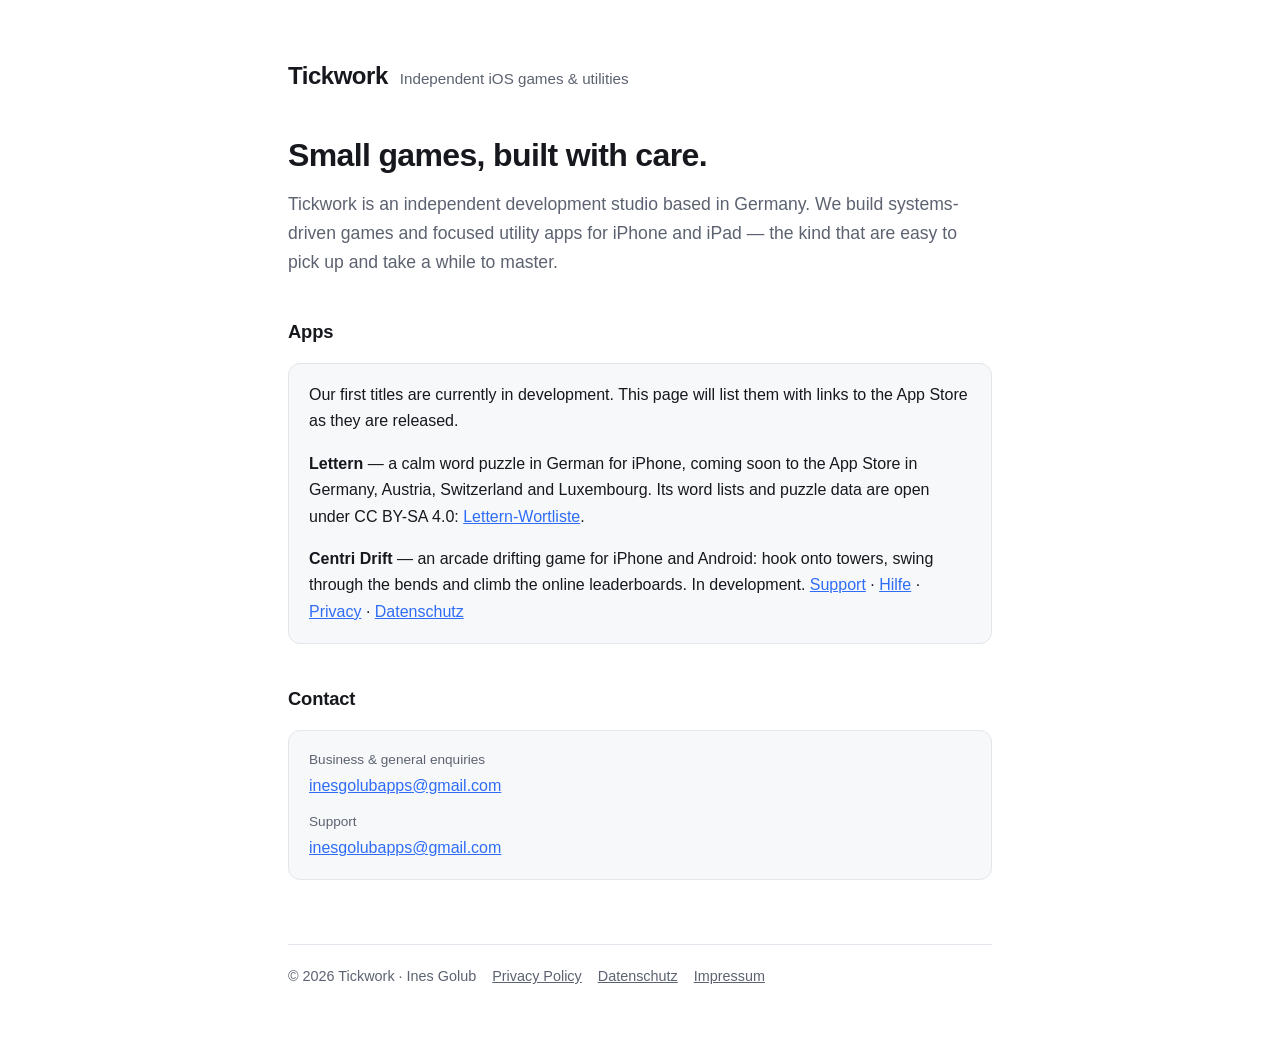
<file: index.html>
<!DOCTYPE html>
<html lang="en">
<head>
<meta charset="utf-8">
<meta name="viewport" content="width=device-width, initial-scale=1">
<title>Tickwork — Independent iOS Games</title>
<meta name="description" content="Tickwork is an independent studio building small, systems-driven games and utilities for iPhone and iPad.">
<link rel="stylesheet" href="style.css">
</head>
<body>
<div class="wrap">

  <header class="site">
    <a class="mark" href="/">Tickwork</a>
    <span class="tag">Independent iOS games &amp; utilities</span>
  </header>

  <h1>Small games, built with care.</h1>
  <p class="lead">Tickwork is an independent development studio based in Germany. We build systems-driven games and focused utility apps for iPhone and iPad — the kind that are easy to pick up and take a while to master.</p>

  <h2>Apps</h2>
  <div class="card">
    <p>Our first titles are currently in development. This page will list them with links to the App Store as they are released.</p>
    <p><strong>Lettern</strong> — a calm word puzzle in German for iPhone, coming soon to the App Store in Germany, Austria, Switzerland and Luxembourg. Its word lists and puzzle data are open under CC BY-SA 4.0: <a href="https://github.com/inesgolubapps/lettern-wortliste">Lettern-Wortliste</a>.</p>
    <p><strong>Centri Drift</strong> — an arcade drifting game for iPhone and Android: hook onto towers, swing through the bends and climb the online leaderboards. In development. <a href="centri-drift/support-en.html">Support</a> · <a href="centri-drift/support.html">Hilfe</a> · <a href="centri-drift/privacy.html">Privacy</a> · <a href="centri-drift/datenschutz.html">Datenschutz</a></p>
  </div>

  <h2>Contact</h2>
  <div class="card">
    <dl class="meta">
      <dt>Business &amp; general enquiries</dt>
      <dd><a href="mailto:inesgolubapps@gmail.com">inesgolubapps@gmail.com</a></dd>
      <dt>Support</dt>
      <dd><a href="mailto:inesgolubapps@gmail.com">inesgolubapps@gmail.com</a></dd>
    </dl>
  </div>

  <footer class="site">
    <span>© 2026 Tickwork · Ines Golub</span>
    <a href="privacy.html">Privacy Policy</a>
    <a href="datenschutz.html">Datenschutz</a>
    <a href="impressum.html">Impressum</a>
  </footer>

</div>
</body>
</html>
</file>
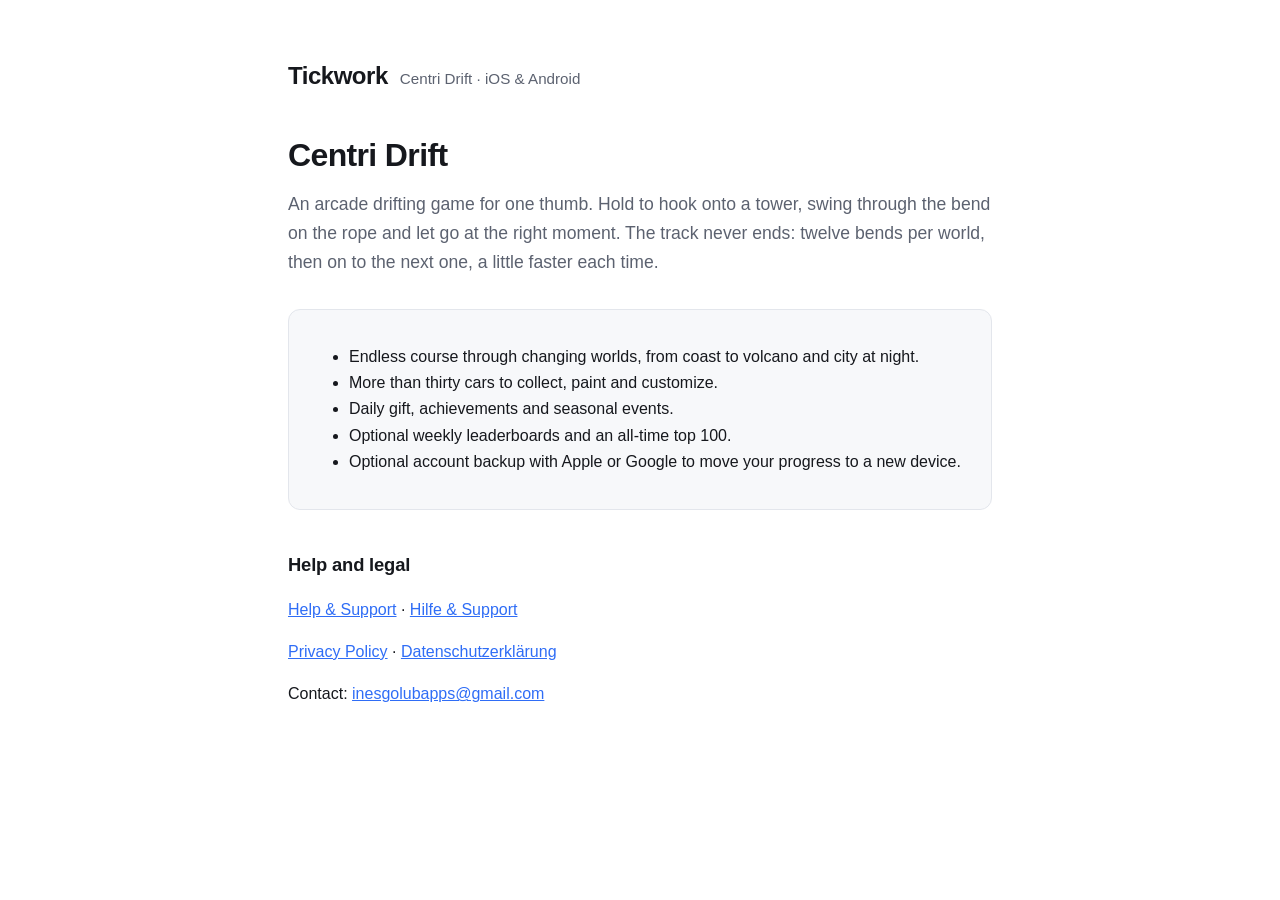
<file: centri-drift/index.html>
<!DOCTYPE html>
<html lang="en">
<head>
<meta charset="utf-8">
<meta name="viewport" content="width=device-width, initial-scale=1">
<title>Centri Drift — Tickwork</title>
<meta name="description" content="Centri Drift is an arcade drifting game: hook onto towers, swing through the bend and let go at the right moment. Endless worlds, daily gifts, weekly leaderboards.">
<link rel="stylesheet" href="../style.css">
</head>
<body>
<div class="wrap">

  <header class="site">
    <a class="mark" href="/">Tickwork</a>
    <span class="tag">Centri Drift · iOS &amp; Android</span>
  </header>

  <h1>Centri Drift</h1>
  <p class="lead">An arcade drifting game for one thumb. Hold to hook onto a tower, swing through the bend on the rope and let go at the right moment. The track never ends: twelve bends per world, then on to the next one, a little faster each time.</p>

  <div class="card">
    <ul>
      <li>Endless course through changing worlds, from coast to volcano and city at night.</li>
      <li>More than thirty cars to collect, paint and customize.</li>
      <li>Daily gift, achievements and seasonal events.</li>
      <li>Optional weekly leaderboards and an all-time top 100.</li>
      <li>Optional account backup with Apple or Google to move your progress to a new device.</li>
    </ul>
  </div>

  <h2>Help and legal</h2>
  <p><a href="support-en.html">Help &amp; Support</a> · <a href="support.html" hreflang="de" lang="de">Hilfe &amp; Support</a></p>
  <p><a href="privacy.html">Privacy Policy</a> · <a href="datenschutz.html" hreflang="de" lang="de">Datenschutzerklärung</a></p>
  <p>Contact: <a href="mailto:inesgolubapps@gmail.com?subject=Centri%20Drift">inesgolubapps@gmail.com</a></p>

</div>
</body>
</html>
</file>
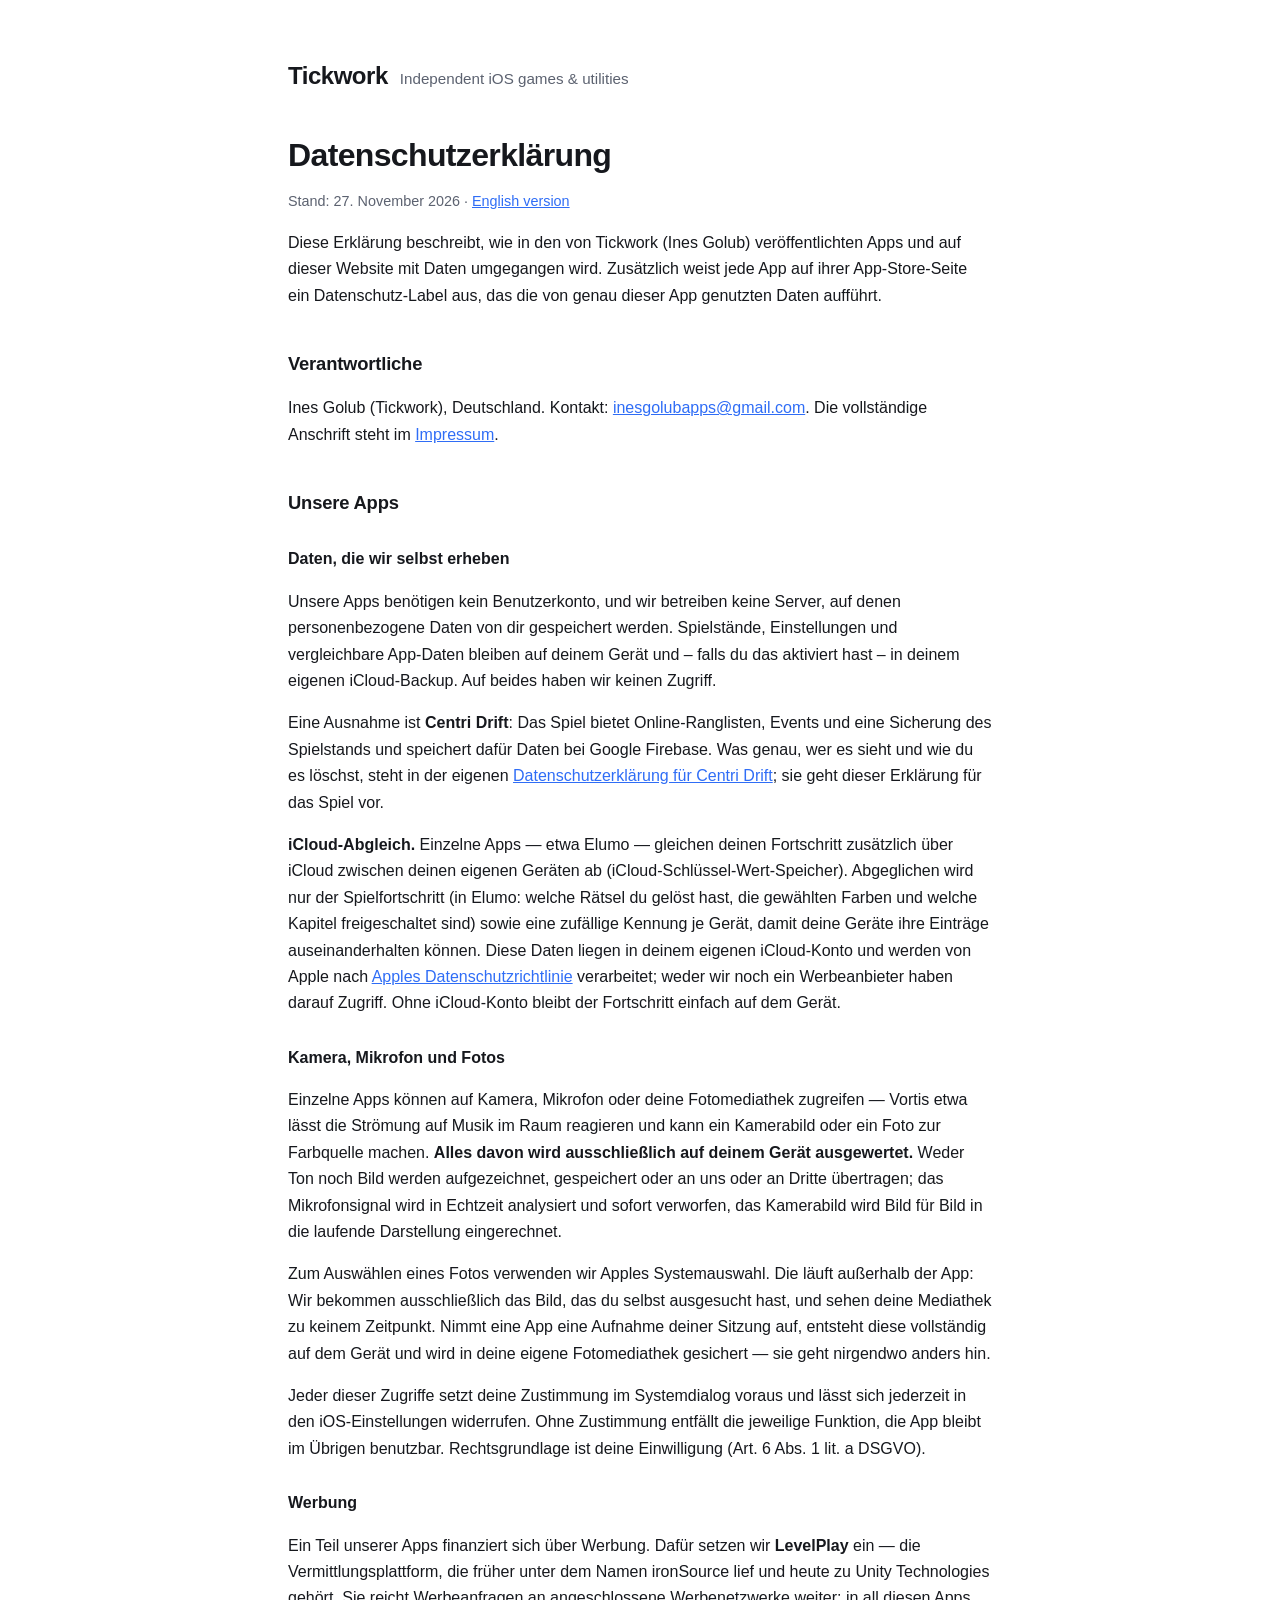
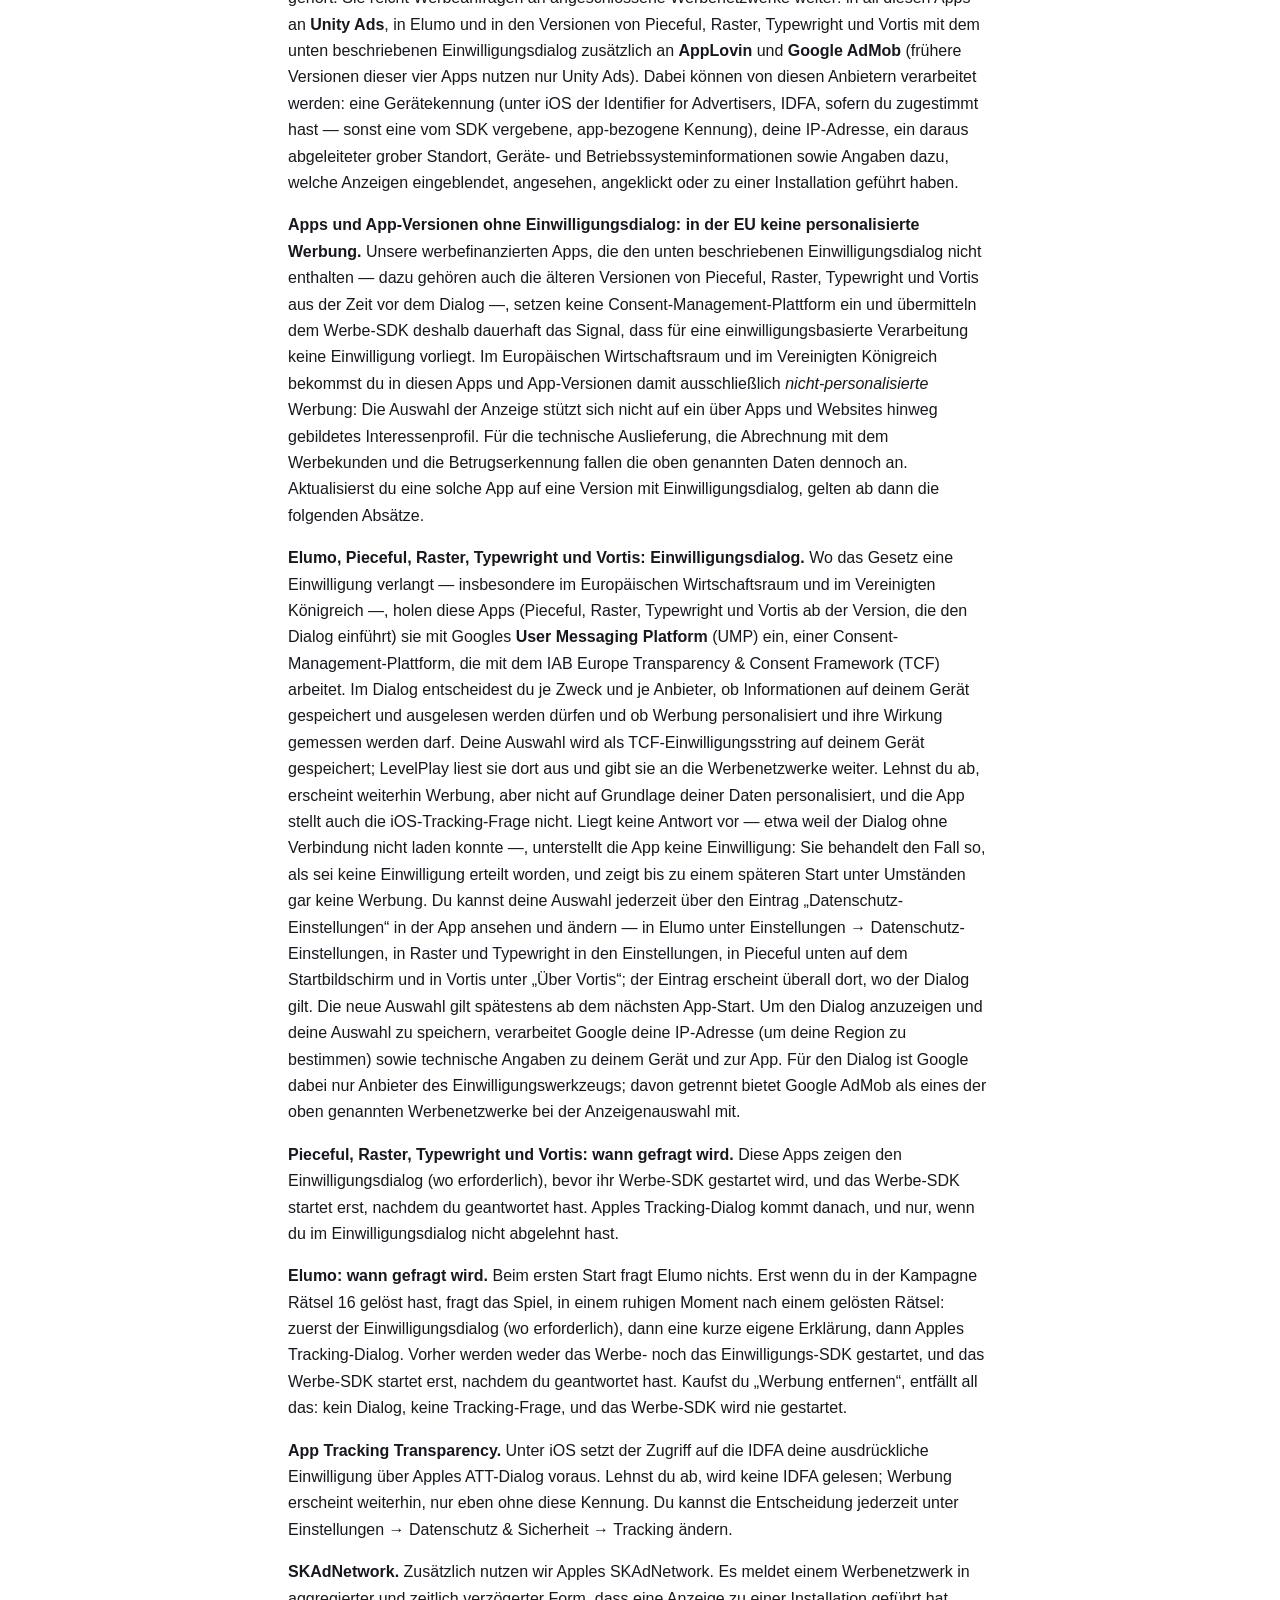
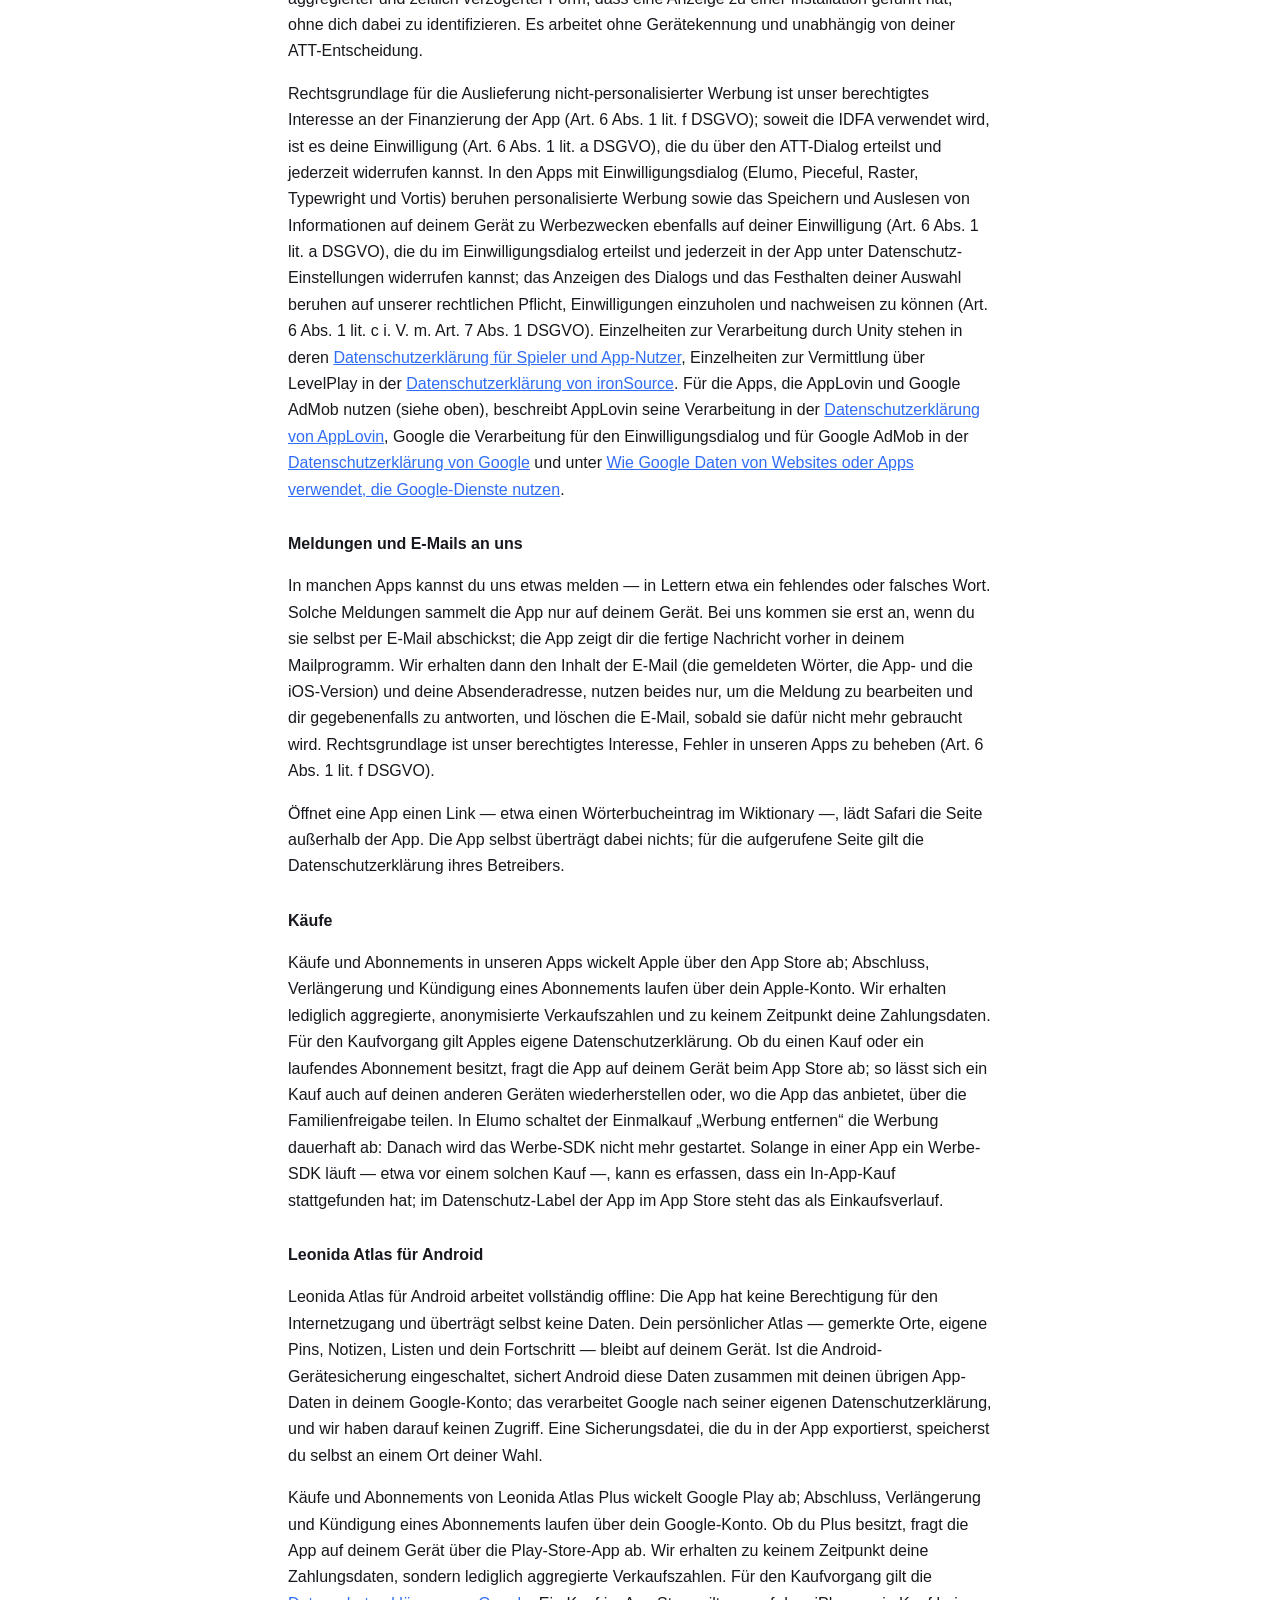
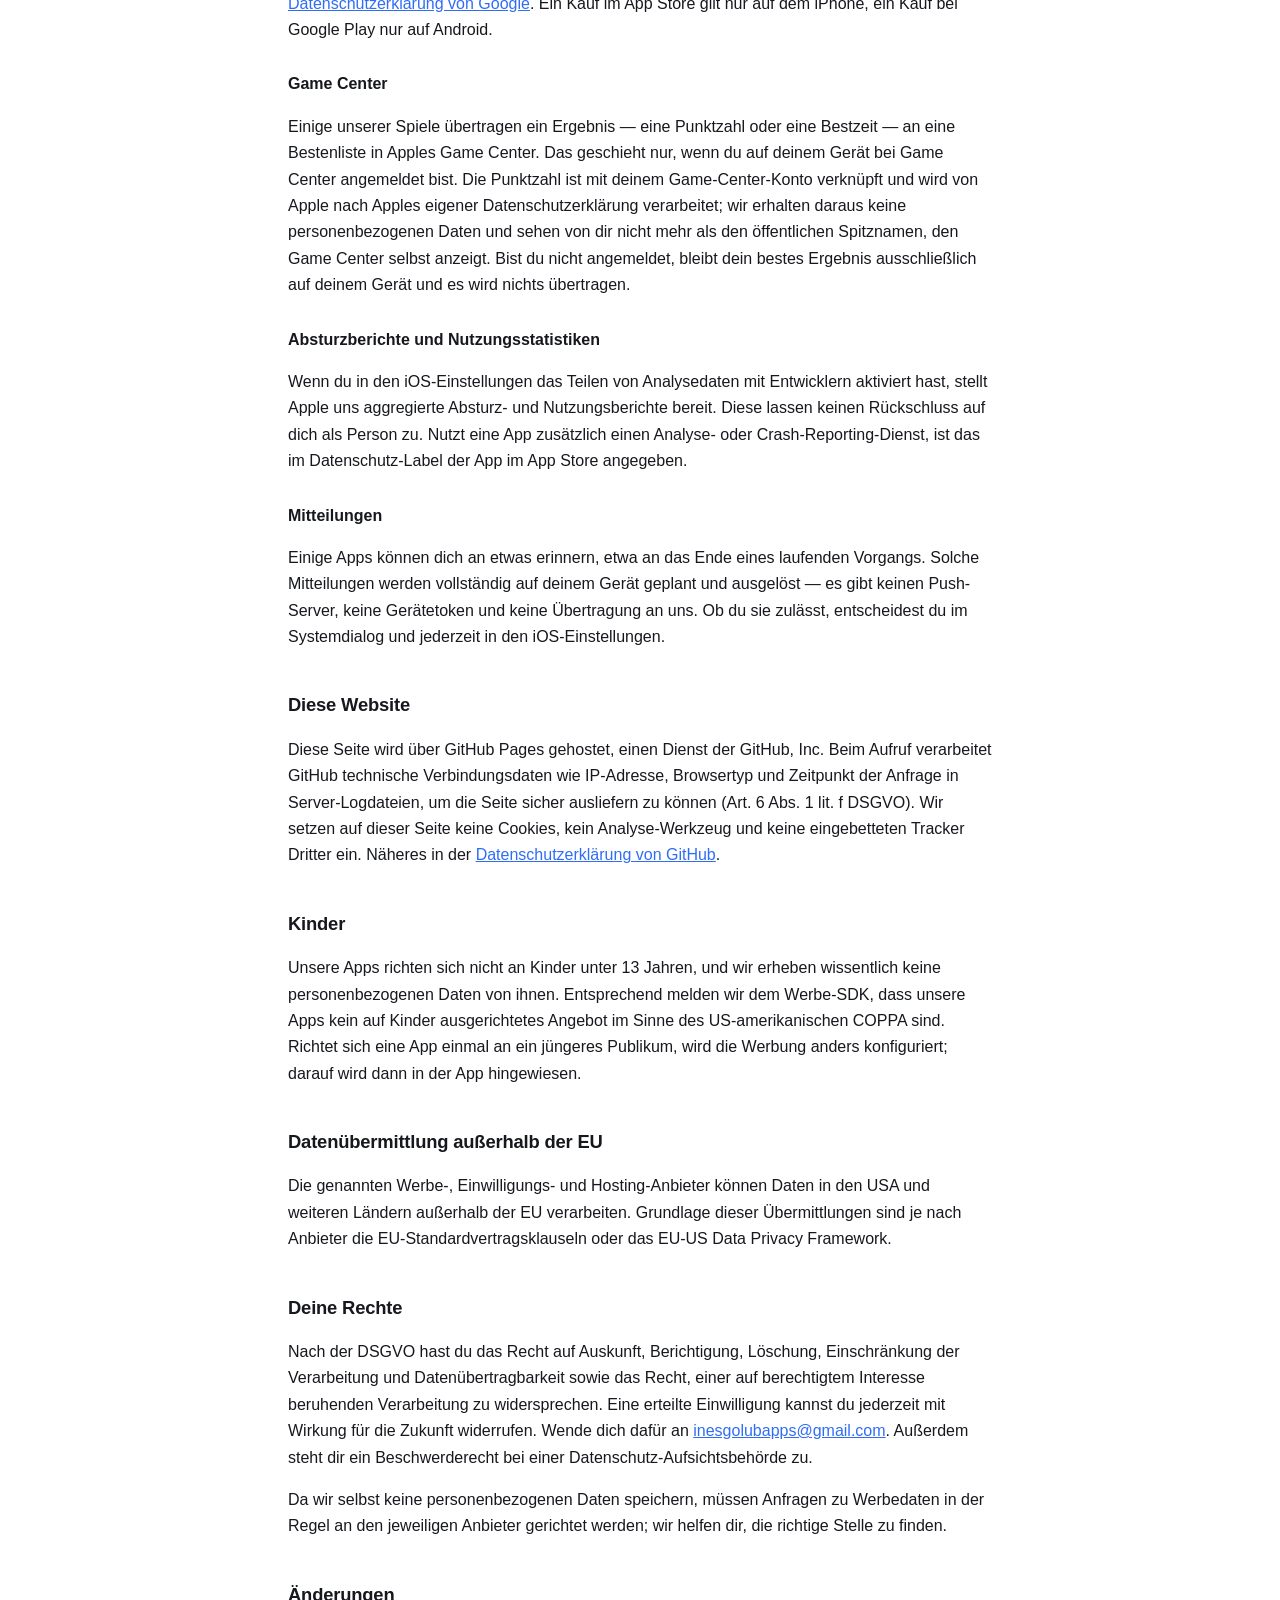
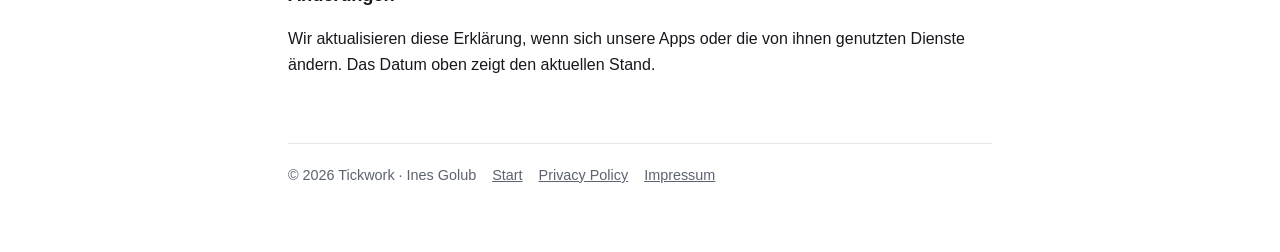
<file: datenschutz.html>
<!DOCTYPE html>
<html lang="de">
<head>
<meta charset="utf-8">
<meta name="viewport" content="width=device-width, initial-scale=1">
<title>Datenschutzerklärung — Tickwork</title>
<meta name="description" content="Wie Tickwork-Apps und diese Website mit Daten umgehen.">
<link rel="stylesheet" href="style.css">
</head>
<body>
<div class="wrap">

  <header class="site">
    <a class="mark" href="/">Tickwork</a>
    <span class="tag">Independent iOS games &amp; utilities</span>
  </header>

  <h1>Datenschutzerklärung</h1>
  <p class="updated">Stand: 27. November 2026 · <a href="privacy.html">English version</a></p>

  <p>Diese Erklärung beschreibt, wie in den von Tickwork (Ines Golub) veröffentlichten Apps und auf dieser Website mit Daten umgegangen wird. Zusätzlich weist jede App auf ihrer App-Store-Seite ein Datenschutz-Label aus, das die von genau dieser App genutzten Daten aufführt.</p>

  <h2>Verantwortliche</h2>
  <p>Ines Golub (Tickwork), Deutschland. Kontakt: <a href="mailto:inesgolubapps@gmail.com">inesgolubapps@gmail.com</a>. Die vollständige Anschrift steht im <a href="impressum.html">Impressum</a>.</p>

  <h2>Unsere Apps</h2>

  <h3>Daten, die wir selbst erheben</h3>
  <p>Unsere Apps benötigen kein Benutzerkonto, und wir betreiben keine Server, auf denen personenbezogene Daten von dir gespeichert werden. Spielstände, Einstellungen und vergleichbare App-Daten bleiben auf deinem Gerät und – falls du das aktiviert hast – in deinem eigenen iCloud-Backup. Auf beides haben wir keinen Zugriff.</p>
  <p>Eine Ausnahme ist <strong>Centri Drift</strong>: Das Spiel bietet Online-Ranglisten, Events und eine Sicherung des Spielstands und speichert dafür Daten bei Google Firebase. Was genau, wer es sieht und wie du es löschst, steht in der eigenen <a href="centri-drift/datenschutz.html">Datenschutzerklärung für Centri Drift</a>; sie geht dieser Erklärung für das Spiel vor.</p>
  <p><strong>iCloud-Abgleich.</strong> Einzelne Apps — etwa Elumo — gleichen deinen Fortschritt zusätzlich über iCloud zwischen deinen eigenen Geräten ab (iCloud-Schlüssel-Wert-Speicher). Abgeglichen wird nur der Spielfortschritt (in Elumo: welche Rätsel du gelöst hast, die gewählten Farben und welche Kapitel freigeschaltet sind) sowie eine zufällige Kennung je Gerät, damit deine Geräte ihre Einträge auseinanderhalten können. Diese Daten liegen in deinem eigenen iCloud-Konto und werden von Apple nach <a href="https://www.apple.com/legal/privacy/de-ww/" rel="noopener">Apples Datenschutzrichtlinie</a> verarbeitet; weder wir noch ein Werbeanbieter haben darauf Zugriff. Ohne iCloud-Konto bleibt der Fortschritt einfach auf dem Gerät.</p>

  <h3>Kamera, Mikrofon und Fotos</h3>
  <p>Einzelne Apps können auf Kamera, Mikrofon oder deine Fotomediathek zugreifen — Vortis etwa lässt die Strömung auf Musik im Raum reagieren und kann ein Kamerabild oder ein Foto zur Farbquelle machen. <strong>Alles davon wird ausschließlich auf deinem Gerät ausgewertet.</strong> Weder Ton noch Bild werden aufgezeichnet, gespeichert oder an uns oder an Dritte übertragen; das Mikrofonsignal wird in Echtzeit analysiert und sofort verworfen, das Kamerabild wird Bild für Bild in die laufende Darstellung eingerechnet.</p>
  <p>Zum Auswählen eines Fotos verwenden wir Apples Systemauswahl. Die läuft außerhalb der App: Wir bekommen ausschließlich das Bild, das du selbst ausgesucht hast, und sehen deine Mediathek zu keinem Zeitpunkt. Nimmt eine App eine Aufnahme deiner Sitzung auf, entsteht diese vollständig auf dem Gerät und wird in deine eigene Fotomediathek gesichert — sie geht nirgendwo anders hin.</p>
  <p>Jeder dieser Zugriffe setzt deine Zustimmung im Systemdialog voraus und lässt sich jederzeit in den iOS-Einstellungen widerrufen. Ohne Zustimmung entfällt die jeweilige Funktion, die App bleibt im Übrigen benutzbar. Rechtsgrundlage ist deine Einwilligung (Art. 6 Abs. 1 lit. a DSGVO).</p>

  <h3>Werbung</h3>
  <p>Ein Teil unserer Apps finanziert sich über Werbung. Dafür setzen wir <strong>LevelPlay</strong> ein — die Vermittlungsplattform, die früher unter dem Namen ironSource lief und heute zu Unity Technologies gehört. Sie reicht Werbeanfragen an angeschlossene Werbenetzwerke weiter: in all diesen Apps an <strong>Unity Ads</strong>, in Elumo und in den Versionen von Pieceful, Raster, Typewright und Vortis mit dem unten beschriebenen Einwilligungsdialog zusätzlich an <strong>AppLovin</strong> und <strong>Google AdMob</strong> (frühere Versionen dieser vier Apps nutzen nur Unity Ads). Dabei können von diesen Anbietern verarbeitet werden: eine Gerätekennung (unter iOS der Identifier for Advertisers, IDFA, sofern du zugestimmt hast — sonst eine vom SDK vergebene, app-bezogene Kennung), deine IP-Adresse, ein daraus abgeleiteter grober Standort, Geräte- und Betriebssysteminformationen sowie Angaben dazu, welche Anzeigen eingeblendet, angesehen, angeklickt oder zu einer Installation geführt haben.</p>
  <p><strong>Apps und App-Versionen ohne Einwilligungsdialog: in der EU keine personalisierte Werbung.</strong> Unsere werbefinanzierten Apps, die den unten beschriebenen Einwilligungsdialog nicht enthalten — dazu gehören auch die älteren Versionen von Pieceful, Raster, Typewright und Vortis aus der Zeit vor dem Dialog —, setzen keine Consent-Management-Plattform ein und übermitteln dem Werbe-SDK deshalb dauerhaft das Signal, dass für eine einwilligungsbasierte Verarbeitung keine Einwilligung vorliegt. Im Europäischen Wirtschaftsraum und im Vereinigten Königreich bekommst du in diesen Apps und App-Versionen damit ausschließlich <em>nicht-personalisierte</em> Werbung: Die Auswahl der Anzeige stützt sich nicht auf ein über Apps und Websites hinweg gebildetes Interessenprofil. Für die technische Auslieferung, die Abrechnung mit dem Werbekunden und die Betrugserkennung fallen die oben genannten Daten dennoch an. Aktualisierst du eine solche App auf eine Version mit Einwilligungsdialog, gelten ab dann die folgenden Absätze.</p>
  <p><strong>Elumo, Pieceful, Raster, Typewright und Vortis: Einwilligungsdialog.</strong> Wo das Gesetz eine Einwilligung verlangt — insbesondere im Europäischen Wirtschaftsraum und im Vereinigten Königreich —, holen diese Apps (Pieceful, Raster, Typewright und Vortis ab der Version, die den Dialog einführt) sie mit Googles <strong>User Messaging Platform</strong> (UMP) ein, einer Consent-Management-Plattform, die mit dem IAB Europe Transparency &amp; Consent Framework (TCF) arbeitet. Im Dialog entscheidest du je Zweck und je Anbieter, ob Informationen auf deinem Gerät gespeichert und ausgelesen werden dürfen und ob Werbung personalisiert und ihre Wirkung gemessen werden darf. Deine Auswahl wird als TCF-Einwilligungsstring auf deinem Gerät gespeichert; LevelPlay liest sie dort aus und gibt sie an die Werbenetzwerke weiter. Lehnst du ab, erscheint weiterhin Werbung, aber nicht auf Grundlage deiner Daten personalisiert, und die App stellt auch die iOS-Tracking-Frage nicht. Liegt keine Antwort vor — etwa weil der Dialog ohne Verbindung nicht laden konnte —, unterstellt die App keine Einwilligung: Sie behandelt den Fall so, als sei keine Einwilligung erteilt worden, und zeigt bis zu einem späteren Start unter Umständen gar keine Werbung. Du kannst deine Auswahl jederzeit über den Eintrag „Datenschutz-Einstellungen“ in der App ansehen und ändern — in Elumo unter Einstellungen → Datenschutz-Einstellungen, in Raster und Typewright in den Einstellungen, in Pieceful unten auf dem Startbildschirm und in Vortis unter „Über Vortis“; der Eintrag erscheint überall dort, wo der Dialog gilt. Die neue Auswahl gilt spätestens ab dem nächsten App-Start. Um den Dialog anzuzeigen und deine Auswahl zu speichern, verarbeitet Google deine IP-Adresse (um deine Region zu bestimmen) sowie technische Angaben zu deinem Gerät und zur App. Für den Dialog ist Google dabei nur Anbieter des Einwilligungswerkzeugs; davon getrennt bietet Google AdMob als eines der oben genannten Werbenetzwerke bei der Anzeigenauswahl mit.</p>
  <p><strong>Pieceful, Raster, Typewright und Vortis: wann gefragt wird.</strong> Diese Apps zeigen den Einwilligungsdialog (wo erforderlich), bevor ihr Werbe-SDK gestartet wird, und das Werbe-SDK startet erst, nachdem du geantwortet hast. Apples Tracking-Dialog kommt danach, und nur, wenn du im Einwilligungsdialog nicht abgelehnt hast.</p>
  <p><strong>Elumo: wann gefragt wird.</strong> Beim ersten Start fragt Elumo nichts. Erst wenn du in der Kampagne Rätsel 16 gelöst hast, fragt das Spiel, in einem ruhigen Moment nach einem gelösten Rätsel: zuerst der Einwilligungsdialog (wo erforderlich), dann eine kurze eigene Erklärung, dann Apples Tracking-Dialog. Vorher werden weder das Werbe- noch das Einwilligungs-SDK gestartet, und das Werbe-SDK startet erst, nachdem du geantwortet hast. Kaufst du „Werbung entfernen“, entfällt all das: kein Dialog, keine Tracking-Frage, und das Werbe-SDK wird nie gestartet.</p>
  <p><strong>App Tracking Transparency.</strong> Unter iOS setzt der Zugriff auf die IDFA deine ausdrückliche Einwilligung über Apples ATT-Dialog voraus. Lehnst du ab, wird keine IDFA gelesen; Werbung erscheint weiterhin, nur eben ohne diese Kennung. Du kannst die Entscheidung jederzeit unter Einstellungen → Datenschutz &amp; Sicherheit → Tracking ändern.</p>
  <p><strong>SKAdNetwork.</strong> Zusätzlich nutzen wir Apples SKAdNetwork. Es meldet einem Werbenetzwerk in aggregierter und zeitlich verzögerter Form, dass eine Anzeige zu einer Installation geführt hat, ohne dich dabei zu identifizieren. Es arbeitet ohne Gerätekennung und unabhängig von deiner ATT-Entscheidung.</p>
  <p>Rechtsgrundlage für die Auslieferung nicht-personalisierter Werbung ist unser berechtigtes Interesse an der Finanzierung der App (Art. 6 Abs. 1 lit. f DSGVO); soweit die IDFA verwendet wird, ist es deine Einwilligung (Art. 6 Abs. 1 lit. a DSGVO), die du über den ATT-Dialog erteilst und jederzeit widerrufen kannst. In den Apps mit Einwilligungsdialog (Elumo, Pieceful, Raster, Typewright und Vortis) beruhen personalisierte Werbung sowie das Speichern und Auslesen von Informationen auf deinem Gerät zu Werbezwecken ebenfalls auf deiner Einwilligung (Art. 6 Abs. 1 lit. a DSGVO), die du im Einwilligungsdialog erteilst und jederzeit in der App unter Datenschutz-Einstellungen widerrufen kannst; das Anzeigen des Dialogs und das Festhalten deiner Auswahl beruhen auf unserer rechtlichen Pflicht, Einwilligungen einzuholen und nachweisen zu können (Art. 6 Abs. 1 lit. c i. V. m. Art. 7 Abs. 1 DSGVO). Einzelheiten zur Verarbeitung durch Unity stehen in deren <a href="https://unity.com/legal/game-player-and-app-user-privacy-policy" rel="noopener">Datenschutzerklärung für Spieler und App-Nutzer</a>, Einzelheiten zur Vermittlung über LevelPlay in der <a href="https://www.is.com/privacy-policy/" rel="noopener">Datenschutzerklärung von ironSource</a>. Für die Apps, die AppLovin und Google AdMob nutzen (siehe oben), beschreibt AppLovin seine Verarbeitung in der <a href="https://legal.applovin.com/privacy/" rel="noopener">Datenschutzerklärung von AppLovin</a>, Google die Verarbeitung für den Einwilligungsdialog und für Google AdMob in der <a href="https://policies.google.com/privacy?hl=de" rel="noopener">Datenschutzerklärung von Google</a> und unter <a href="https://policies.google.com/technologies/partner-sites?hl=de" rel="noopener">Wie Google Daten von Websites oder Apps verwendet, die Google-Dienste nutzen</a>.</p>

  <h3>Meldungen und E-Mails an uns</h3>
  <p>In manchen Apps kannst du uns etwas melden — in Lettern etwa ein fehlendes oder falsches Wort. Solche Meldungen sammelt die App nur auf deinem Gerät. Bei uns kommen sie erst an, wenn du sie selbst per E-Mail abschickst; die App zeigt dir die fertige Nachricht vorher in deinem Mailprogramm. Wir erhalten dann den Inhalt der E-Mail (die gemeldeten Wörter, die App- und die iOS-Version) und deine Absenderadresse, nutzen beides nur, um die Meldung zu bearbeiten und dir gegebenenfalls zu antworten, und löschen die E-Mail, sobald sie dafür nicht mehr gebraucht wird. Rechtsgrundlage ist unser berechtigtes Interesse, Fehler in unseren Apps zu beheben (Art. 6 Abs. 1 lit. f DSGVO).</p>
  <p>Öffnet eine App einen Link — etwa einen Wörterbucheintrag im Wiktionary —, lädt Safari die Seite außerhalb der App. Die App selbst überträgt dabei nichts; für die aufgerufene Seite gilt die Datenschutzerklärung ihres Betreibers.</p>

  <h3>Käufe</h3>
  <p>Käufe und Abonnements in unseren Apps wickelt Apple über den App Store ab; Abschluss, Verlängerung und Kündigung eines Abonnements laufen über dein Apple-Konto. Wir erhalten lediglich aggregierte, anonymisierte Verkaufszahlen und zu keinem Zeitpunkt deine Zahlungsdaten. Für den Kaufvorgang gilt Apples eigene Datenschutzerklärung. Ob du einen Kauf oder ein laufendes Abonnement besitzt, fragt die App auf deinem Gerät beim App Store ab; so lässt sich ein Kauf auch auf deinen anderen Geräten wiederherstellen oder, wo die App das anbietet, über die Familienfreigabe teilen. In Elumo schaltet der Einmalkauf „Werbung entfernen“ die Werbung dauerhaft ab: Danach wird das Werbe-SDK nicht mehr gestartet. Solange in einer App ein Werbe-SDK läuft — etwa vor einem solchen Kauf —, kann es erfassen, dass ein In-App-Kauf stattgefunden hat; im Datenschutz-Label der App im App Store steht das als Einkaufsverlauf.</p>

  <h3>Leonida Atlas für Android</h3>
  <p>Leonida Atlas für Android arbeitet vollständig offline: Die App hat keine Berechtigung für den Internetzugang und überträgt selbst keine Daten. Dein persönlicher Atlas — gemerkte Orte, eigene Pins, Notizen, Listen und dein Fortschritt — bleibt auf deinem Gerät. Ist die Android-Gerätesicherung eingeschaltet, sichert Android diese Daten zusammen mit deinen übrigen App-Daten in deinem Google-Konto; das verarbeitet Google nach seiner eigenen Datenschutzerklärung, und wir haben darauf keinen Zugriff. Eine Sicherungsdatei, die du in der App exportierst, speicherst du selbst an einem Ort deiner Wahl.</p>
  <p>Käufe und Abonnements von Leonida Atlas Plus wickelt Google Play ab; Abschluss, Verlängerung und Kündigung eines Abonnements laufen über dein Google-Konto. Ob du Plus besitzt, fragt die App auf deinem Gerät über die Play-Store-App ab. Wir erhalten zu keinem Zeitpunkt deine Zahlungsdaten, sondern lediglich aggregierte Verkaufszahlen. Für den Kaufvorgang gilt die <a href="https://policies.google.com/privacy?hl=de" rel="noopener">Datenschutzerklärung von Google</a>. Ein Kauf im App Store gilt nur auf dem iPhone, ein Kauf bei Google Play nur auf Android.</p>

  <h3>Game Center</h3>
  <p>Einige unserer Spiele übertragen ein Ergebnis — eine Punktzahl oder eine Bestzeit — an eine Bestenliste in Apples Game Center. Das geschieht nur, wenn du auf deinem Gerät bei Game Center angemeldet bist. Die Punktzahl ist mit deinem Game-Center-Konto verknüpft und wird von Apple nach Apples eigener Datenschutzerklärung verarbeitet; wir erhalten daraus keine personenbezogenen Daten und sehen von dir nicht mehr als den öffentlichen Spitznamen, den Game Center selbst anzeigt. Bist du nicht angemeldet, bleibt dein bestes Ergebnis ausschließlich auf deinem Gerät und es wird nichts übertragen.</p>

  <h3>Absturzberichte und Nutzungsstatistiken</h3>
  <p>Wenn du in den iOS-Einstellungen das Teilen von Analysedaten mit Entwicklern aktiviert hast, stellt Apple uns aggregierte Absturz- und Nutzungsberichte bereit. Diese lassen keinen Rückschluss auf dich als Person zu. Nutzt eine App zusätzlich einen Analyse- oder Crash-Reporting-Dienst, ist das im Datenschutz-Label der App im App Store angegeben.</p>

  <h3>Mitteilungen</h3>
  <p>Einige Apps können dich an etwas erinnern, etwa an das Ende eines laufenden Vorgangs. Solche Mitteilungen werden vollständig auf deinem Gerät geplant und ausgelöst — es gibt keinen Push-Server, keine Gerätetoken und keine Übertragung an uns. Ob du sie zulässt, entscheidest du im Systemdialog und jederzeit in den iOS-Einstellungen.</p>

  <h2>Diese Website</h2>
  <p>Diese Seite wird über GitHub Pages gehostet, einen Dienst der GitHub, Inc. Beim Aufruf verarbeitet GitHub technische Verbindungsdaten wie IP-Adresse, Browsertyp und Zeitpunkt der Anfrage in Server-Logdateien, um die Seite sicher ausliefern zu können (Art. 6 Abs. 1 lit. f DSGVO). Wir setzen auf dieser Seite keine Cookies, kein Analyse-Werkzeug und keine eingebetteten Tracker Dritter ein. Näheres in der <a href="https://docs.github.com/en/site-policy/privacy-policies/github-privacy-statement" rel="noopener">Datenschutzerklärung von GitHub</a>.</p>

  <h2>Kinder</h2>
  <p>Unsere Apps richten sich nicht an Kinder unter 13 Jahren, und wir erheben wissentlich keine personenbezogenen Daten von ihnen. Entsprechend melden wir dem Werbe-SDK, dass unsere Apps kein auf Kinder ausgerichtetes Angebot im Sinne des US-amerikanischen COPPA sind. Richtet sich eine App einmal an ein jüngeres Publikum, wird die Werbung anders konfiguriert; darauf wird dann in der App hingewiesen.</p>

  <h2>Datenübermittlung außerhalb der EU</h2>
  <p>Die genannten Werbe-, Einwilligungs- und Hosting-Anbieter können Daten in den USA und weiteren Ländern außerhalb der EU verarbeiten. Grundlage dieser Übermittlungen sind je nach Anbieter die EU-Standardvertragsklauseln oder das EU-US Data Privacy Framework.</p>

  <h2>Deine Rechte</h2>
  <p>Nach der DSGVO hast du das Recht auf Auskunft, Berichtigung, Löschung, Einschränkung der Verarbeitung und Datenübertragbarkeit sowie das Recht, einer auf berechtigtem Interesse beruhenden Verarbeitung zu widersprechen. Eine erteilte Einwilligung kannst du jederzeit mit Wirkung für die Zukunft widerrufen. Wende dich dafür an <a href="mailto:inesgolubapps@gmail.com">inesgolubapps@gmail.com</a>. Außerdem steht dir ein Beschwerderecht bei einer Datenschutz-Aufsichtsbehörde zu.</p>
  <p>Da wir selbst keine personenbezogenen Daten speichern, müssen Anfragen zu Werbedaten in der Regel an den jeweiligen Anbieter gerichtet werden; wir helfen dir, die richtige Stelle zu finden.</p>

  <h2>Änderungen</h2>
  <p>Wir aktualisieren diese Erklärung, wenn sich unsere Apps oder die von ihnen genutzten Dienste ändern. Das Datum oben zeigt den aktuellen Stand.</p>

  <footer class="site">
    <span>© 2026 Tickwork · Ines Golub</span>
    <a href="index.html">Start</a>
    <a href="privacy.html">Privacy Policy</a>
    <a href="impressum.html">Impressum</a>
  </footer>

</div>
</body>
</html>
</file>
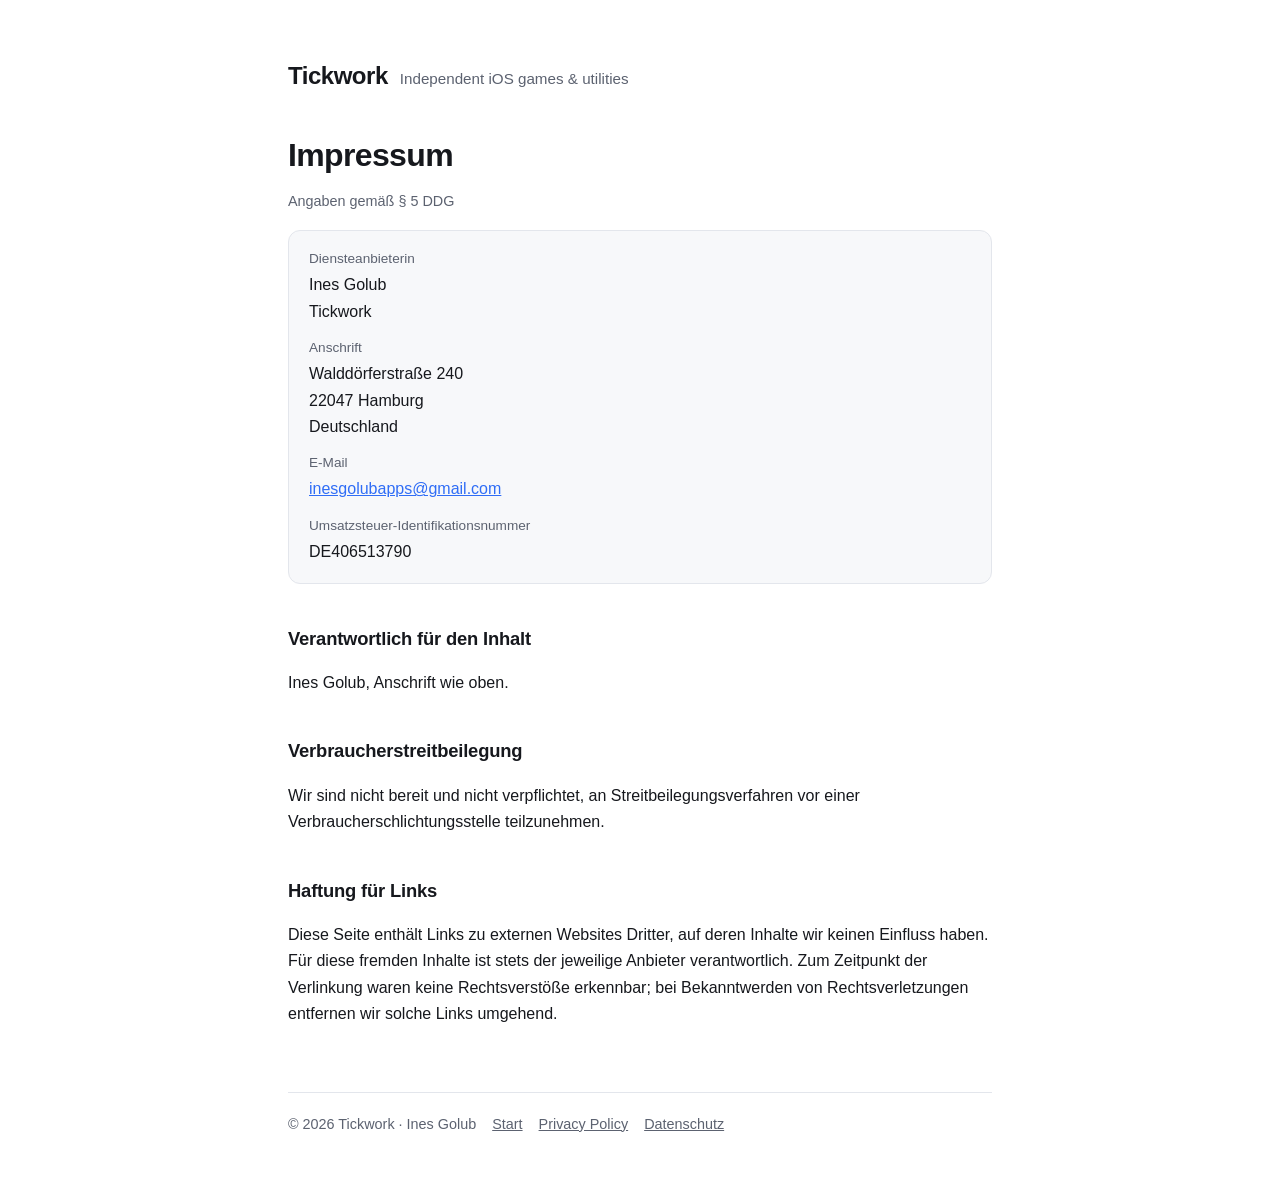
<file: impressum.html>
<!DOCTYPE html>
<html lang="de">
<head>
<meta charset="utf-8">
<meta name="viewport" content="width=device-width, initial-scale=1">
<title>Impressum — Tickwork</title>
<meta name="description" content="Anbieterkennzeichnung nach § 5 DDG.">
<link rel="stylesheet" href="style.css">
</head>
<body>
<div class="wrap">

  <header class="site">
    <a class="mark" href="/">Tickwork</a>
    <span class="tag">Independent iOS games &amp; utilities</span>
  </header>

  <h1>Impressum</h1>
  <p class="updated">Angaben gemäß § 5 DDG</p>

  <div class="card">
    <dl class="meta">
      <dt>Diensteanbieterin</dt>
      <dd>Ines Golub<br>Tickwork</dd>
      <dt>Anschrift</dt>
      <dd>Walddörferstraße 240<br>22047 Hamburg<br>Deutschland</dd>
      <dt>E-Mail</dt>
      <dd><a href="mailto:inesgolubapps@gmail.com">inesgolubapps@gmail.com</a></dd>
      <dt>Umsatzsteuer-Identifikationsnummer</dt>
      <dd>DE406513790</dd>
    </dl>
  </div>

  <h2>Verantwortlich für den Inhalt</h2>
  <p>Ines Golub, Anschrift wie oben.</p>

  <h2>Verbraucherstreitbeilegung</h2>
  <p>Wir sind nicht bereit und nicht verpflichtet, an Streitbeilegungsverfahren vor einer Verbraucherschlichtungsstelle teilzunehmen.</p>

  <h2>Haftung für Links</h2>
  <p>Diese Seite enthält Links zu externen Websites Dritter, auf deren Inhalte wir keinen Einfluss haben. Für diese fremden Inhalte ist stets der jeweilige Anbieter verantwortlich. Zum Zeitpunkt der Verlinkung waren keine Rechtsverstöße erkennbar; bei Bekanntwerden von Rechtsverletzungen entfernen wir solche Links umgehend.</p>

  <footer class="site">
    <span>© 2026 Tickwork · Ines Golub</span>
    <a href="index.html">Start</a>
    <a href="privacy.html">Privacy Policy</a>
    <a href="datenschutz.html">Datenschutz</a>
  </footer>

</div>
</body>
</html>
</file>
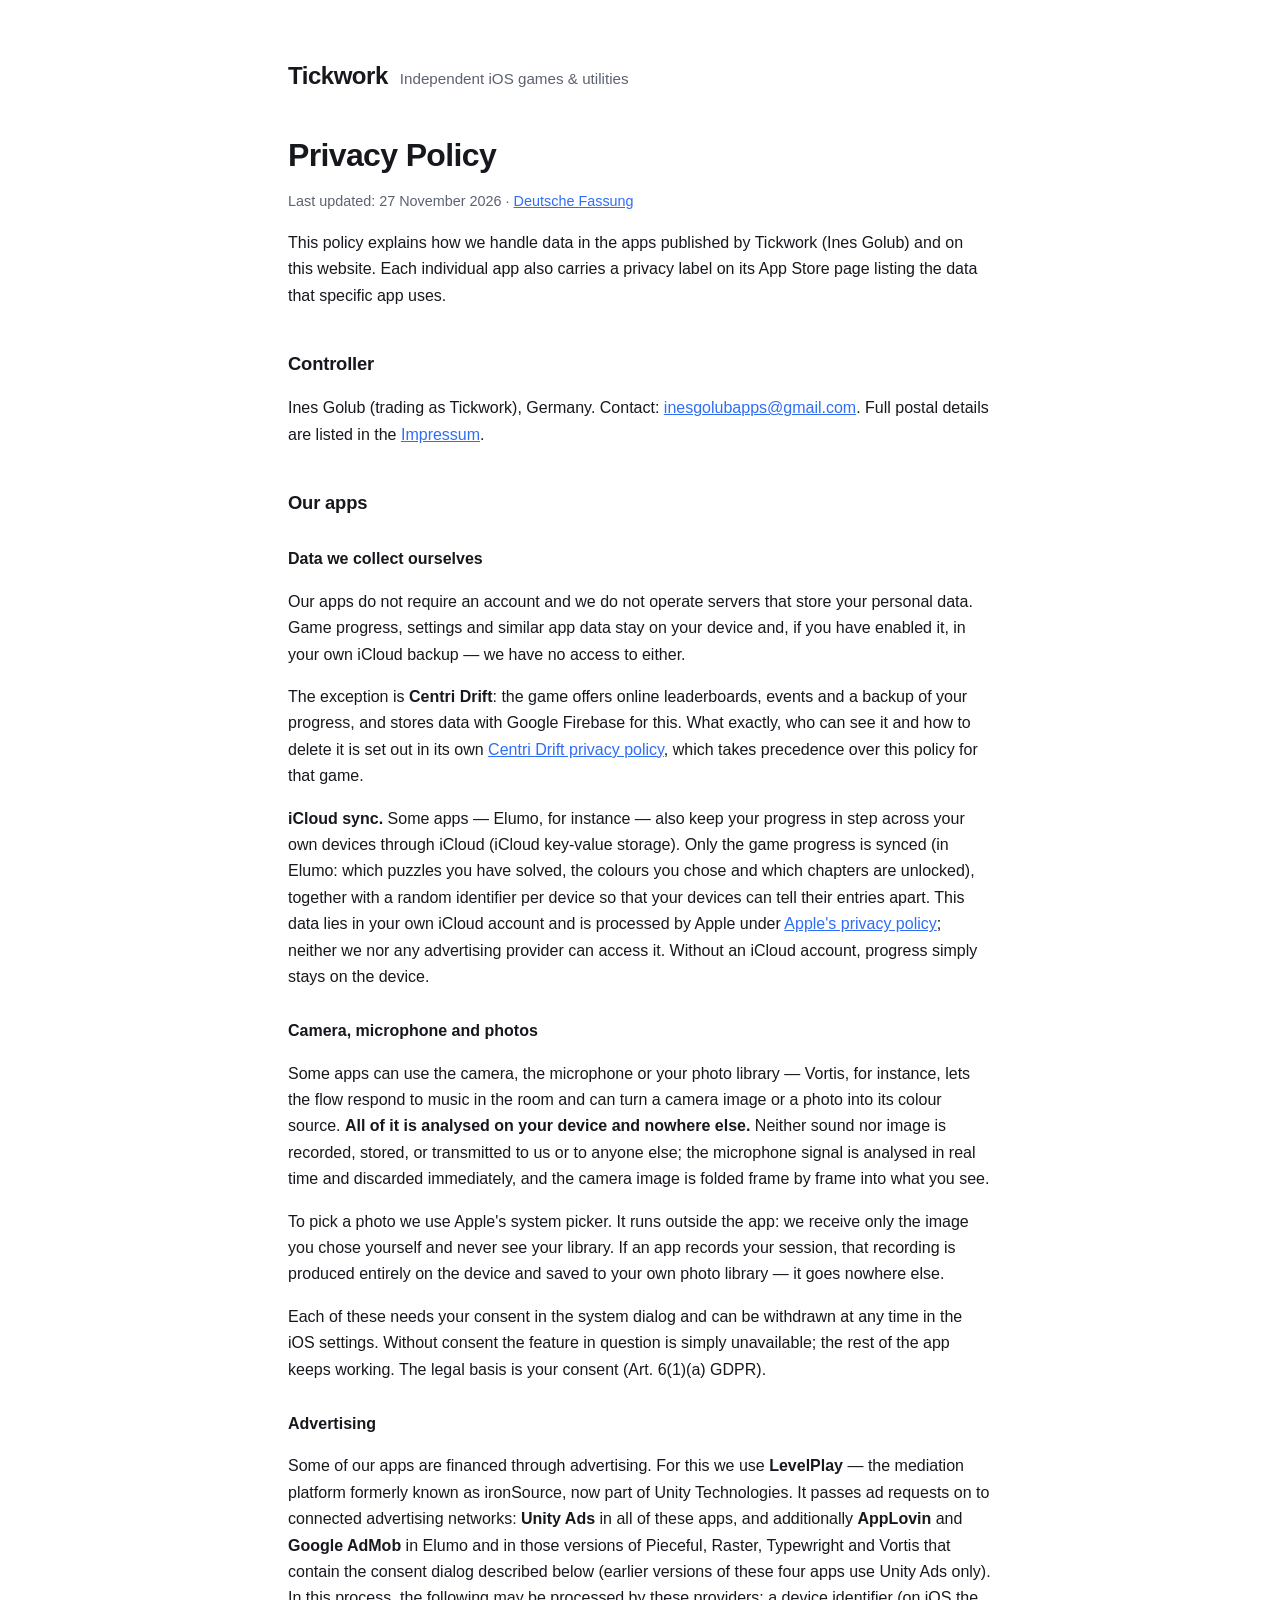
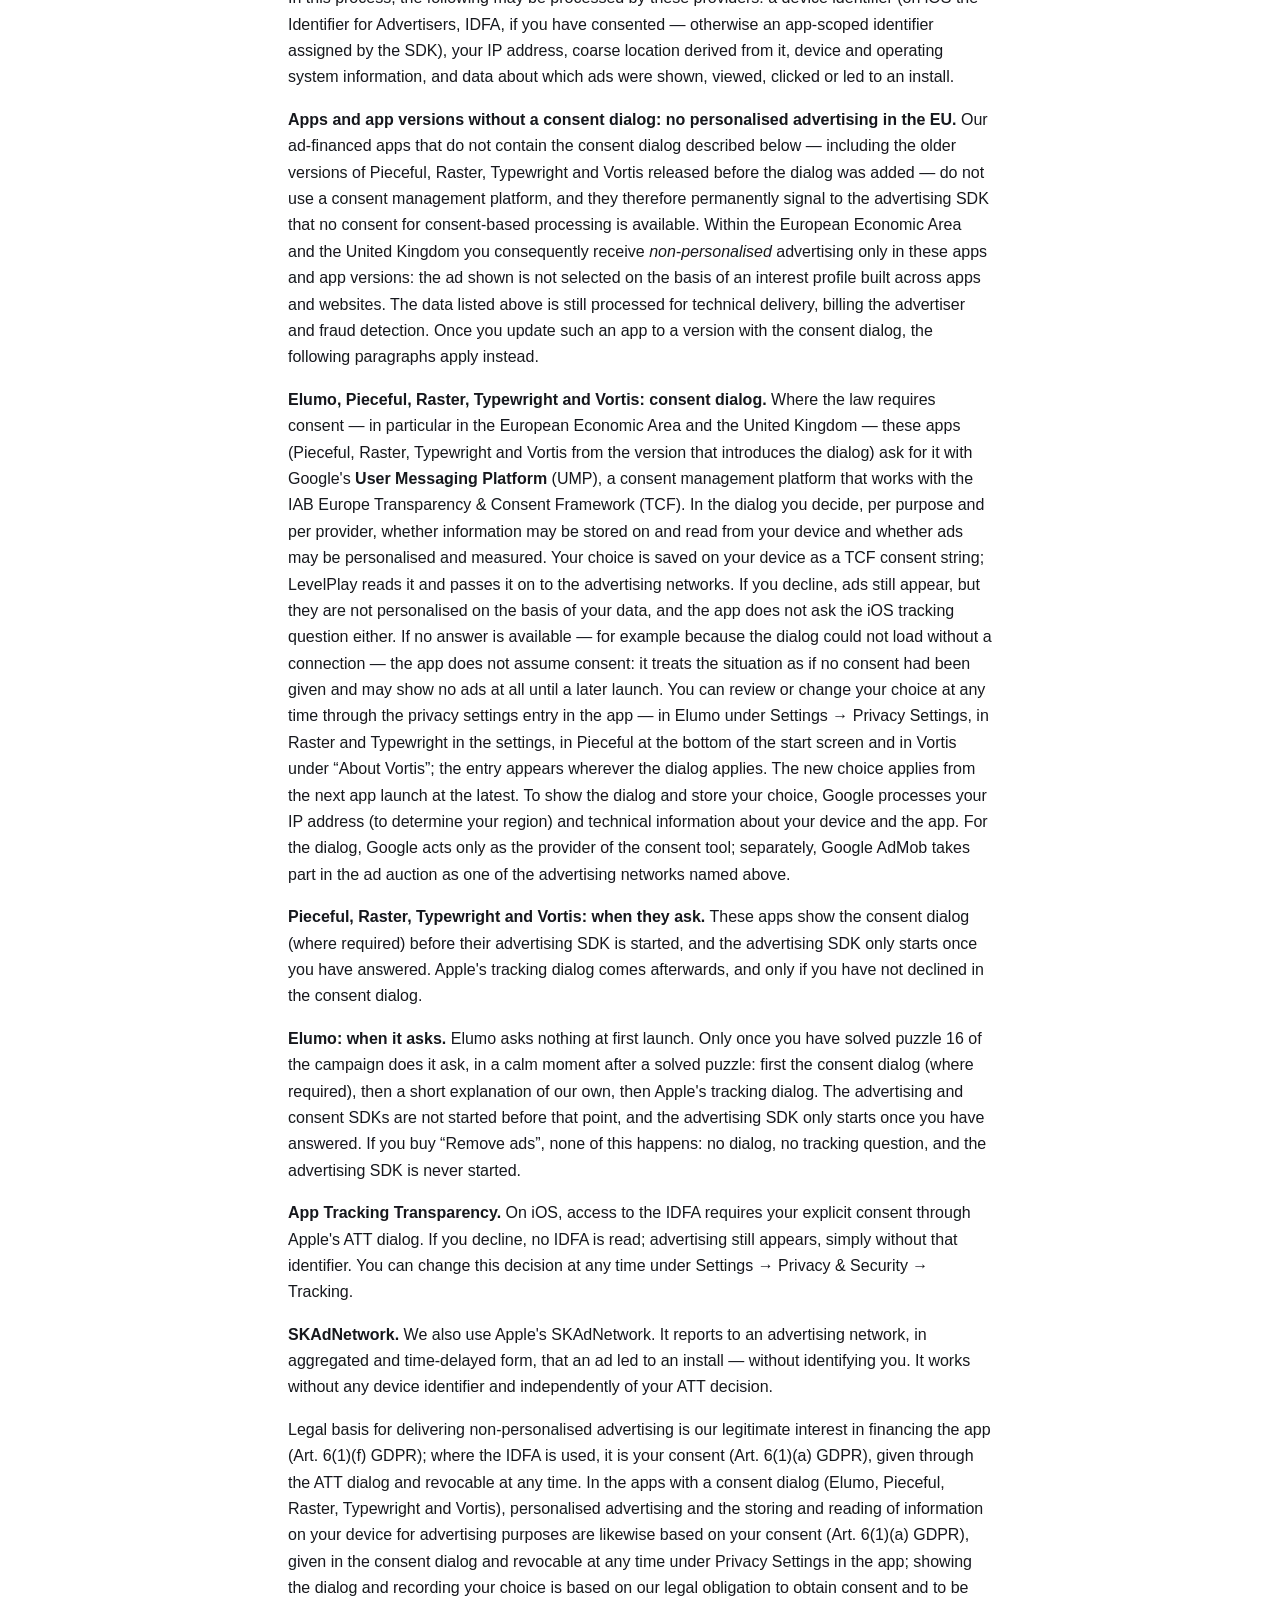
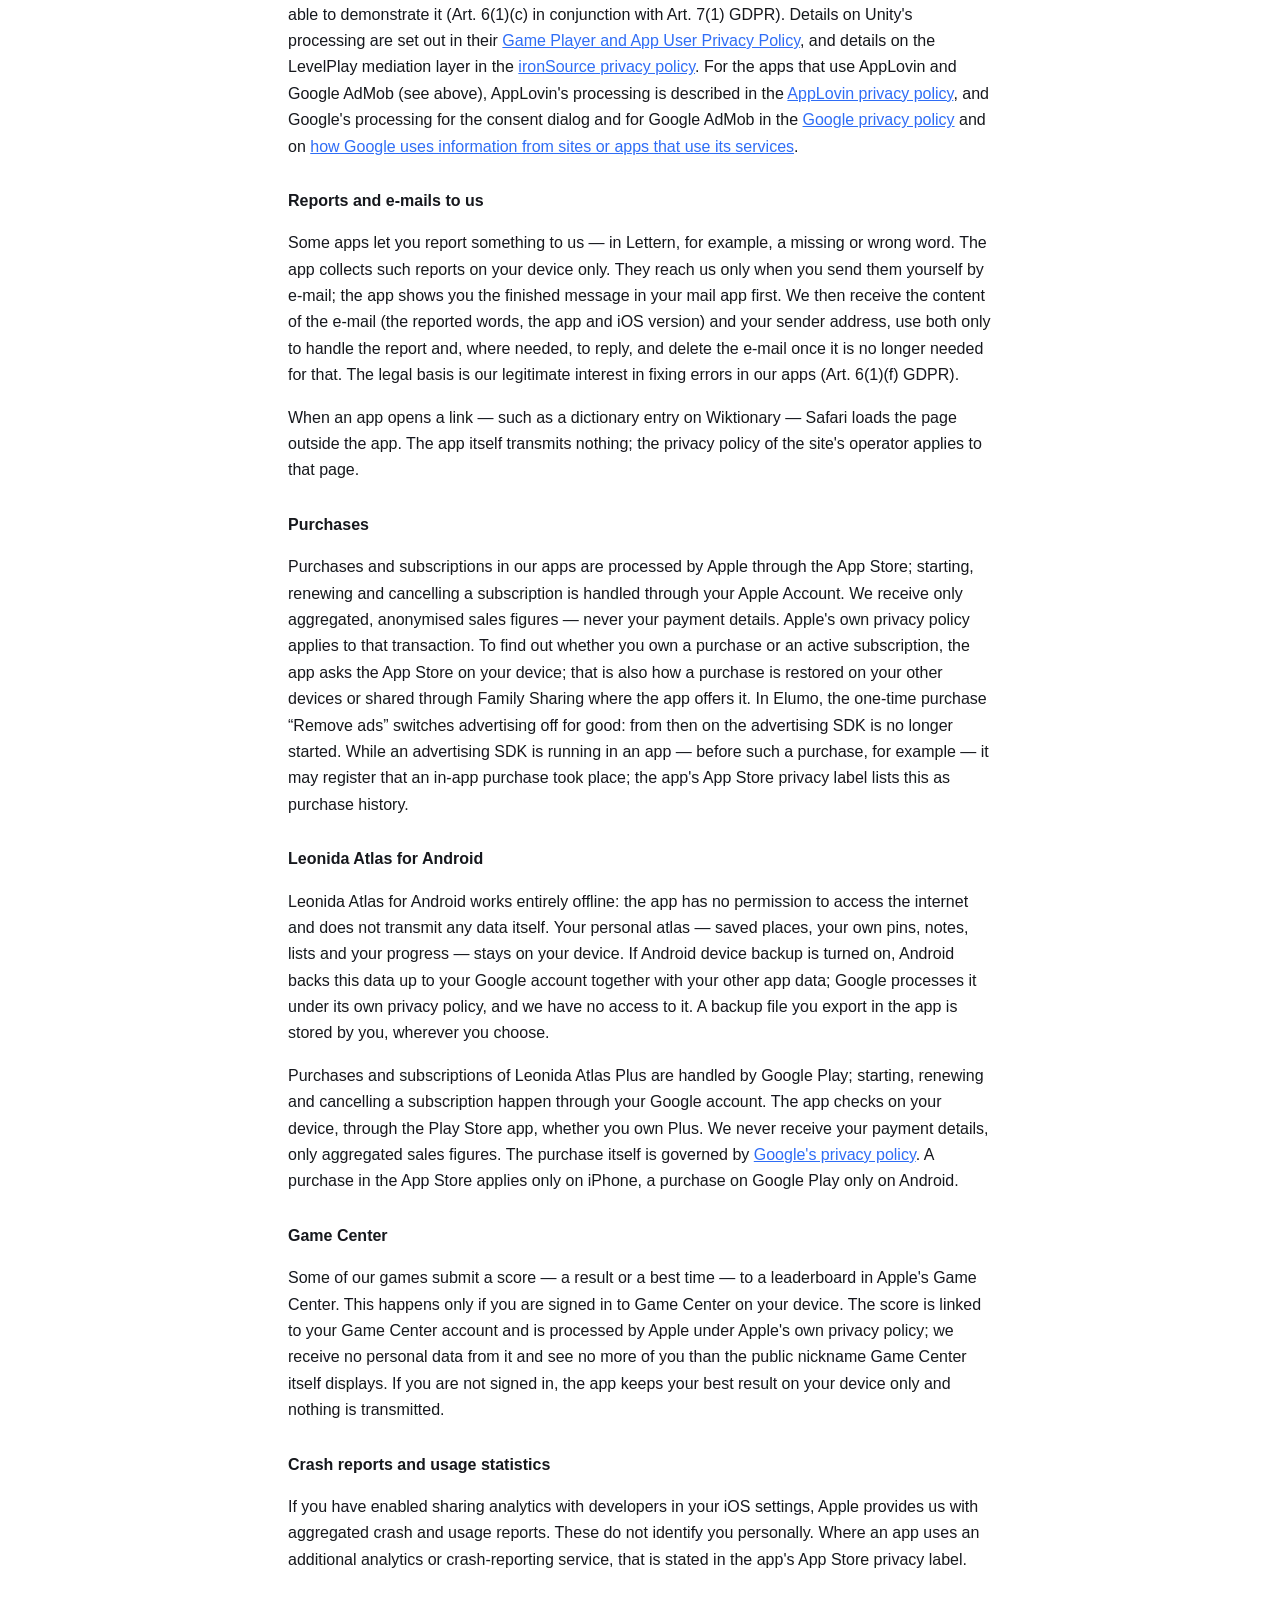
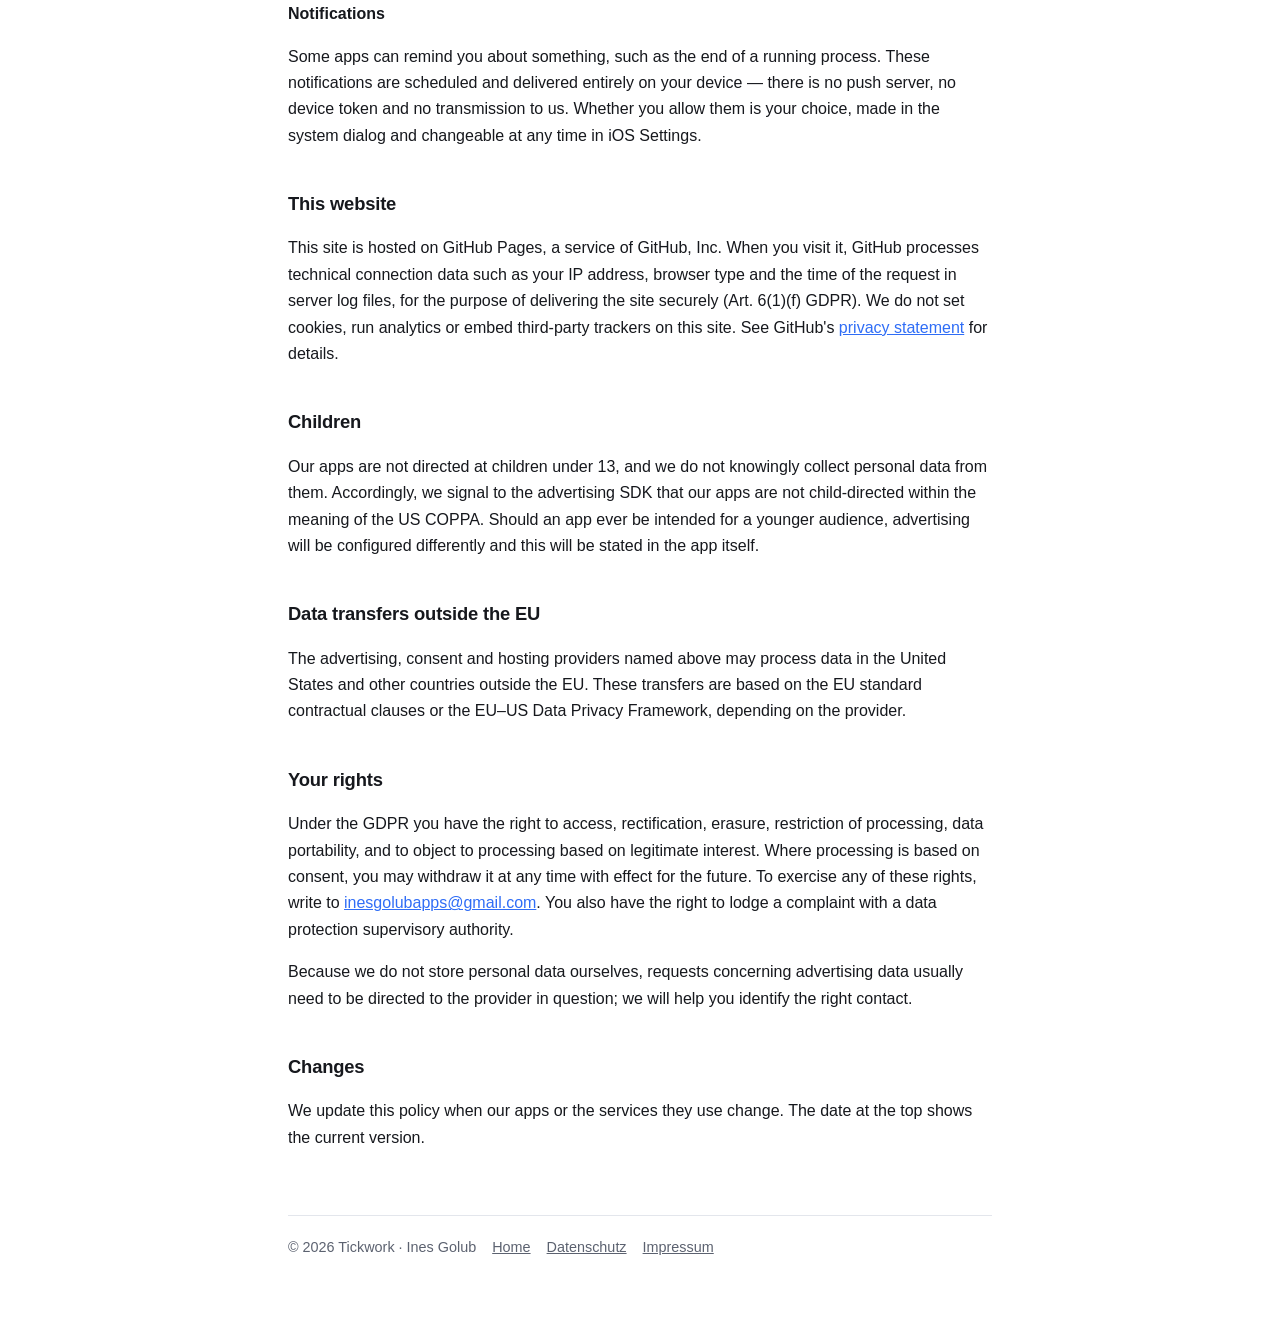
<file: privacy.html>
<!DOCTYPE html>
<html lang="en">
<head>
<meta charset="utf-8">
<meta name="viewport" content="width=device-width, initial-scale=1">
<title>Privacy Policy — Tickwork</title>
<meta name="description" content="How Tickwork apps and this website handle your data.">
<link rel="stylesheet" href="style.css">
</head>
<body>
<div class="wrap">

  <header class="site">
    <a class="mark" href="/">Tickwork</a>
    <span class="tag">Independent iOS games &amp; utilities</span>
  </header>

  <h1>Privacy Policy</h1>
  <p class="updated">Last updated: 27 November 2026 · <a href="datenschutz.html">Deutsche Fassung</a></p>

  <p>This policy explains how we handle data in the apps published by Tickwork (Ines Golub) and on this website. Each individual app also carries a privacy label on its App Store page listing the data that specific app uses.</p>

  <h2>Controller</h2>
  <p>Ines Golub (trading as Tickwork), Germany. Contact: <a href="mailto:inesgolubapps@gmail.com">inesgolubapps@gmail.com</a>. Full postal details are listed in the <a href="impressum.html">Impressum</a>.</p>

  <h2>Our apps</h2>

  <h3>Data we collect ourselves</h3>
  <p>Our apps do not require an account and we do not operate servers that store your personal data. Game progress, settings and similar app data stay on your device and, if you have enabled it, in your own iCloud backup — we have no access to either.</p>
  <p>The exception is <strong>Centri Drift</strong>: the game offers online leaderboards, events and a backup of your progress, and stores data with Google Firebase for this. What exactly, who can see it and how to delete it is set out in its own <a href="centri-drift/privacy.html">Centri Drift privacy policy</a>, which takes precedence over this policy for that game.</p>
  <p><strong>iCloud sync.</strong> Some apps — Elumo, for instance — also keep your progress in step across your own devices through iCloud (iCloud key-value storage). Only the game progress is synced (in Elumo: which puzzles you have solved, the colours you chose and which chapters are unlocked), together with a random identifier per device so that your devices can tell their entries apart. This data lies in your own iCloud account and is processed by Apple under <a href="https://www.apple.com/legal/privacy/en-ww/" rel="noopener">Apple's privacy policy</a>; neither we nor any advertising provider can access it. Without an iCloud account, progress simply stays on the device.</p>

  <h3>Camera, microphone and photos</h3>
  <p>Some apps can use the camera, the microphone or your photo library — Vortis, for instance, lets the flow respond to music in the room and can turn a camera image or a photo into its colour source. <strong>All of it is analysed on your device and nowhere else.</strong> Neither sound nor image is recorded, stored, or transmitted to us or to anyone else; the microphone signal is analysed in real time and discarded immediately, and the camera image is folded frame by frame into what you see.</p>
  <p>To pick a photo we use Apple's system picker. It runs outside the app: we receive only the image you chose yourself and never see your library. If an app records your session, that recording is produced entirely on the device and saved to your own photo library — it goes nowhere else.</p>
  <p>Each of these needs your consent in the system dialog and can be withdrawn at any time in the iOS settings. Without consent the feature in question is simply unavailable; the rest of the app keeps working. The legal basis is your consent (Art. 6(1)(a) GDPR).</p>

  <h3>Advertising</h3>
  <p>Some of our apps are financed through advertising. For this we use <strong>LevelPlay</strong> — the mediation platform formerly known as ironSource, now part of Unity Technologies. It passes ad requests on to connected advertising networks: <strong>Unity Ads</strong> in all of these apps, and additionally <strong>AppLovin</strong> and <strong>Google AdMob</strong> in Elumo and in those versions of Pieceful, Raster, Typewright and Vortis that contain the consent dialog described below (earlier versions of these four apps use Unity Ads only). In this process, the following may be processed by these providers: a device identifier (on iOS the Identifier for Advertisers, IDFA, if you have consented — otherwise an app-scoped identifier assigned by the SDK), your IP address, coarse location derived from it, device and operating system information, and data about which ads were shown, viewed, clicked or led to an install.</p>
  <p><strong>Apps and app versions without a consent dialog: no personalised advertising in the EU.</strong> Our ad-financed apps that do not contain the consent dialog described below — including the older versions of Pieceful, Raster, Typewright and Vortis released before the dialog was added — do not use a consent management platform, and they therefore permanently signal to the advertising SDK that no consent for consent-based processing is available. Within the European Economic Area and the United Kingdom you consequently receive <em>non-personalised</em> advertising only in these apps and app versions: the ad shown is not selected on the basis of an interest profile built across apps and websites. The data listed above is still processed for technical delivery, billing the advertiser and fraud detection. Once you update such an app to a version with the consent dialog, the following paragraphs apply instead.</p>
  <p><strong>Elumo, Pieceful, Raster, Typewright and Vortis: consent dialog.</strong> Where the law requires consent — in particular in the European Economic Area and the United Kingdom — these apps (Pieceful, Raster, Typewright and Vortis from the version that introduces the dialog) ask for it with Google's <strong>User Messaging Platform</strong> (UMP), a consent management platform that works with the IAB Europe Transparency &amp; Consent Framework (TCF). In the dialog you decide, per purpose and per provider, whether information may be stored on and read from your device and whether ads may be personalised and measured. Your choice is saved on your device as a TCF consent string; LevelPlay reads it and passes it on to the advertising networks. If you decline, ads still appear, but they are not personalised on the basis of your data, and the app does not ask the iOS tracking question either. If no answer is available — for example because the dialog could not load without a connection — the app does not assume consent: it treats the situation as if no consent had been given and may show no ads at all until a later launch. You can review or change your choice at any time through the privacy settings entry in the app — in Elumo under Settings → Privacy Settings, in Raster and Typewright in the settings, in Pieceful at the bottom of the start screen and in Vortis under “About Vortis”; the entry appears wherever the dialog applies. The new choice applies from the next app launch at the latest. To show the dialog and store your choice, Google processes your IP address (to determine your region) and technical information about your device and the app. For the dialog, Google acts only as the provider of the consent tool; separately, Google AdMob takes part in the ad auction as one of the advertising networks named above.</p>
  <p><strong>Pieceful, Raster, Typewright and Vortis: when they ask.</strong> These apps show the consent dialog (where required) before their advertising SDK is started, and the advertising SDK only starts once you have answered. Apple's tracking dialog comes afterwards, and only if you have not declined in the consent dialog.</p>
  <p><strong>Elumo: when it asks.</strong> Elumo asks nothing at first launch. Only once you have solved puzzle 16 of the campaign does it ask, in a calm moment after a solved puzzle: first the consent dialog (where required), then a short explanation of our own, then Apple's tracking dialog. The advertising and consent SDKs are not started before that point, and the advertising SDK only starts once you have answered. If you buy “Remove ads”, none of this happens: no dialog, no tracking question, and the advertising SDK is never started.</p>
  <p><strong>App Tracking Transparency.</strong> On iOS, access to the IDFA requires your explicit consent through Apple's ATT dialog. If you decline, no IDFA is read; advertising still appears, simply without that identifier. You can change this decision at any time under Settings → Privacy &amp; Security → Tracking.</p>
  <p><strong>SKAdNetwork.</strong> We also use Apple's SKAdNetwork. It reports to an advertising network, in aggregated and time-delayed form, that an ad led to an install — without identifying you. It works without any device identifier and independently of your ATT decision.</p>
  <p>Legal basis for delivering non-personalised advertising is our legitimate interest in financing the app (Art. 6(1)(f) GDPR); where the IDFA is used, it is your consent (Art. 6(1)(a) GDPR), given through the ATT dialog and revocable at any time. In the apps with a consent dialog (Elumo, Pieceful, Raster, Typewright and Vortis), personalised advertising and the storing and reading of information on your device for advertising purposes are likewise based on your consent (Art. 6(1)(a) GDPR), given in the consent dialog and revocable at any time under Privacy Settings in the app; showing the dialog and recording your choice is based on our legal obligation to obtain consent and to be able to demonstrate it (Art. 6(1)(c) in conjunction with Art. 7(1) GDPR). Details on Unity's processing are set out in their <a href="https://unity.com/legal/game-player-and-app-user-privacy-policy" rel="noopener">Game Player and App User Privacy Policy</a>, and details on the LevelPlay mediation layer in the <a href="https://www.is.com/privacy-policy/" rel="noopener">ironSource privacy policy</a>. For the apps that use AppLovin and Google AdMob (see above), AppLovin's processing is described in the <a href="https://legal.applovin.com/privacy/" rel="noopener">AppLovin privacy policy</a>, and Google's processing for the consent dialog and for Google AdMob in the <a href="https://policies.google.com/privacy" rel="noopener">Google privacy policy</a> and on <a href="https://policies.google.com/technologies/partner-sites" rel="noopener">how Google uses information from sites or apps that use its services</a>.</p>

  <h3>Reports and e-mails to us</h3>
  <p>Some apps let you report something to us — in Lettern, for example, a missing or wrong word. The app collects such reports on your device only. They reach us only when you send them yourself by e-mail; the app shows you the finished message in your mail app first. We then receive the content of the e-mail (the reported words, the app and iOS version) and your sender address, use both only to handle the report and, where needed, to reply, and delete the e-mail once it is no longer needed for that. The legal basis is our legitimate interest in fixing errors in our apps (Art. 6(1)(f) GDPR).</p>
  <p>When an app opens a link — such as a dictionary entry on Wiktionary — Safari loads the page outside the app. The app itself transmits nothing; the privacy policy of the site's operator applies to that page.</p>

  <h3>Purchases</h3>
  <p>Purchases and subscriptions in our apps are processed by Apple through the App Store; starting, renewing and cancelling a subscription is handled through your Apple Account. We receive only aggregated, anonymised sales figures — never your payment details. Apple's own privacy policy applies to that transaction. To find out whether you own a purchase or an active subscription, the app asks the App Store on your device; that is also how a purchase is restored on your other devices or shared through Family Sharing where the app offers it. In Elumo, the one-time purchase “Remove ads” switches advertising off for good: from then on the advertising SDK is no longer started. While an advertising SDK is running in an app — before such a purchase, for example — it may register that an in-app purchase took place; the app's App Store privacy label lists this as purchase history.</p>

  <h3>Leonida Atlas for Android</h3>
  <p>Leonida Atlas for Android works entirely offline: the app has no permission to access the internet and does not transmit any data itself. Your personal atlas — saved places, your own pins, notes, lists and your progress — stays on your device. If Android device backup is turned on, Android backs this data up to your Google account together with your other app data; Google processes it under its own privacy policy, and we have no access to it. A backup file you export in the app is stored by you, wherever you choose.</p>
  <p>Purchases and subscriptions of Leonida Atlas Plus are handled by Google Play; starting, renewing and cancelling a subscription happen through your Google account. The app checks on your device, through the Play Store app, whether you own Plus. We never receive your payment details, only aggregated sales figures. The purchase itself is governed by <a href="https://policies.google.com/privacy?hl=en" rel="noopener">Google's privacy policy</a>. A purchase in the App Store applies only on iPhone, a purchase on Google Play only on Android.</p>

  <h3>Game Center</h3>
  <p>Some of our games submit a score — a result or a best time — to a leaderboard in Apple's Game Center. This happens only if you are signed in to Game Center on your device. The score is linked to your Game Center account and is processed by Apple under Apple's own privacy policy; we receive no personal data from it and see no more of you than the public nickname Game Center itself displays. If you are not signed in, the app keeps your best result on your device only and nothing is transmitted.</p>

  <h3>Crash reports and usage statistics</h3>
  <p>If you have enabled sharing analytics with developers in your iOS settings, Apple provides us with aggregated crash and usage reports. These do not identify you personally. Where an app uses an additional analytics or crash-reporting service, that is stated in the app's App Store privacy label.</p>

  <h3>Notifications</h3>
  <p>Some apps can remind you about something, such as the end of a running process. These notifications are scheduled and delivered entirely on your device — there is no push server, no device token and no transmission to us. Whether you allow them is your choice, made in the system dialog and changeable at any time in iOS Settings.</p>

  <h2>This website</h2>
  <p>This site is hosted on GitHub Pages, a service of GitHub, Inc. When you visit it, GitHub processes technical connection data such as your IP address, browser type and the time of the request in server log files, for the purpose of delivering the site securely (Art. 6(1)(f) GDPR). We do not set cookies, run analytics or embed third-party trackers on this site. See GitHub's <a href="https://docs.github.com/en/site-policy/privacy-policies/github-privacy-statement" rel="noopener">privacy statement</a> for details.</p>

  <h2>Children</h2>
  <p>Our apps are not directed at children under 13, and we do not knowingly collect personal data from them. Accordingly, we signal to the advertising SDK that our apps are not child-directed within the meaning of the US COPPA. Should an app ever be intended for a younger audience, advertising will be configured differently and this will be stated in the app itself.</p>

  <h2>Data transfers outside the EU</h2>
  <p>The advertising, consent and hosting providers named above may process data in the United States and other countries outside the EU. These transfers are based on the EU standard contractual clauses or the EU–US Data Privacy Framework, depending on the provider.</p>

  <h2>Your rights</h2>
  <p>Under the GDPR you have the right to access, rectification, erasure, restriction of processing, data portability, and to object to processing based on legitimate interest. Where processing is based on consent, you may withdraw it at any time with effect for the future. To exercise any of these rights, write to <a href="mailto:inesgolubapps@gmail.com">inesgolubapps@gmail.com</a>. You also have the right to lodge a complaint with a data protection supervisory authority.</p>
  <p>Because we do not store personal data ourselves, requests concerning advertising data usually need to be directed to the provider in question; we will help you identify the right contact.</p>

  <h2>Changes</h2>
  <p>We update this policy when our apps or the services they use change. The date at the top shows the current version.</p>

  <footer class="site">
    <span>© 2026 Tickwork · Ines Golub</span>
    <a href="index.html">Home</a>
    <a href="datenschutz.html">Datenschutz</a>
    <a href="impressum.html">Impressum</a>
  </footer>

</div>
</body>
</html>
</file>
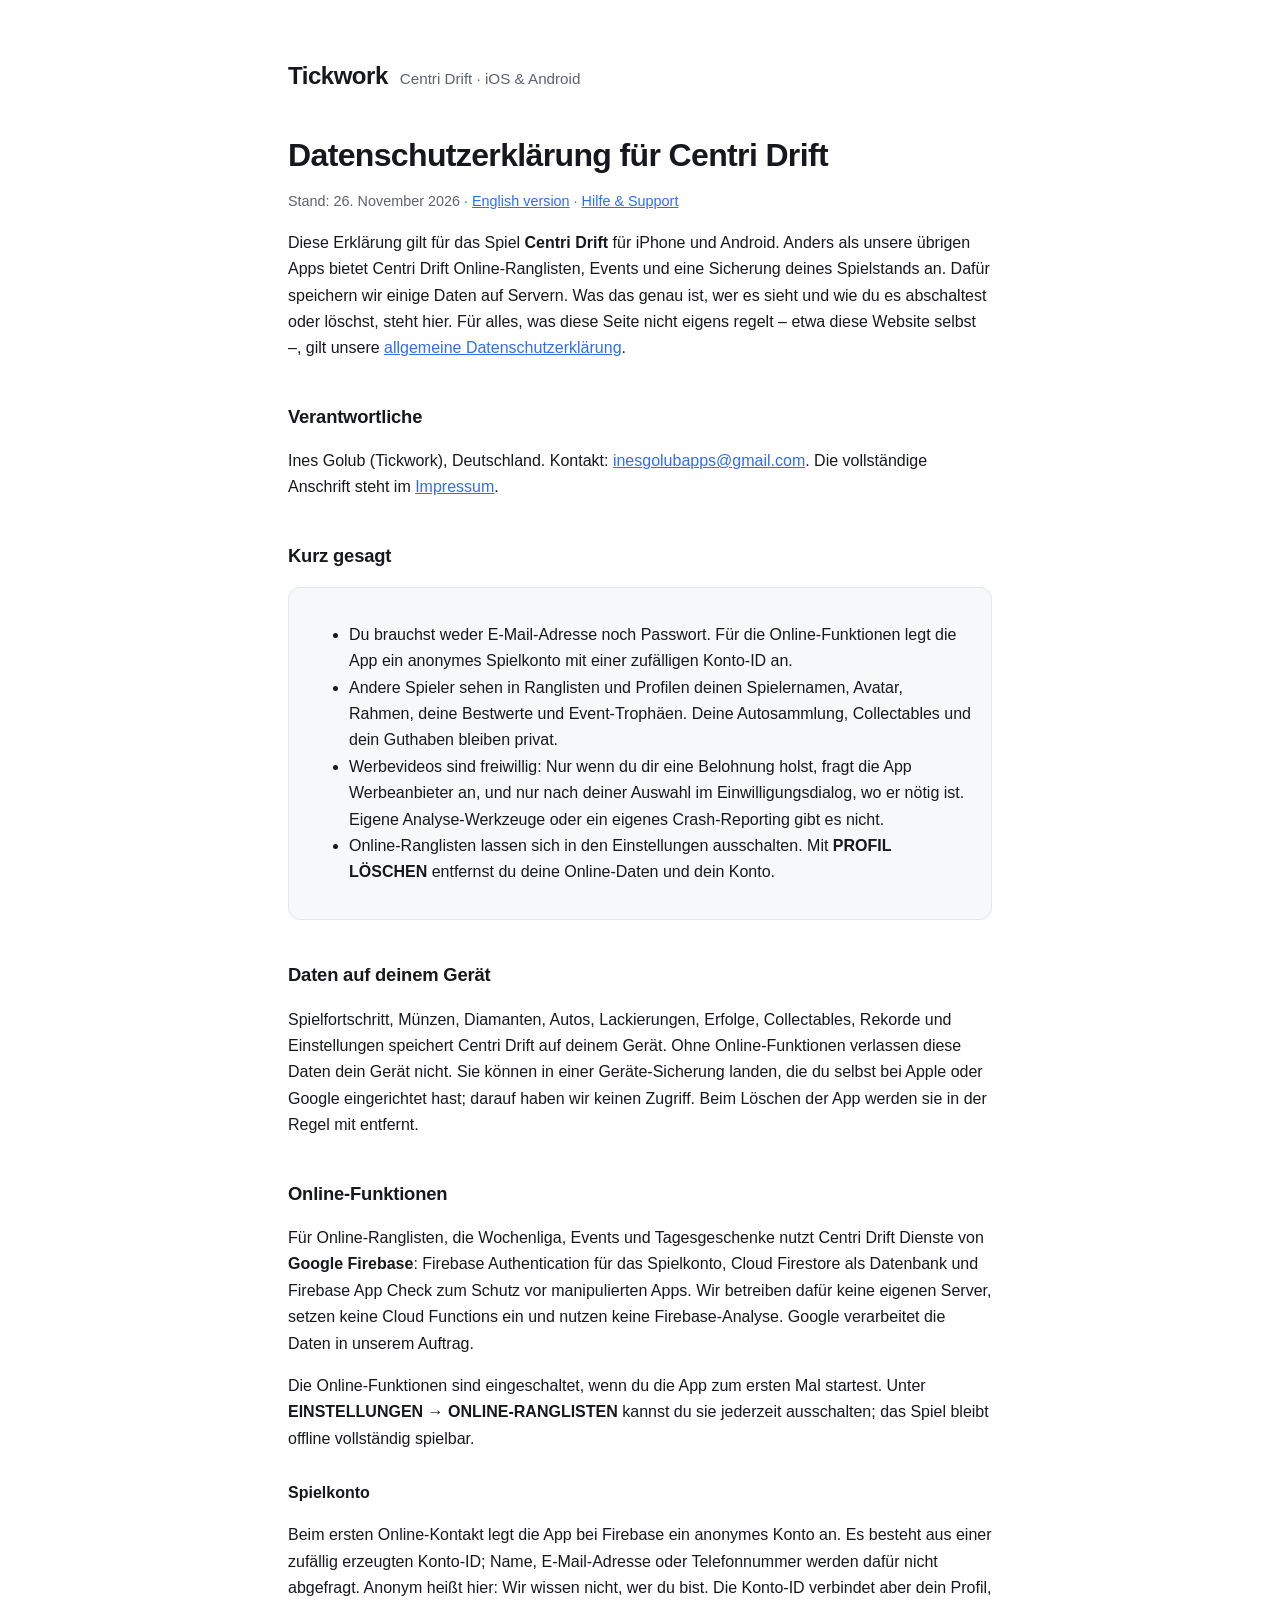
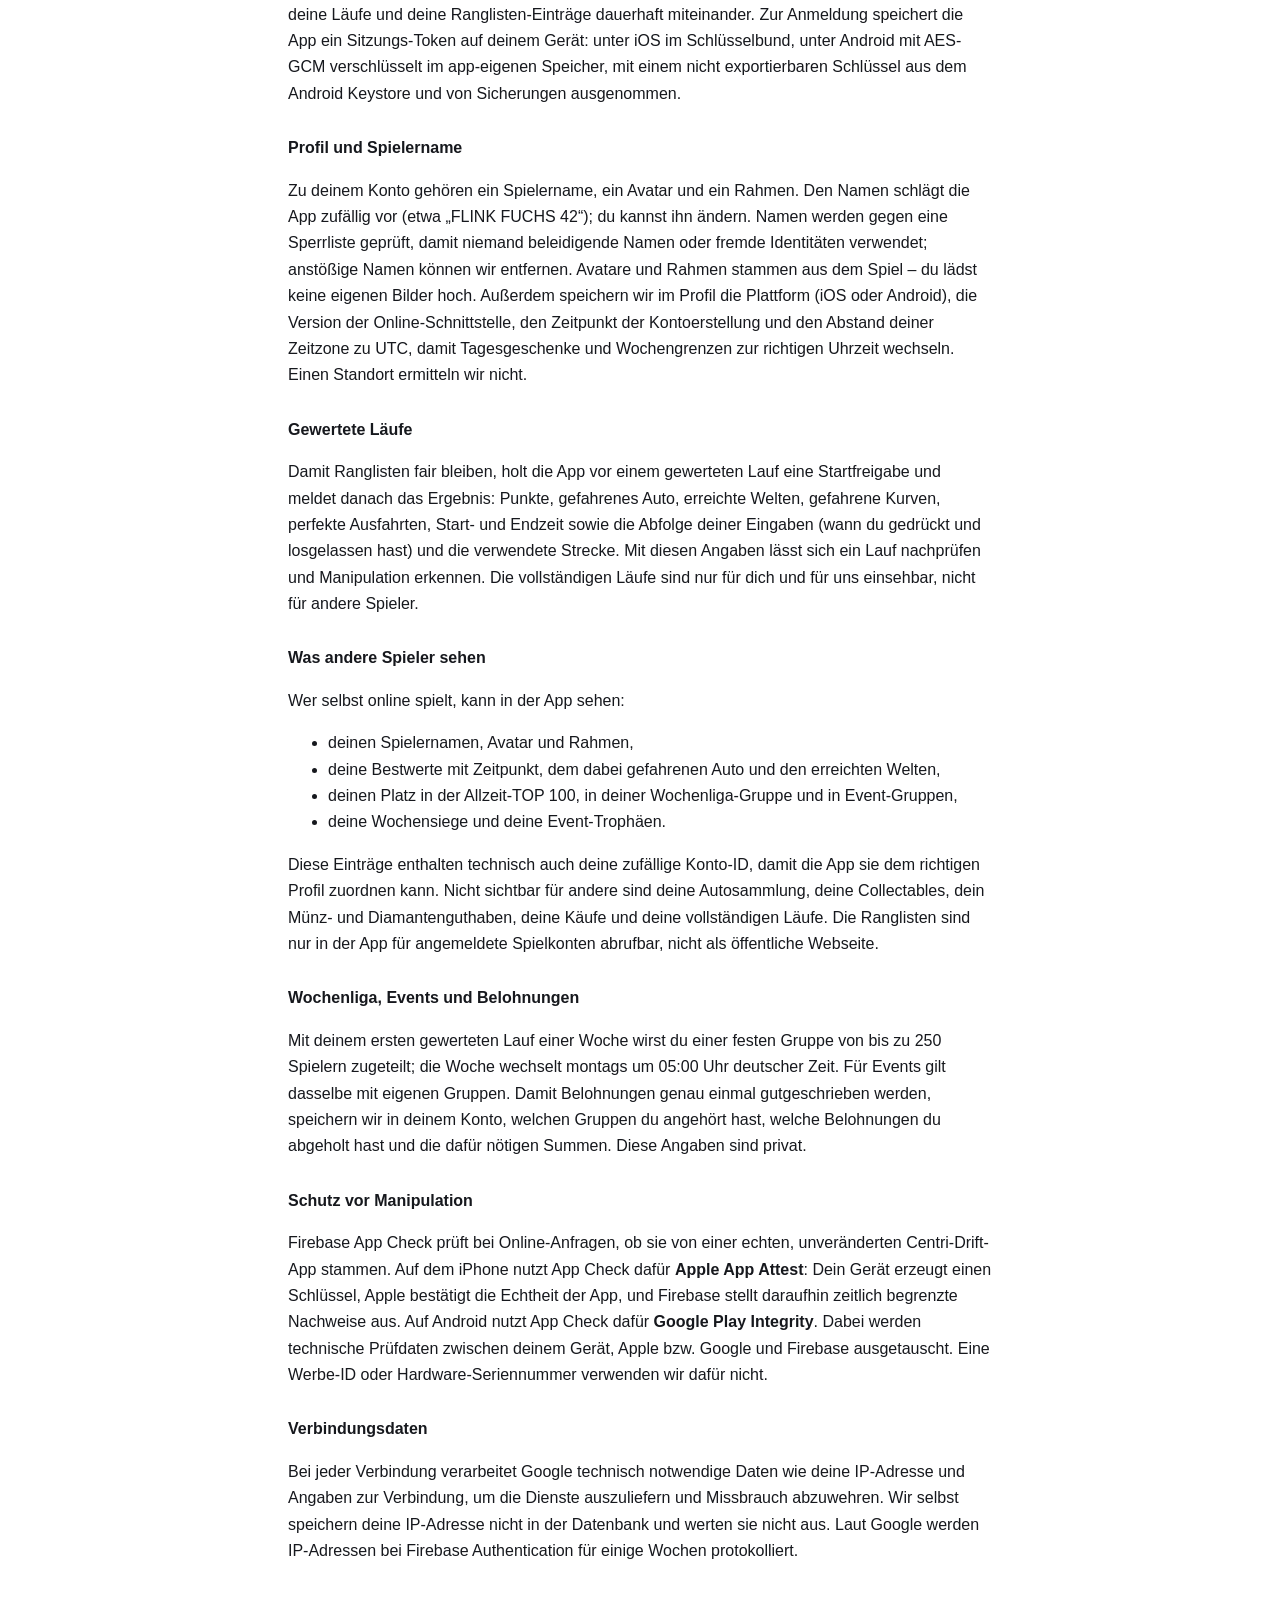
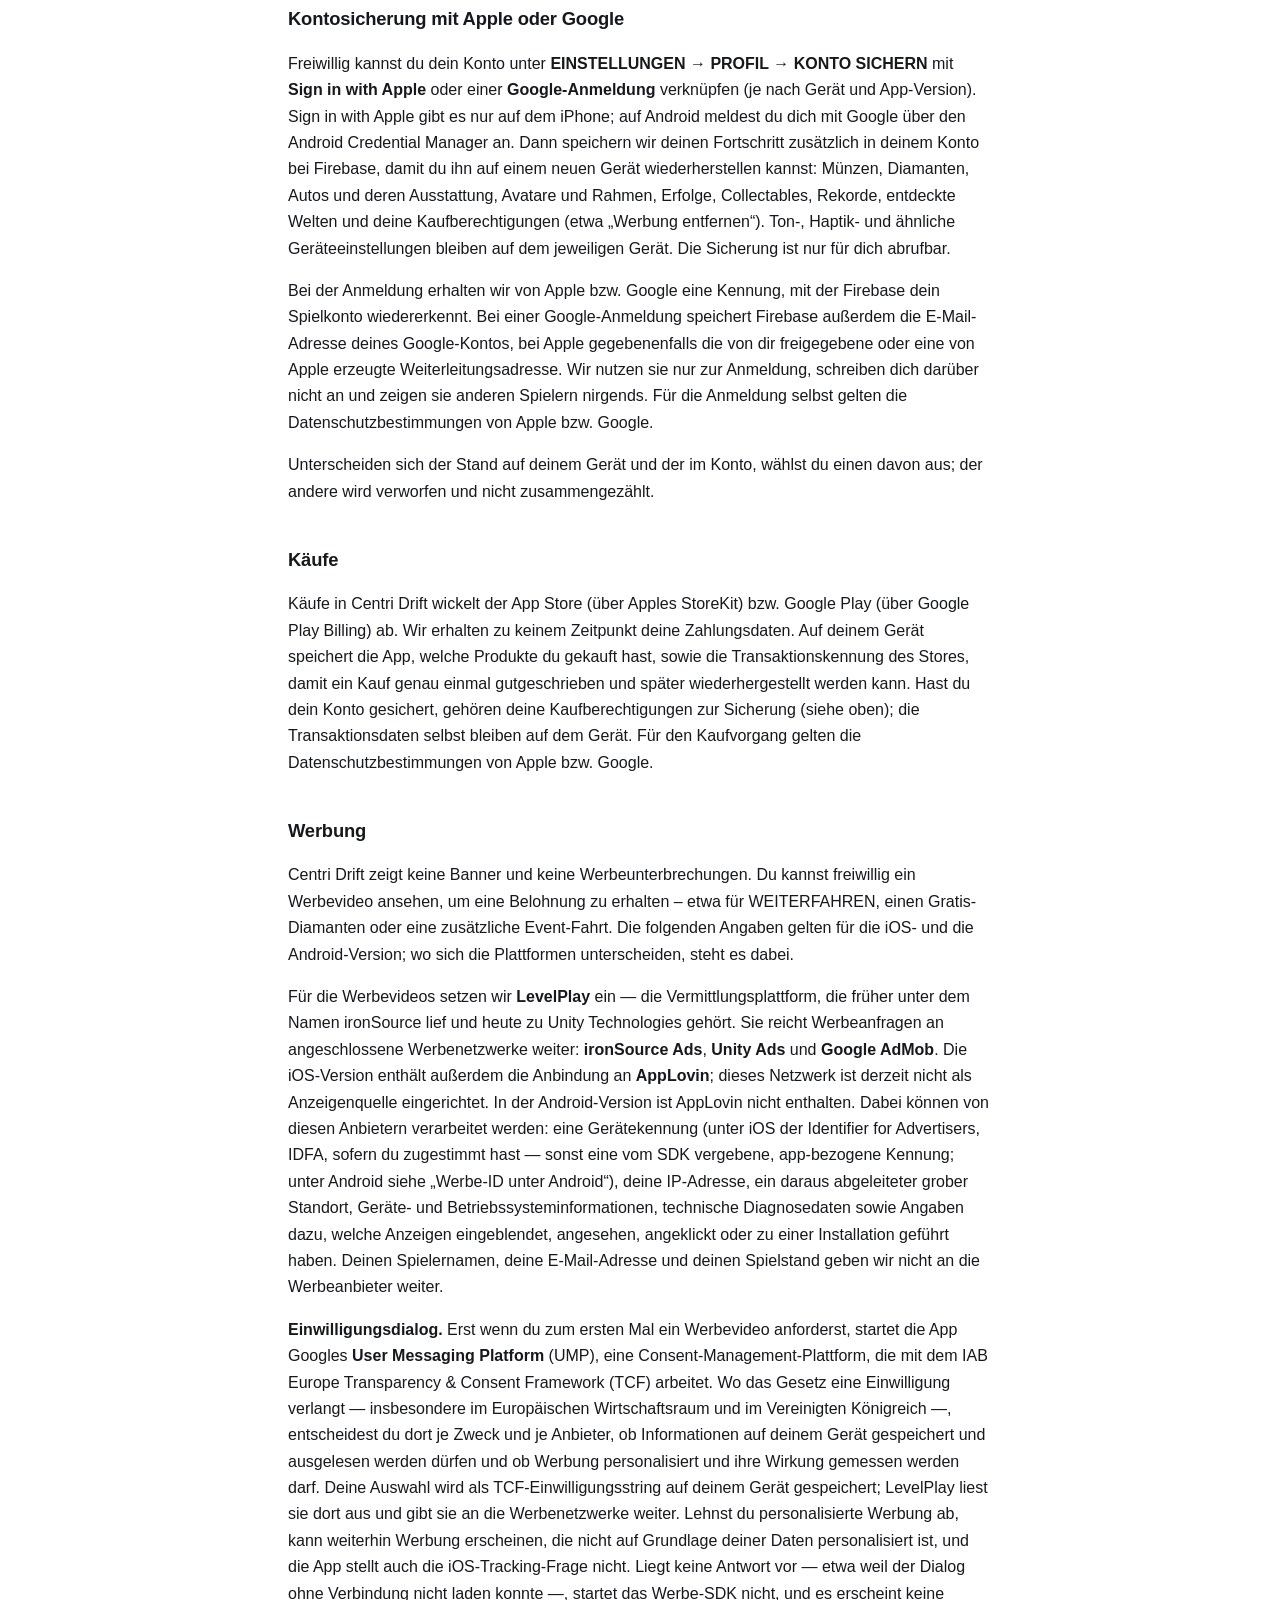
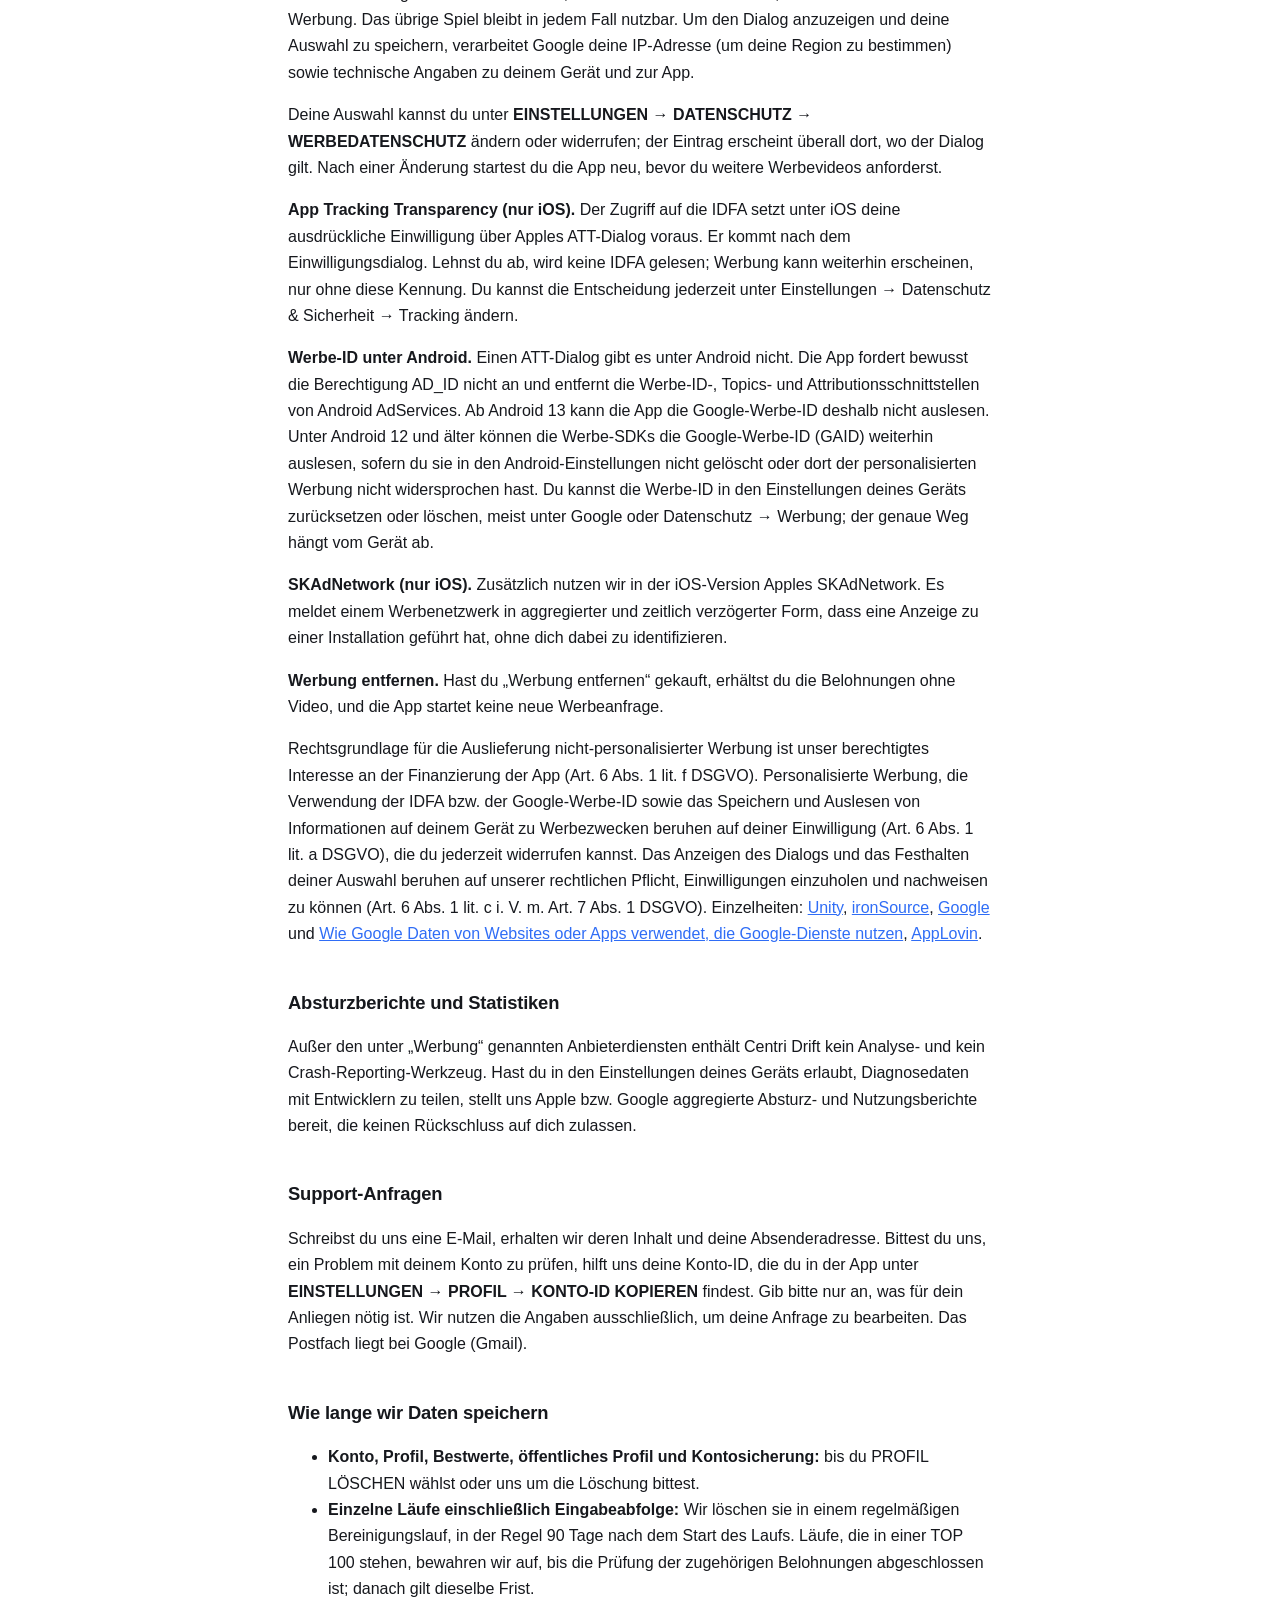
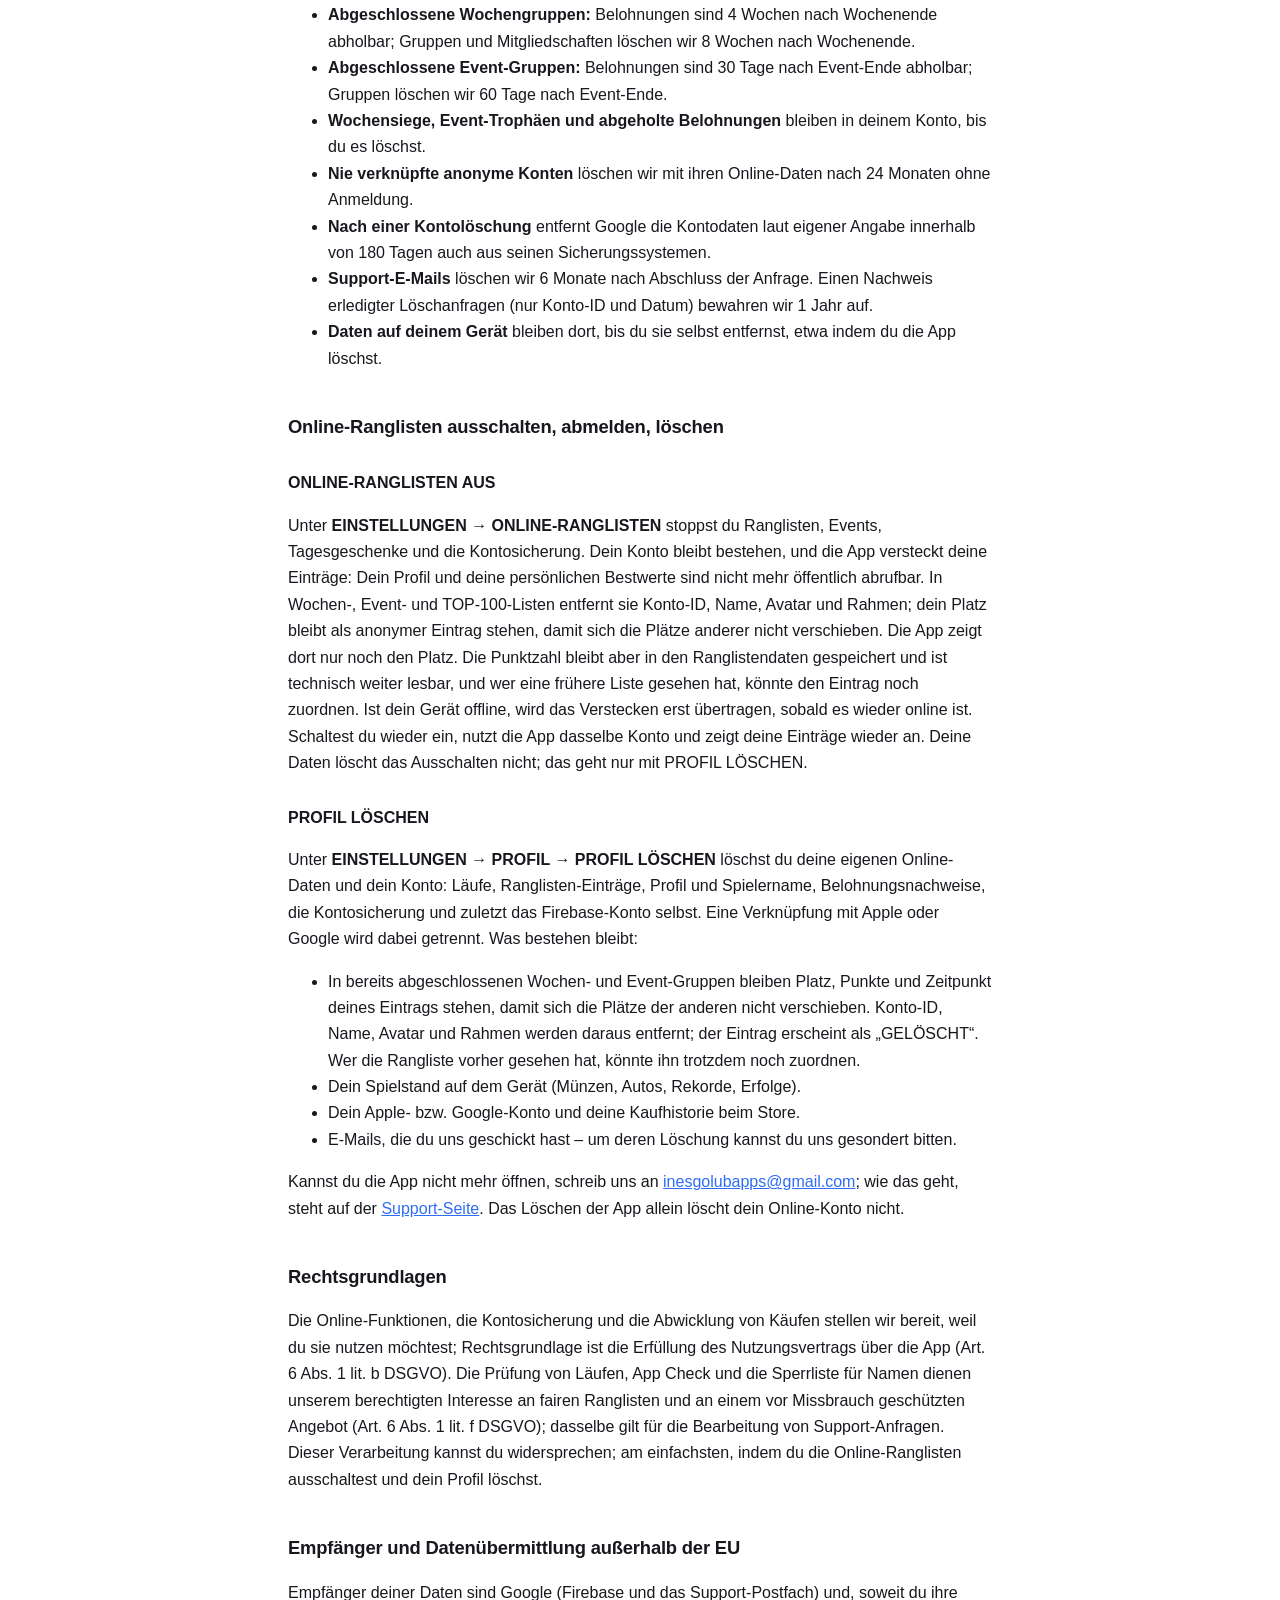
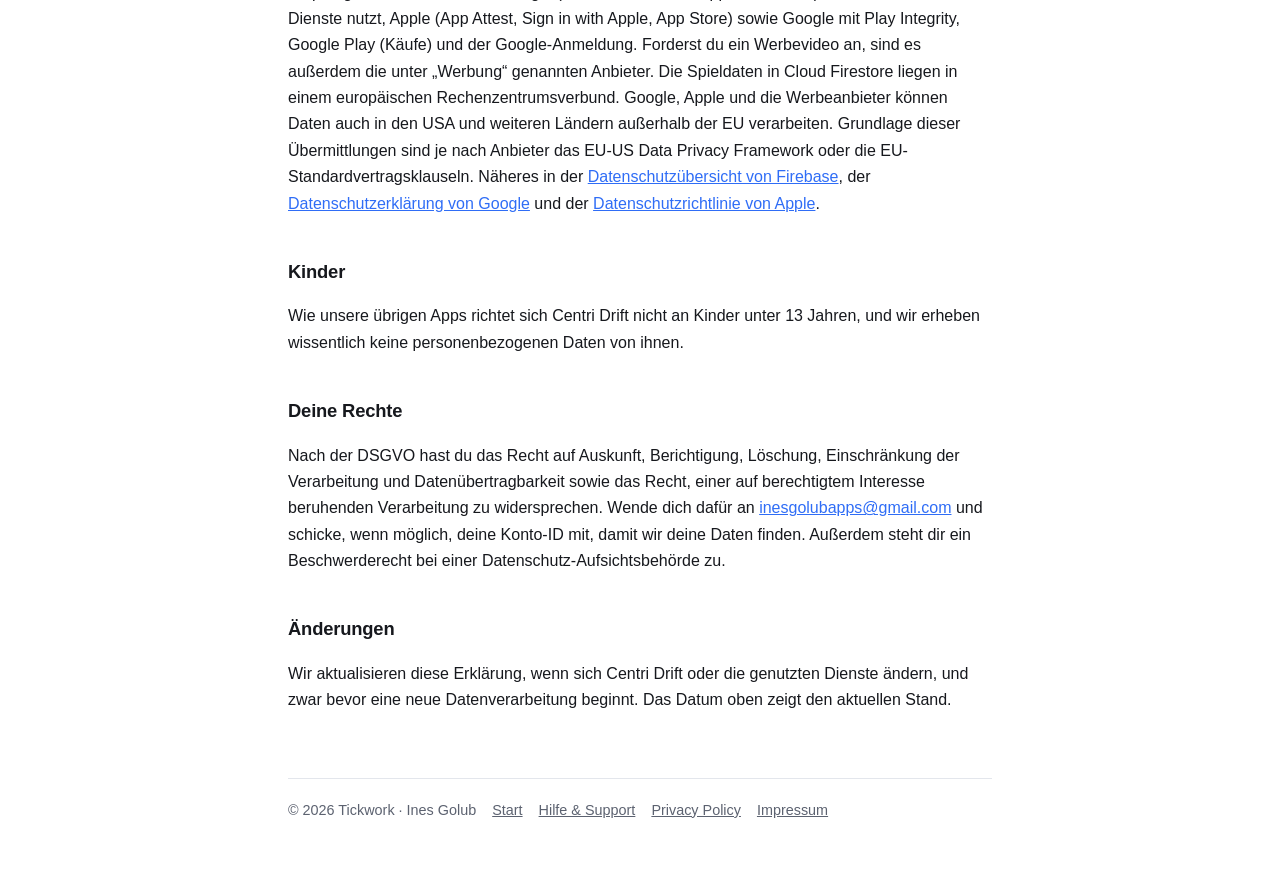
<file: centri-drift/datenschutz.html>
<!DOCTYPE html>
<html lang="de">
<head>
<meta charset="utf-8">
<meta name="viewport" content="width=device-width, initial-scale=1">
<title>Datenschutzerklärung Centri Drift — Tickwork</title>
<meta name="description" content="Wie das Spiel Centri Drift mit deinen Daten umgeht: Spielkonto, Online-Ranglisten, Kontosicherung, Käufe und Support.">
<link rel="stylesheet" href="../style.css">
</head>
<body>
<div class="wrap">

  <header class="site">
    <a class="mark" href="/">Tickwork</a>
    <span class="tag">Centri Drift · iOS &amp; Android</span>
  </header>

  <h1>Datenschutzerklärung für Centri Drift</h1>
  <p class="updated">Stand: 26. November 2026 · <a href="privacy.html">English version</a> · <a href="support.html">Hilfe &amp; Support</a></p>

  <p>Diese Erklärung gilt für das Spiel <strong>Centri Drift</strong> für iPhone und Android. Anders als unsere übrigen Apps bietet Centri Drift Online-Ranglisten, Events und eine Sicherung deines Spielstands an. Dafür speichern wir einige Daten auf Servern. Was das genau ist, wer es sieht und wie du es abschaltest oder löschst, steht hier. Für alles, was diese Seite nicht eigens regelt – etwa diese Website selbst –, gilt unsere <a href="../datenschutz.html">allgemeine Datenschutzerklärung</a>.</p>

  <h2>Verantwortliche</h2>
  <p>Ines Golub (Tickwork), Deutschland. Kontakt: <a href="mailto:inesgolubapps@gmail.com">inesgolubapps@gmail.com</a>. Die vollständige Anschrift steht im <a href="../impressum.html">Impressum</a>.</p>

  <h2>Kurz gesagt</h2>
  <div class="card">
    <ul>
      <li>Du brauchst weder E-Mail-Adresse noch Passwort. Für die Online-Funktionen legt die App ein anonymes Spielkonto mit einer zufälligen Konto-ID an.</li>
      <li>Andere Spieler sehen in Ranglisten und Profilen deinen Spielernamen, Avatar, Rahmen, deine Bestwerte und Event-Trophäen. Deine Autosammlung, Collectables und dein Guthaben bleiben privat.</li>
      <li>Werbevideos sind freiwillig: Nur wenn du dir eine Belohnung holst, fragt die App Werbeanbieter an, und nur nach deiner Auswahl im Einwilligungsdialog, wo er nötig ist. Eigene Analyse-Werkzeuge oder ein eigenes Crash-Reporting gibt es nicht.</li>
      <li>Online-Ranglisten lassen sich in den Einstellungen ausschalten. Mit <strong>PROFIL LÖSCHEN</strong> entfernst du deine Online-Daten und dein Konto.</li>
    </ul>
  </div>

  <h2>Daten auf deinem Gerät</h2>
  <p>Spielfortschritt, Münzen, Diamanten, Autos, Lackierungen, Erfolge, Collectables, Rekorde und Einstellungen speichert Centri Drift auf deinem Gerät. Ohne Online-Funktionen verlassen diese Daten dein Gerät nicht. Sie können in einer Geräte-Sicherung landen, die du selbst bei Apple oder Google eingerichtet hast; darauf haben wir keinen Zugriff. Beim Löschen der App werden sie in der Regel mit entfernt.</p>

  <h2>Online-Funktionen</h2>
  <p>Für Online-Ranglisten, die Wochenliga, Events und Tagesgeschenke nutzt Centri Drift Dienste von <strong>Google Firebase</strong>: Firebase Authentication für das Spielkonto, Cloud Firestore als Datenbank und Firebase App Check zum Schutz vor manipulierten Apps. Wir betreiben dafür keine eigenen Server, setzen keine Cloud Functions ein und nutzen keine Firebase-Analyse. Google verarbeitet die Daten in unserem Auftrag.</p>
  <p>Die Online-Funktionen sind eingeschaltet, wenn du die App zum ersten Mal startest. Unter <strong>EINSTELLUNGEN → ONLINE-RANGLISTEN</strong> kannst du sie jederzeit ausschalten; das Spiel bleibt offline vollständig spielbar.</p>

  <h3>Spielkonto</h3>
  <p>Beim ersten Online-Kontakt legt die App bei Firebase ein anonymes Konto an. Es besteht aus einer zufällig erzeugten Konto-ID; Name, E-Mail-Adresse oder Telefonnummer werden dafür nicht abgefragt. Anonym heißt hier: Wir wissen nicht, wer du bist. Die Konto-ID verbindet aber dein Profil, deine Läufe und deine Ranglisten-Einträge dauerhaft miteinander. Zur Anmeldung speichert die App ein Sitzungs-Token auf deinem Gerät: unter iOS im Schlüsselbund, unter Android mit AES-GCM verschlüsselt im app-eigenen Speicher, mit einem nicht exportierbaren Schlüssel aus dem Android Keystore und von Sicherungen ausgenommen.</p>

  <h3>Profil und Spielername</h3>
  <p>Zu deinem Konto gehören ein Spielername, ein Avatar und ein Rahmen. Den Namen schlägt die App zufällig vor (etwa „FLINK FUCHS 42“); du kannst ihn ändern. Namen werden gegen eine Sperrliste geprüft, damit niemand beleidigende Namen oder fremde Identitäten verwendet; anstößige Namen können wir entfernen. Avatare und Rahmen stammen aus dem Spiel – du lädst keine eigenen Bilder hoch. Außerdem speichern wir im Profil die Plattform (iOS oder Android), die Version der Online-Schnittstelle, den Zeitpunkt der Kontoerstellung und den Abstand deiner Zeitzone zu UTC, damit Tagesgeschenke und Wochengrenzen zur richtigen Uhrzeit wechseln. Einen Standort ermitteln wir nicht.</p>

  <h3>Gewertete Läufe</h3>
  <p>Damit Ranglisten fair bleiben, holt die App vor einem gewerteten Lauf eine Startfreigabe und meldet danach das Ergebnis: Punkte, gefahrenes Auto, erreichte Welten, gefahrene Kurven, perfekte Ausfahrten, Start- und Endzeit sowie die Abfolge deiner Eingaben (wann du gedrückt und losgelassen hast) und die verwendete Strecke. Mit diesen Angaben lässt sich ein Lauf nachprüfen und Manipulation erkennen. Die vollständigen Läufe sind nur für dich und für uns einsehbar, nicht für andere Spieler.</p>

  <h3>Was andere Spieler sehen</h3>
  <p>Wer selbst online spielt, kann in der App sehen:</p>
  <ul>
    <li>deinen Spielernamen, Avatar und Rahmen,</li>
    <li>deine Bestwerte mit Zeitpunkt, dem dabei gefahrenen Auto und den erreichten Welten,</li>
    <li>deinen Platz in der Allzeit-TOP 100, in deiner Wochenliga-Gruppe und in Event-Gruppen,</li>
    <li>deine Wochensiege und deine Event-Trophäen.</li>
  </ul>
  <p>Diese Einträge enthalten technisch auch deine zufällige Konto-ID, damit die App sie dem richtigen Profil zuordnen kann. Nicht sichtbar für andere sind deine Autosammlung, deine Collectables, dein Münz- und Diamantenguthaben, deine Käufe und deine vollständigen Läufe. Die Ranglisten sind nur in der App für angemeldete Spielkonten abrufbar, nicht als öffentliche Webseite.</p>

  <h3>Wochenliga, Events und Belohnungen</h3>
  <p>Mit deinem ersten gewerteten Lauf einer Woche wirst du einer festen Gruppe von bis zu 250 Spielern zugeteilt; die Woche wechselt montags um 05:00 Uhr deutscher Zeit. Für Events gilt dasselbe mit eigenen Gruppen. Damit Belohnungen genau einmal gutgeschrieben werden, speichern wir in deinem Konto, welchen Gruppen du angehört hast, welche Belohnungen du abgeholt hast und die dafür nötigen Summen. Diese Angaben sind privat.</p>

  <h3>Schutz vor Manipulation</h3>
  <p>Firebase App Check prüft bei Online-Anfragen, ob sie von einer echten, unveränderten Centri-Drift-App stammen. Auf dem iPhone nutzt App Check dafür <strong>Apple App Attest</strong>: Dein Gerät erzeugt einen Schlüssel, Apple bestätigt die Echtheit der App, und Firebase stellt daraufhin zeitlich begrenzte Nachweise aus. Auf Android nutzt App Check dafür <strong>Google Play Integrity</strong>. Dabei werden technische Prüfdaten zwischen deinem Gerät, Apple bzw. Google und Firebase ausgetauscht. Eine Werbe-ID oder Hardware-Seriennummer verwenden wir dafür nicht.</p>

  <h3>Verbindungsdaten</h3>
  <p>Bei jeder Verbindung verarbeitet Google technisch notwendige Daten wie deine IP-Adresse und Angaben zur Verbindung, um die Dienste auszuliefern und Missbrauch abzuwehren. Wir selbst speichern deine IP-Adresse nicht in der Datenbank und werten sie nicht aus. Laut Google werden IP-Adressen bei Firebase Authentication für einige Wochen protokolliert.</p>

  <h2>Kontosicherung mit Apple oder Google</h2>
  <p>Freiwillig kannst du dein Konto unter <strong>EINSTELLUNGEN → PROFIL → KONTO SICHERN</strong> mit <strong>Sign in with Apple</strong> oder einer <strong>Google-Anmeldung</strong> verknüpfen (je nach Gerät und App-Version). Sign in with Apple gibt es nur auf dem iPhone; auf Android meldest du dich mit Google über den Android Credential Manager an. Dann speichern wir deinen Fortschritt zusätzlich in deinem Konto bei Firebase, damit du ihn auf einem neuen Gerät wiederherstellen kannst: Münzen, Diamanten, Autos und deren Ausstattung, Avatare und Rahmen, Erfolge, Collectables, Rekorde, entdeckte Welten und deine Kaufberechtigungen (etwa „Werbung entfernen“). Ton-, Haptik- und ähnliche Geräteeinstellungen bleiben auf dem jeweiligen Gerät. Die Sicherung ist nur für dich abrufbar.</p>
  <p>Bei der Anmeldung erhalten wir von Apple bzw. Google eine Kennung, mit der Firebase dein Spielkonto wiedererkennt. Bei einer Google-Anmeldung speichert Firebase außerdem die E-Mail-Adresse deines Google-Kontos, bei Apple gegebenenfalls die von dir freigegebene oder eine von Apple erzeugte Weiterleitungsadresse. Wir nutzen sie nur zur Anmeldung, schreiben dich darüber nicht an und zeigen sie anderen Spielern nirgends. Für die Anmeldung selbst gelten die Datenschutzbestimmungen von Apple bzw. Google.</p>
  <p>Unterscheiden sich der Stand auf deinem Gerät und der im Konto, wählst du einen davon aus; der andere wird verworfen und nicht zusammengezählt.</p>

  <h2>Käufe</h2>
  <p>Käufe in Centri Drift wickelt der App Store (über Apples StoreKit) bzw. Google Play (über Google Play Billing) ab. Wir erhalten zu keinem Zeitpunkt deine Zahlungsdaten. Auf deinem Gerät speichert die App, welche Produkte du gekauft hast, sowie die Transaktionskennung des Stores, damit ein Kauf genau einmal gutgeschrieben und später wiederhergestellt werden kann. Hast du dein Konto gesichert, gehören deine Kaufberechtigungen zur Sicherung (siehe oben); die Transaktionsdaten selbst bleiben auf dem Gerät. Für den Kaufvorgang gelten die Datenschutzbestimmungen von Apple bzw. Google.</p>

  <h2>Werbung</h2>
  <p>Centri Drift zeigt keine Banner und keine Werbeunterbrechungen. Du kannst freiwillig ein Werbevideo ansehen, um eine Belohnung zu erhalten – etwa für WEITERFAHREN, einen Gratis-Diamanten oder eine zusätzliche Event-Fahrt. Die folgenden Angaben gelten für die iOS- und die Android-Version; wo sich die Plattformen unterscheiden, steht es dabei.</p>
  <p>Für die Werbevideos setzen wir <strong>LevelPlay</strong> ein — die Vermittlungsplattform, die früher unter dem Namen ironSource lief und heute zu Unity Technologies gehört. Sie reicht Werbeanfragen an angeschlossene Werbenetzwerke weiter: <strong>ironSource Ads</strong>, <strong>Unity Ads</strong> und <strong>Google AdMob</strong>. Die iOS-Version enthält außerdem die Anbindung an <strong>AppLovin</strong>; dieses Netzwerk ist derzeit nicht als Anzeigenquelle eingerichtet. In der Android-Version ist AppLovin nicht enthalten. Dabei können von diesen Anbietern verarbeitet werden: eine Gerätekennung (unter iOS der Identifier for Advertisers, IDFA, sofern du zugestimmt hast — sonst eine vom SDK vergebene, app-bezogene Kennung; unter Android siehe „Werbe-ID unter Android“), deine IP-Adresse, ein daraus abgeleiteter grober Standort, Geräte- und Betriebssysteminformationen, technische Diagnosedaten sowie Angaben dazu, welche Anzeigen eingeblendet, angesehen, angeklickt oder zu einer Installation geführt haben. Deinen Spielernamen, deine E-Mail-Adresse und deinen Spielstand geben wir nicht an die Werbeanbieter weiter.</p>
  <p><strong>Einwilligungsdialog.</strong> Erst wenn du zum ersten Mal ein Werbevideo anforderst, startet die App Googles <strong>User Messaging Platform</strong> (UMP), eine Consent-Management-Plattform, die mit dem IAB Europe Transparency &amp; Consent Framework (TCF) arbeitet. Wo das Gesetz eine Einwilligung verlangt — insbesondere im Europäischen Wirtschaftsraum und im Vereinigten Königreich —, entscheidest du dort je Zweck und je Anbieter, ob Informationen auf deinem Gerät gespeichert und ausgelesen werden dürfen und ob Werbung personalisiert und ihre Wirkung gemessen werden darf. Deine Auswahl wird als TCF-Einwilligungsstring auf deinem Gerät gespeichert; LevelPlay liest sie dort aus und gibt sie an die Werbenetzwerke weiter. Lehnst du personalisierte Werbung ab, kann weiterhin Werbung erscheinen, die nicht auf Grundlage deiner Daten personalisiert ist, und die App stellt auch die iOS-Tracking-Frage nicht. Liegt keine Antwort vor — etwa weil der Dialog ohne Verbindung nicht laden konnte —, startet das Werbe-SDK nicht, und es erscheint keine Werbung. Das übrige Spiel bleibt in jedem Fall nutzbar. Um den Dialog anzuzeigen und deine Auswahl zu speichern, verarbeitet Google deine IP-Adresse (um deine Region zu bestimmen) sowie technische Angaben zu deinem Gerät und zur App.</p>
  <p>Deine Auswahl kannst du unter <strong>EINSTELLUNGEN → DATENSCHUTZ → WERBEDATENSCHUTZ</strong> ändern oder widerrufen; der Eintrag erscheint überall dort, wo der Dialog gilt. Nach einer Änderung startest du die App neu, bevor du weitere Werbevideos anforderst.</p>
  <p><strong>App Tracking Transparency (nur iOS).</strong> Der Zugriff auf die IDFA setzt unter iOS deine ausdrückliche Einwilligung über Apples ATT-Dialog voraus. Er kommt nach dem Einwilligungsdialog. Lehnst du ab, wird keine IDFA gelesen; Werbung kann weiterhin erscheinen, nur ohne diese Kennung. Du kannst die Entscheidung jederzeit unter Einstellungen → Datenschutz &amp; Sicherheit → Tracking ändern.</p>
  <p><strong>Werbe-ID unter Android.</strong> Einen ATT-Dialog gibt es unter Android nicht. Die App fordert bewusst die Berechtigung AD_ID nicht an und entfernt die Werbe-ID-, Topics- und Attributionsschnittstellen von Android AdServices. Ab Android 13 kann die App die Google-Werbe-ID deshalb nicht auslesen. Unter Android 12 und älter können die Werbe-SDKs die Google-Werbe-ID (GAID) weiterhin auslesen, sofern du sie in den Android-Einstellungen nicht gelöscht oder dort der personalisierten Werbung nicht widersprochen hast. Du kannst die Werbe-ID in den Einstellungen deines Geräts zurücksetzen oder löschen, meist unter Google oder Datenschutz → Werbung; der genaue Weg hängt vom Gerät ab.</p>
  <p><strong>SKAdNetwork (nur iOS).</strong> Zusätzlich nutzen wir in der iOS-Version Apples SKAdNetwork. Es meldet einem Werbenetzwerk in aggregierter und zeitlich verzögerter Form, dass eine Anzeige zu einer Installation geführt hat, ohne dich dabei zu identifizieren.</p>
  <p><strong>Werbung entfernen.</strong> Hast du „Werbung entfernen“ gekauft, erhältst du die Belohnungen ohne Video, und die App startet keine neue Werbeanfrage.</p>
  <p>Rechtsgrundlage für die Auslieferung nicht-personalisierter Werbung ist unser berechtigtes Interesse an der Finanzierung der App (Art. 6 Abs. 1 lit. f DSGVO). Personalisierte Werbung, die Verwendung der IDFA bzw. der Google-Werbe-ID sowie das Speichern und Auslesen von Informationen auf deinem Gerät zu Werbezwecken beruhen auf deiner Einwilligung (Art. 6 Abs. 1 lit. a DSGVO), die du jederzeit widerrufen kannst. Das Anzeigen des Dialogs und das Festhalten deiner Auswahl beruhen auf unserer rechtlichen Pflicht, Einwilligungen einzuholen und nachweisen zu können (Art. 6 Abs. 1 lit. c i. V. m. Art. 7 Abs. 1 DSGVO). Einzelheiten: <a href="https://unity.com/legal/game-player-and-app-user-privacy-policy" rel="noopener">Unity</a>, <a href="https://www.is.com/privacy-policy/" rel="noopener">ironSource</a>, <a href="https://policies.google.com/privacy?hl=de" rel="noopener">Google</a> und <a href="https://policies.google.com/technologies/partner-sites?hl=de" rel="noopener">Wie Google Daten von Websites oder Apps verwendet, die Google-Dienste nutzen</a>, <a href="https://legal.applovin.com/privacy/" rel="noopener">AppLovin</a>.</p>


  <h2>Absturzberichte und Statistiken</h2>
  <p>Außer den unter „Werbung“ genannten Anbieterdiensten enthält Centri Drift kein Analyse- und kein Crash-Reporting-Werkzeug. Hast du in den Einstellungen deines Geräts erlaubt, Diagnosedaten mit Entwicklern zu teilen, stellt uns Apple bzw. Google aggregierte Absturz- und Nutzungsberichte bereit, die keinen Rückschluss auf dich zulassen.</p>

  <h2>Support-Anfragen</h2>
  <p>Schreibst du uns eine E-Mail, erhalten wir deren Inhalt und deine Absenderadresse. Bittest du uns, ein Problem mit deinem Konto zu prüfen, hilft uns deine Konto-ID, die du in der App unter <strong>EINSTELLUNGEN → PROFIL → KONTO-ID KOPIEREN</strong> findest. Gib bitte nur an, was für dein Anliegen nötig ist. Wir nutzen die Angaben ausschließlich, um deine Anfrage zu bearbeiten. Das Postfach liegt bei Google (Gmail).</p>

  <h2>Wie lange wir Daten speichern</h2>
  <ul>
    <li><strong>Konto, Profil, Bestwerte, öffentliches Profil und Kontosicherung:</strong> bis du PROFIL LÖSCHEN wählst oder uns um die Löschung bittest.</li>
    <li><strong>Einzelne Läufe einschließlich Eingabeabfolge:</strong> Wir löschen sie in einem regelmäßigen Bereinigungslauf, in der Regel 90 Tage nach dem Start des Laufs. Läufe, die in einer TOP 100 stehen, bewahren wir auf, bis die Prüfung der zugehörigen Belohnungen abgeschlossen ist; danach gilt dieselbe Frist.</li>
    <li><strong>Abgeschlossene Wochengruppen:</strong> Belohnungen sind 4 Wochen nach Wochenende abholbar; Gruppen und Mitgliedschaften löschen wir 8 Wochen nach Wochenende.</li>
    <li><strong>Abgeschlossene Event-Gruppen:</strong> Belohnungen sind 30 Tage nach Event-Ende abholbar; Gruppen löschen wir 60 Tage nach Event-Ende.</li>
    <li><strong>Wochensiege, Event-Trophäen und abgeholte Belohnungen</strong> bleiben in deinem Konto, bis du es löschst.</li>
    <li><strong>Nie verknüpfte anonyme Konten</strong> löschen wir mit ihren Online-Daten nach 24 Monaten ohne Anmeldung.</li>
    <li><strong>Nach einer Kontolöschung</strong> entfernt Google die Kontodaten laut eigener Angabe innerhalb von 180 Tagen auch aus seinen Sicherungssystemen.</li>
    <li><strong>Support-E-Mails</strong> löschen wir 6 Monate nach Abschluss der Anfrage. Einen Nachweis erledigter Löschanfragen (nur Konto-ID und Datum) bewahren wir 1 Jahr auf.</li>
    <li><strong>Daten auf deinem Gerät</strong> bleiben dort, bis du sie selbst entfernst, etwa indem du die App löschst.</li>
  </ul>

  <h2>Online-Ranglisten ausschalten, abmelden, löschen</h2>
  <h3>ONLINE-RANGLISTEN AUS</h3>
  <p>Unter <strong>EINSTELLUNGEN → ONLINE-RANGLISTEN</strong> stoppst du Ranglisten, Events, Tagesgeschenke und die Kontosicherung. Dein Konto bleibt bestehen, und die App versteckt deine Einträge: Dein Profil und deine persönlichen Bestwerte sind nicht mehr öffentlich abrufbar. In Wochen-, Event- und TOP-100-Listen entfernt sie Konto-ID, Name, Avatar und Rahmen; dein Platz bleibt als anonymer Eintrag stehen, damit sich die Plätze anderer nicht verschieben. Die App zeigt dort nur noch den Platz. Die Punktzahl bleibt aber in den Ranglistendaten gespeichert und ist technisch weiter lesbar, und wer eine frühere Liste gesehen hat, könnte den Eintrag noch zuordnen. Ist dein Gerät offline, wird das Verstecken erst übertragen, sobald es wieder online ist. Schaltest du wieder ein, nutzt die App dasselbe Konto und zeigt deine Einträge wieder an. Deine Daten löscht das Ausschalten nicht; das geht nur mit PROFIL LÖSCHEN.</p>
  <h3>PROFIL LÖSCHEN</h3>
  <p>Unter <strong>EINSTELLUNGEN → PROFIL → PROFIL LÖSCHEN</strong> löschst du deine eigenen Online-Daten und dein Konto: Läufe, Ranglisten-Einträge, Profil und Spielername, Belohnungsnachweise, die Kontosicherung und zuletzt das Firebase-Konto selbst. Eine Verknüpfung mit Apple oder Google wird dabei getrennt. Was bestehen bleibt:</p>
  <ul>
    <li>In bereits abgeschlossenen Wochen- und Event-Gruppen bleiben Platz, Punkte und Zeitpunkt deines Eintrags stehen, damit sich die Plätze der anderen nicht verschieben. Konto-ID, Name, Avatar und Rahmen werden daraus entfernt; der Eintrag erscheint als „GELÖSCHT“. Wer die Rangliste vorher gesehen hat, könnte ihn trotzdem noch zuordnen.</li>
    <li>Dein Spielstand auf dem Gerät (Münzen, Autos, Rekorde, Erfolge).</li>
    <li>Dein Apple- bzw. Google-Konto und deine Kaufhistorie beim Store.</li>
    <li>E-Mails, die du uns geschickt hast – um deren Löschung kannst du uns gesondert bitten.</li>
  </ul>
  <p>Kannst du die App nicht mehr öffnen, schreib uns an <a href="mailto:inesgolubapps@gmail.com">inesgolubapps@gmail.com</a>; wie das geht, steht auf der <a href="support.html#profil-loeschen">Support-Seite</a>. Das Löschen der App allein löscht dein Online-Konto nicht.</p>

  <h2>Rechtsgrundlagen</h2>
  <p>Die Online-Funktionen, die Kontosicherung und die Abwicklung von Käufen stellen wir bereit, weil du sie nutzen möchtest; Rechtsgrundlage ist die Erfüllung des Nutzungsvertrags über die App (Art. 6 Abs. 1 lit. b DSGVO). Die Prüfung von Läufen, App Check und die Sperrliste für Namen dienen unserem berechtigten Interesse an fairen Ranglisten und an einem vor Missbrauch geschützten Angebot (Art. 6 Abs. 1 lit. f DSGVO); dasselbe gilt für die Bearbeitung von Support-Anfragen. Dieser Verarbeitung kannst du widersprechen; am einfachsten, indem du die Online-Ranglisten ausschaltest und dein Profil löschst.</p>

  <h2>Empfänger und Datenübermittlung außerhalb der EU</h2>
  <p>Empfänger deiner Daten sind Google (Firebase und das Support-Postfach) und, soweit du ihre Dienste nutzt, Apple (App Attest, Sign in with Apple, App Store) sowie Google mit Play Integrity, Google Play (Käufe) und der Google-Anmeldung. Forderst du ein Werbevideo an, sind es außerdem die unter „Werbung“ genannten Anbieter. Die Spieldaten in Cloud Firestore liegen in einem europäischen Rechenzentrumsverbund. Google, Apple und die Werbeanbieter können Daten auch in den USA und weiteren Ländern außerhalb der EU verarbeiten. Grundlage dieser Übermittlungen sind je nach Anbieter das EU-US Data Privacy Framework oder die EU-Standardvertragsklauseln. Näheres in der <a href="https://firebase.google.com/support/privacy" rel="noopener">Datenschutzübersicht von Firebase</a>, der <a href="https://policies.google.com/privacy" rel="noopener">Datenschutzerklärung von Google</a> und der <a href="https://www.apple.com/legal/privacy/" rel="noopener">Datenschutzrichtlinie von Apple</a>.</p>

  <h2>Kinder</h2>
  <p>Wie unsere übrigen Apps richtet sich Centri Drift nicht an Kinder unter 13 Jahren, und wir erheben wissentlich keine personenbezogenen Daten von ihnen.</p>

  <h2>Deine Rechte</h2>
  <p>Nach der DSGVO hast du das Recht auf Auskunft, Berichtigung, Löschung, Einschränkung der Verarbeitung und Datenübertragbarkeit sowie das Recht, einer auf berechtigtem Interesse beruhenden Verarbeitung zu widersprechen. Wende dich dafür an <a href="mailto:inesgolubapps@gmail.com">inesgolubapps@gmail.com</a> und schicke, wenn möglich, deine Konto-ID mit, damit wir deine Daten finden. Außerdem steht dir ein Beschwerderecht bei einer Datenschutz-Aufsichtsbehörde zu.</p>

  <h2>Änderungen</h2>
  <p>Wir aktualisieren diese Erklärung, wenn sich Centri Drift oder die genutzten Dienste ändern, und zwar bevor eine neue Datenverarbeitung beginnt. Das Datum oben zeigt den aktuellen Stand.</p>

  <footer class="site">
    <span>© 2026 Tickwork · Ines Golub</span>
    <a href="../index.html">Start</a>
    <a href="support.html">Hilfe &amp; Support</a>
    <a href="privacy.html">Privacy Policy</a>
    <a href="../impressum.html">Impressum</a>
  </footer>

</div>
</body>
</html>
</file>
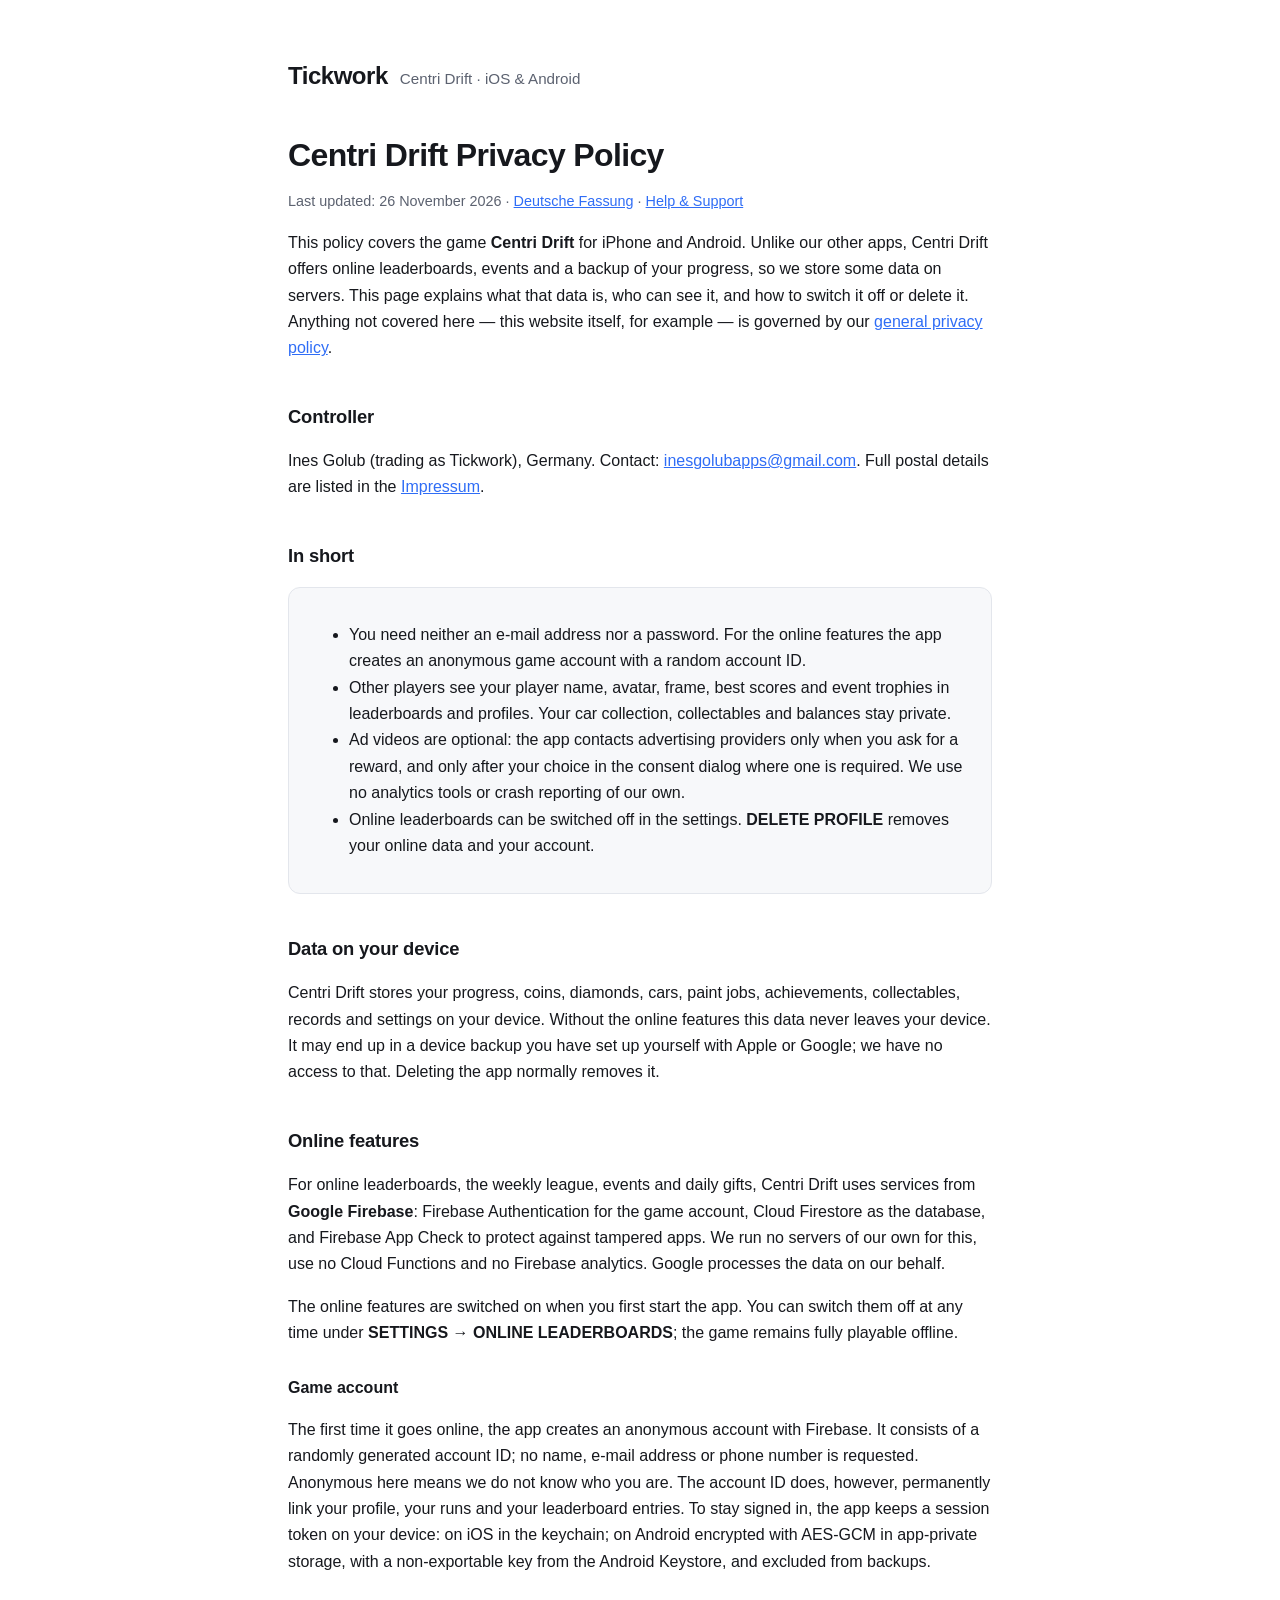
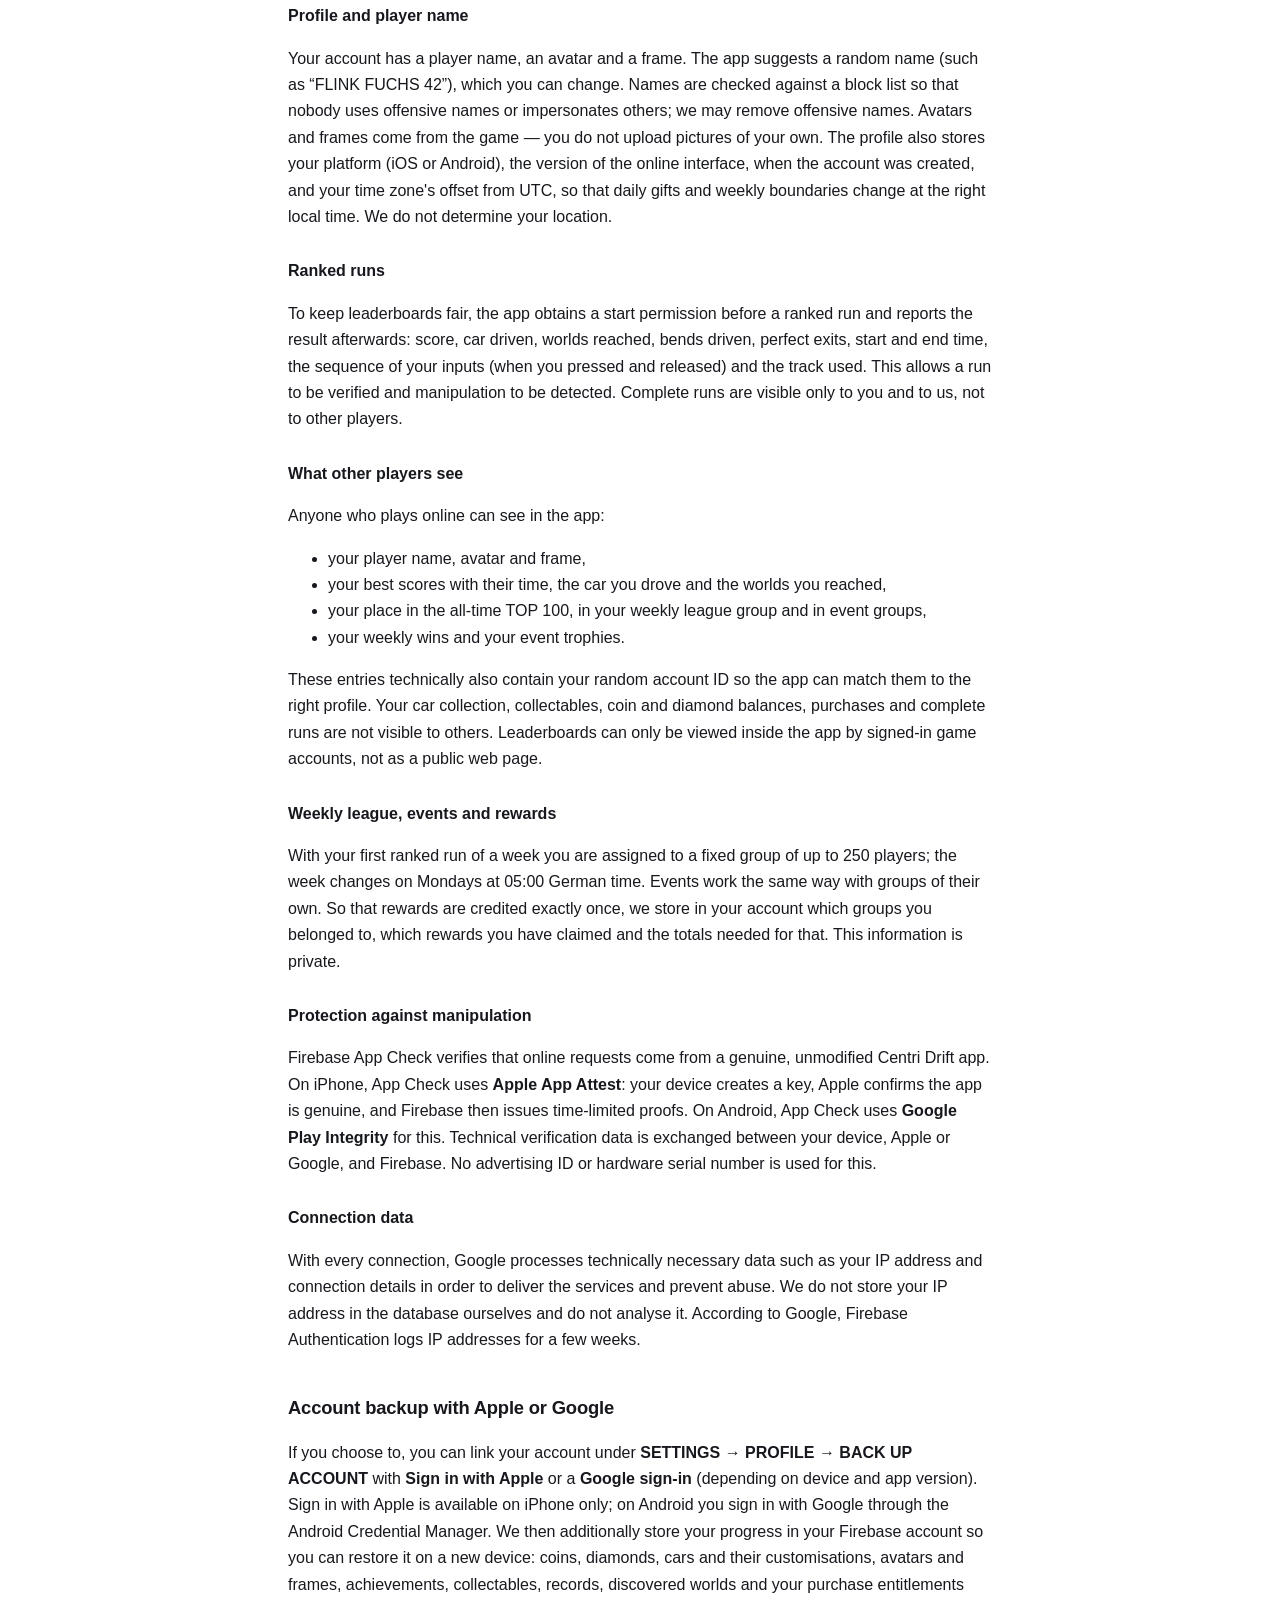
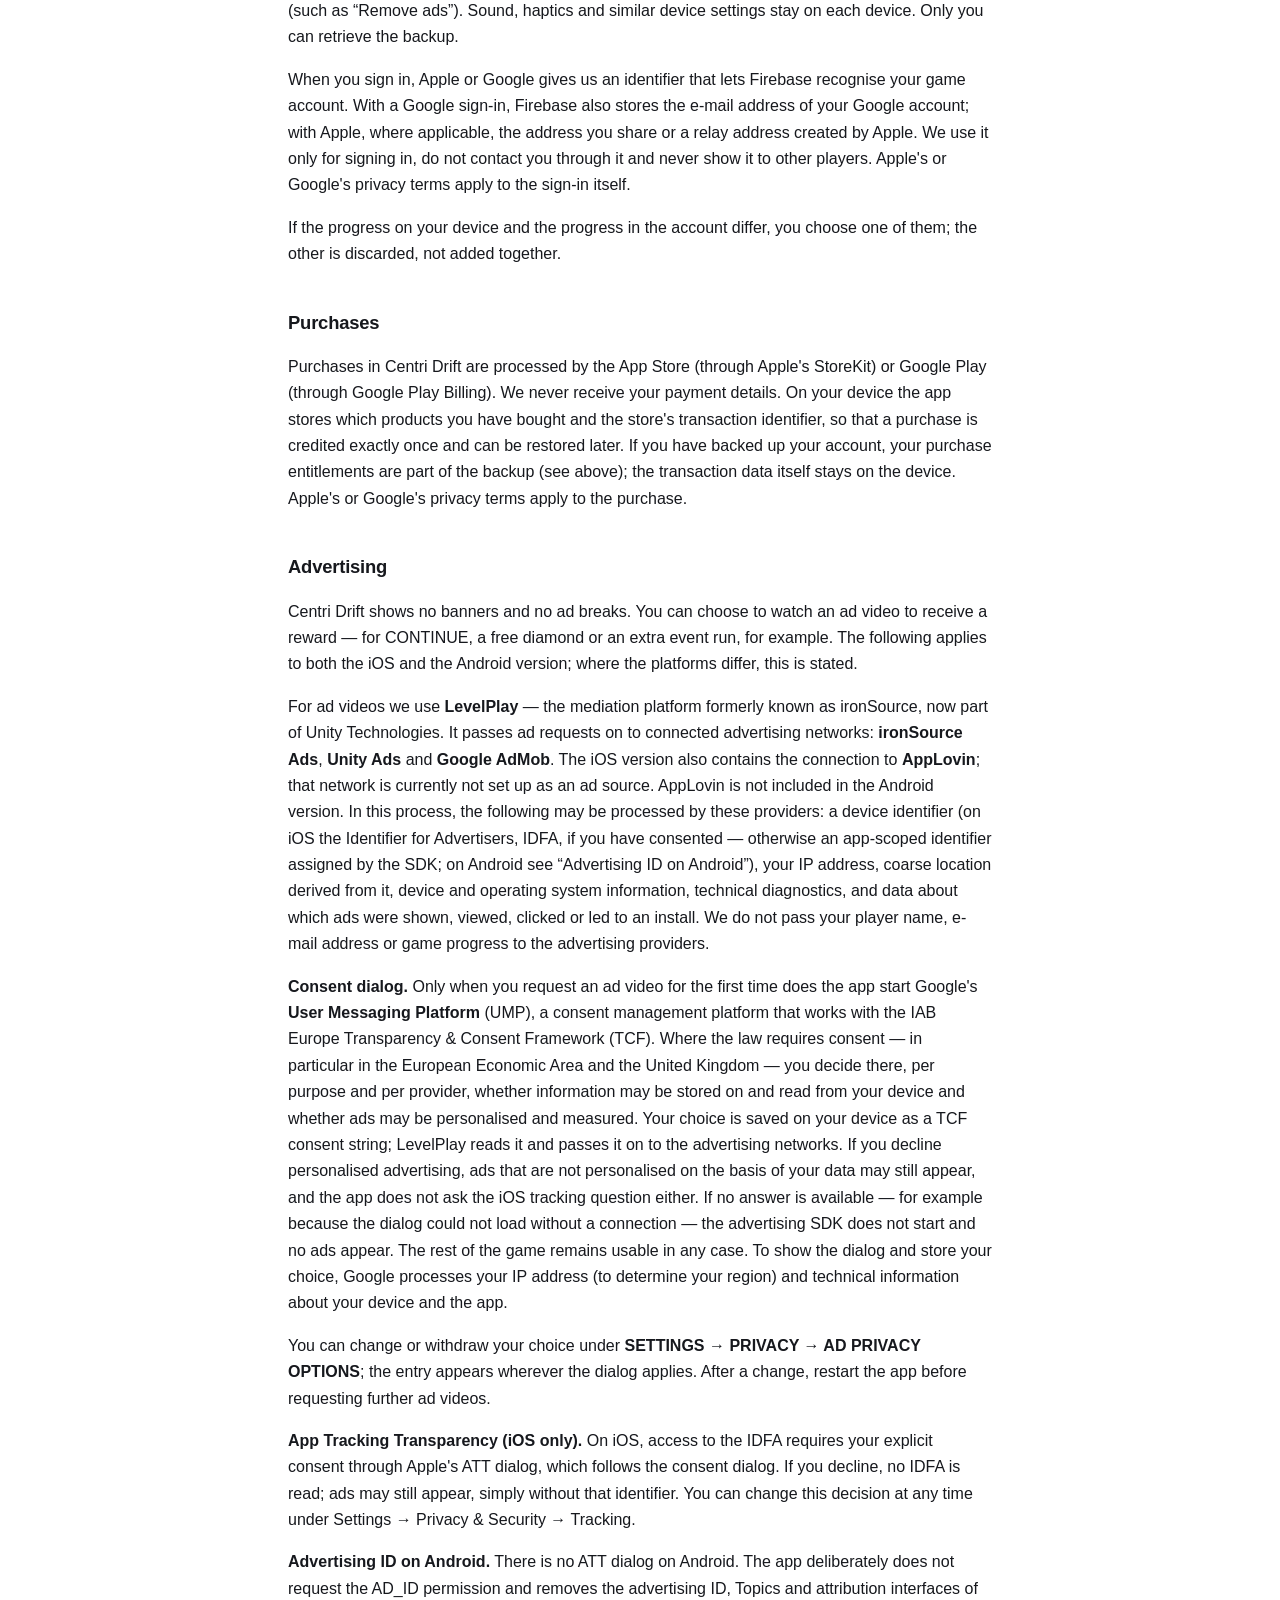
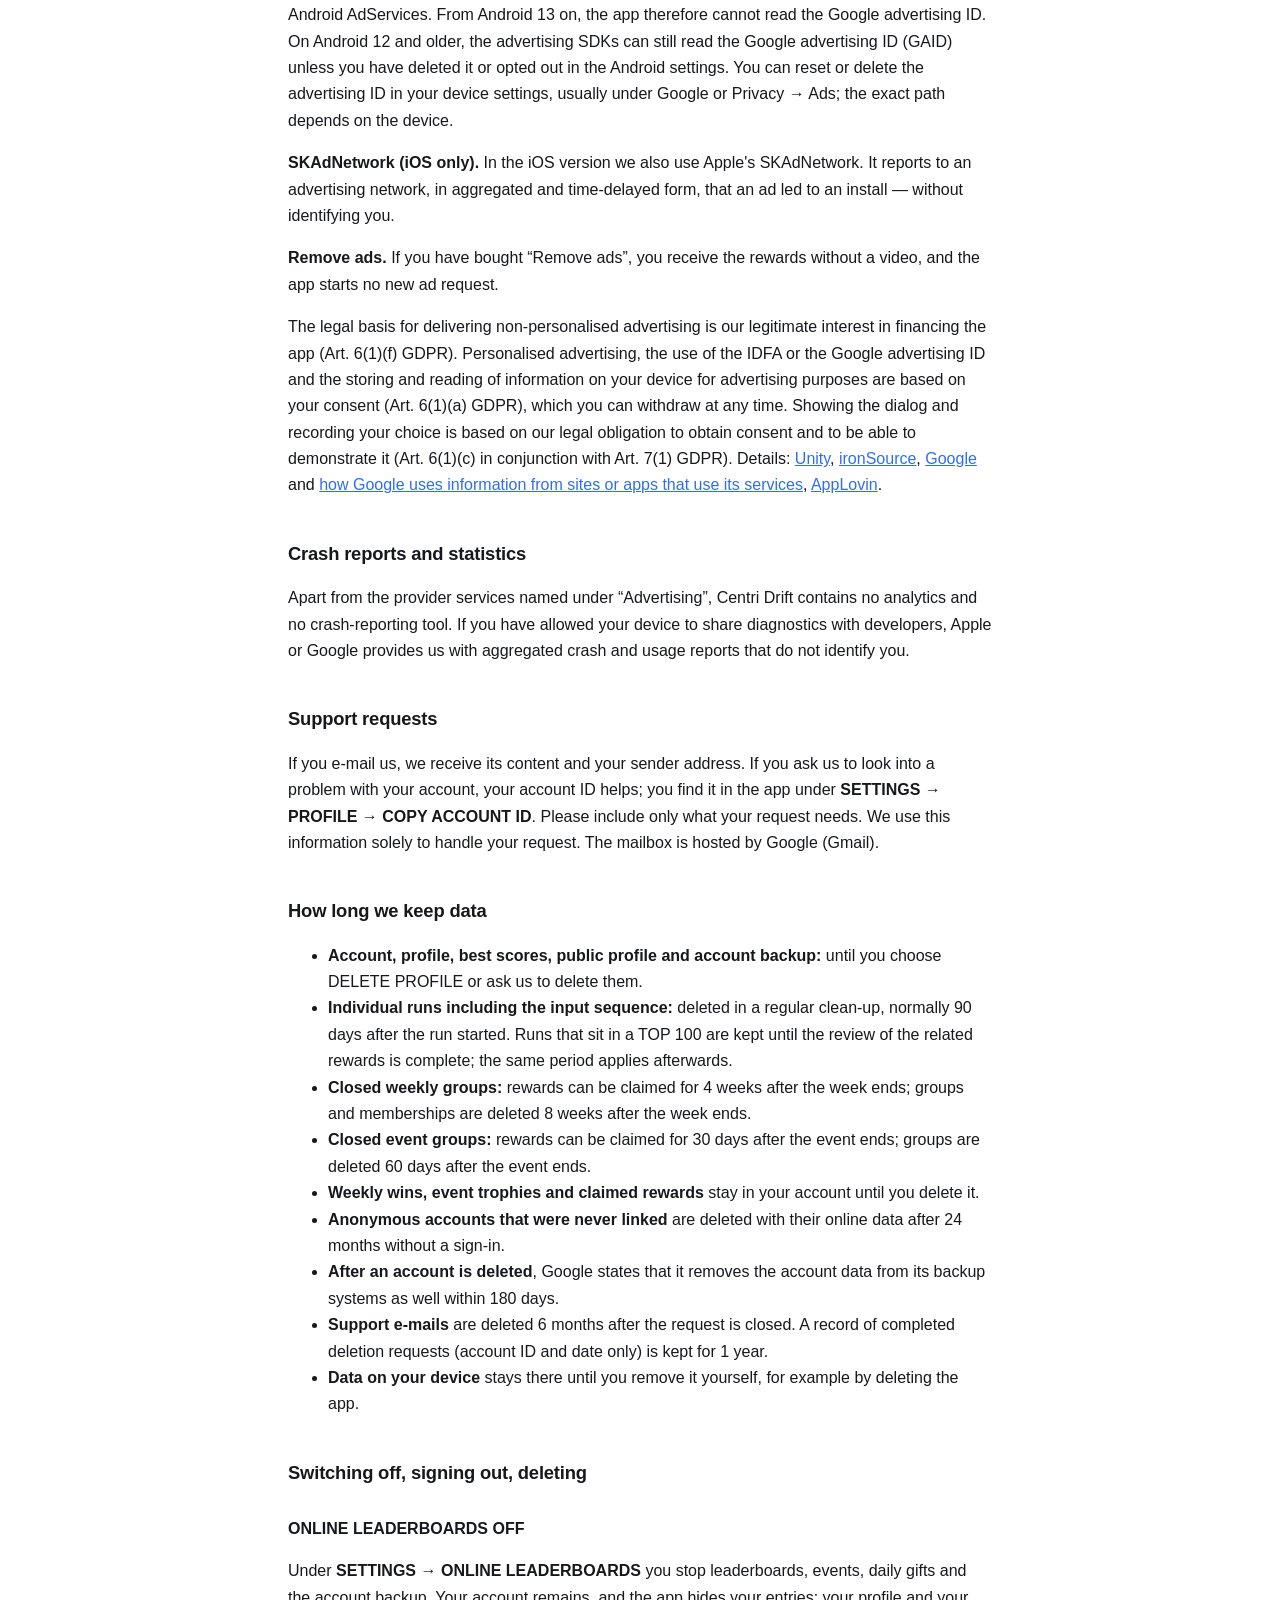
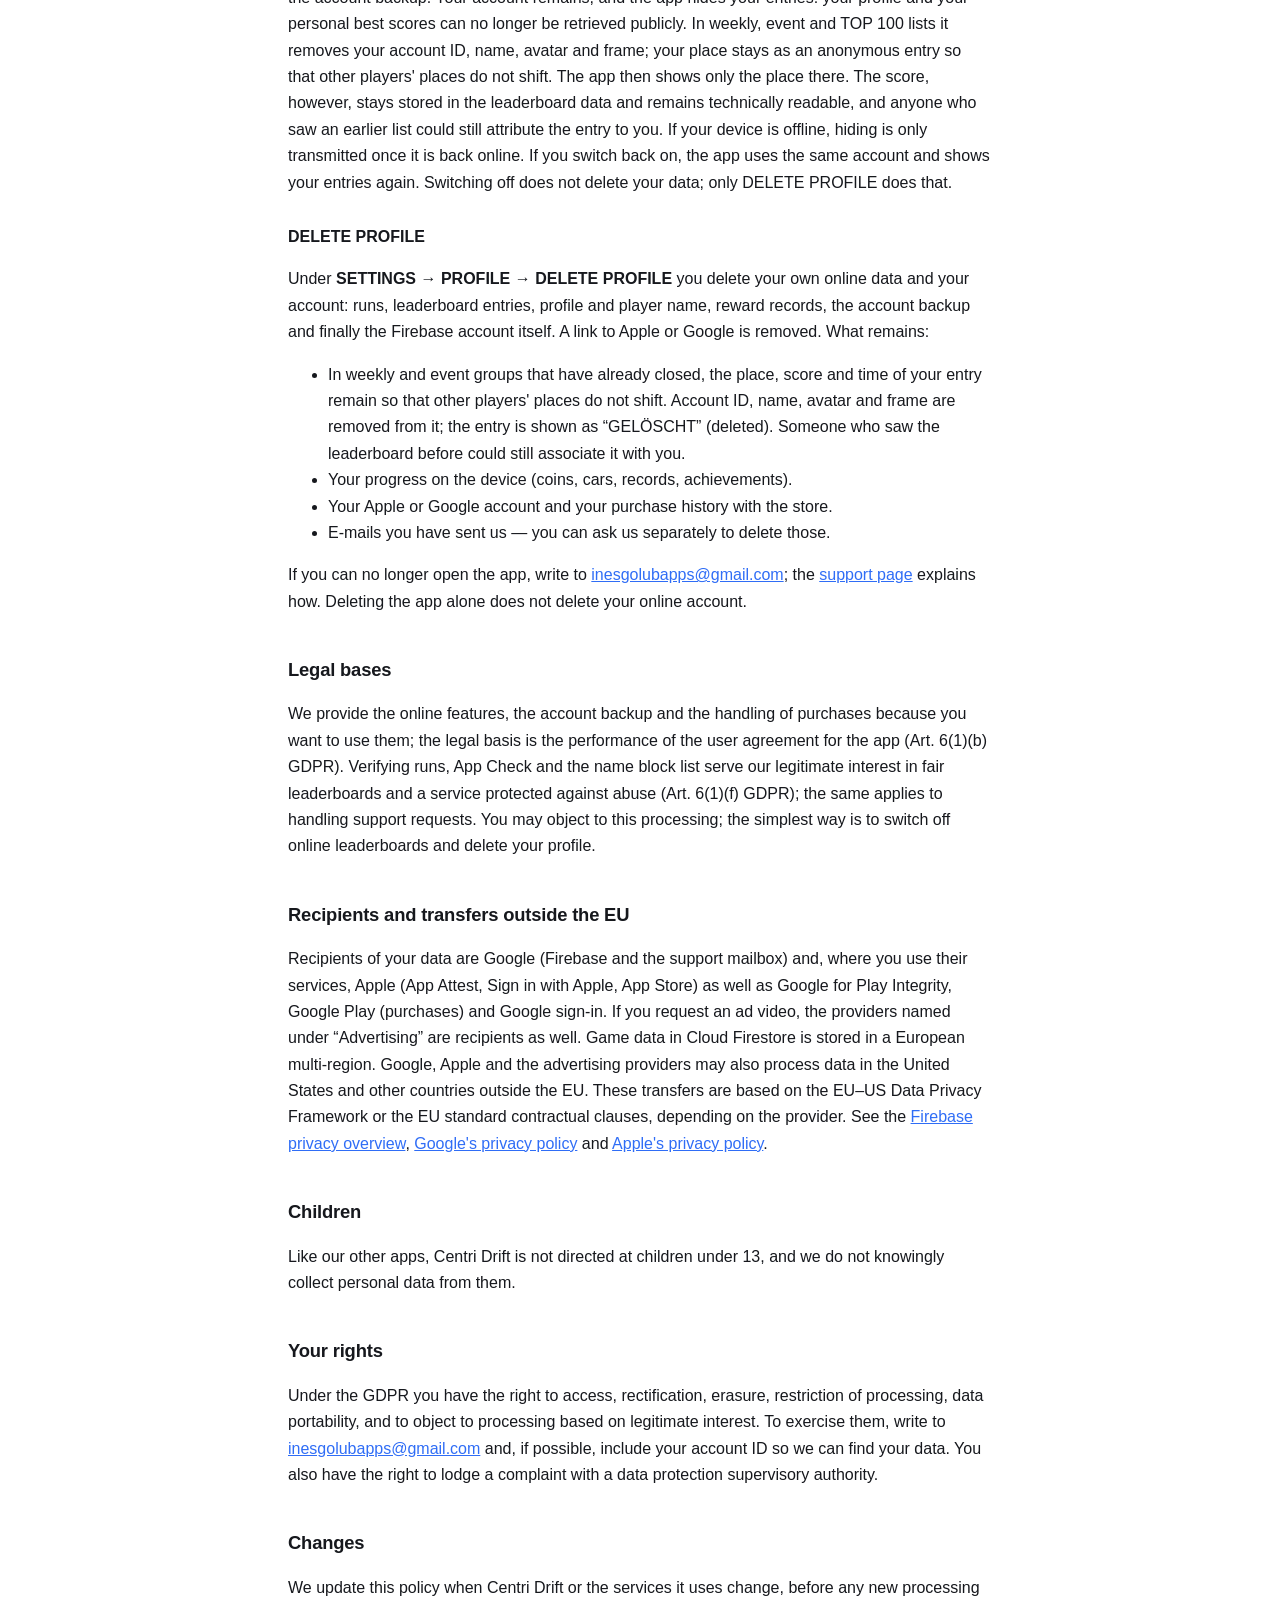
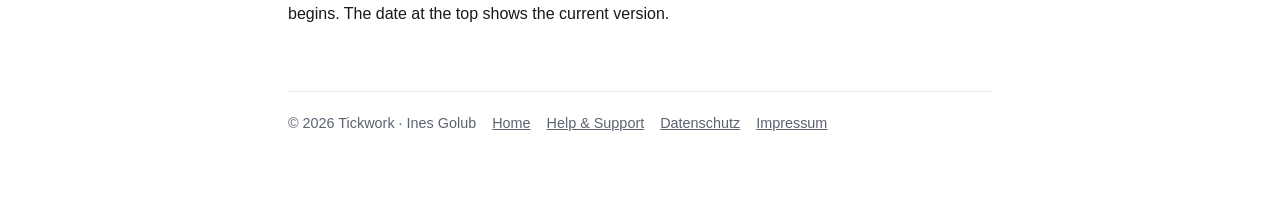
<file: centri-drift/privacy.html>
<!DOCTYPE html>
<html lang="en">
<head>
<meta charset="utf-8">
<meta name="viewport" content="width=device-width, initial-scale=1">
<title>Centri Drift Privacy Policy — Tickwork</title>
<meta name="description" content="How the game Centri Drift handles your data: game account, online leaderboards, account backup, purchases and support.">
<link rel="stylesheet" href="../style.css">
</head>
<body>
<div class="wrap">

  <header class="site">
    <a class="mark" href="/">Tickwork</a>
    <span class="tag">Centri Drift · iOS &amp; Android</span>
  </header>

  <h1>Centri Drift Privacy Policy</h1>
  <p class="updated">Last updated: 26 November 2026 · <a href="datenschutz.html">Deutsche Fassung</a> · <a href="support-en.html">Help &amp; Support</a></p>

  <p>This policy covers the game <strong>Centri Drift</strong> for iPhone and Android. Unlike our other apps, Centri Drift offers online leaderboards, events and a backup of your progress, so we store some data on servers. This page explains what that data is, who can see it, and how to switch it off or delete it. Anything not covered here — this website itself, for example — is governed by our <a href="../privacy.html">general privacy policy</a>.</p>

  <h2>Controller</h2>
  <p>Ines Golub (trading as Tickwork), Germany. Contact: <a href="mailto:inesgolubapps@gmail.com">inesgolubapps@gmail.com</a>. Full postal details are listed in the <a href="../impressum.html">Impressum</a>.</p>

  <h2>In short</h2>
  <div class="card">
    <ul>
      <li>You need neither an e-mail address nor a password. For the online features the app creates an anonymous game account with a random account ID.</li>
      <li>Other players see your player name, avatar, frame, best scores and event trophies in leaderboards and profiles. Your car collection, collectables and balances stay private.</li>
      <li>Ad videos are optional: the app contacts advertising providers only when you ask for a reward, and only after your choice in the consent dialog where one is required. We use no analytics tools or crash reporting of our own.</li>
      <li>Online leaderboards can be switched off in the settings. <strong>DELETE PROFILE</strong> removes your online data and your account.</li>
    </ul>
  </div>

  <h2>Data on your device</h2>
  <p>Centri Drift stores your progress, coins, diamonds, cars, paint jobs, achievements, collectables, records and settings on your device. Without the online features this data never leaves your device. It may end up in a device backup you have set up yourself with Apple or Google; we have no access to that. Deleting the app normally removes it.</p>

  <h2>Online features</h2>
  <p>For online leaderboards, the weekly league, events and daily gifts, Centri Drift uses services from <strong>Google Firebase</strong>: Firebase Authentication for the game account, Cloud Firestore as the database, and Firebase App Check to protect against tampered apps. We run no servers of our own for this, use no Cloud Functions and no Firebase analytics. Google processes the data on our behalf.</p>
  <p>The online features are switched on when you first start the app. You can switch them off at any time under <strong>SETTINGS → ONLINE LEADERBOARDS</strong>; the game remains fully playable offline.</p>

  <h3>Game account</h3>
  <p>The first time it goes online, the app creates an anonymous account with Firebase. It consists of a randomly generated account ID; no name, e-mail address or phone number is requested. Anonymous here means we do not know who you are. The account ID does, however, permanently link your profile, your runs and your leaderboard entries. To stay signed in, the app keeps a session token on your device: on iOS in the keychain; on Android encrypted with AES-GCM in app-private storage, with a non-exportable key from the Android Keystore, and excluded from backups.</p>

  <h3>Profile and player name</h3>
  <p>Your account has a player name, an avatar and a frame. The app suggests a random name (such as “FLINK FUCHS 42”), which you can change. Names are checked against a block list so that nobody uses offensive names or impersonates others; we may remove offensive names. Avatars and frames come from the game — you do not upload pictures of your own. The profile also stores your platform (iOS or Android), the version of the online interface, when the account was created, and your time zone's offset from UTC, so that daily gifts and weekly boundaries change at the right local time. We do not determine your location.</p>

  <h3>Ranked runs</h3>
  <p>To keep leaderboards fair, the app obtains a start permission before a ranked run and reports the result afterwards: score, car driven, worlds reached, bends driven, perfect exits, start and end time, the sequence of your inputs (when you pressed and released) and the track used. This allows a run to be verified and manipulation to be detected. Complete runs are visible only to you and to us, not to other players.</p>

  <h3>What other players see</h3>
  <p>Anyone who plays online can see in the app:</p>
  <ul>
    <li>your player name, avatar and frame,</li>
    <li>your best scores with their time, the car you drove and the worlds you reached,</li>
    <li>your place in the all-time TOP 100, in your weekly league group and in event groups,</li>
    <li>your weekly wins and your event trophies.</li>
  </ul>
  <p>These entries technically also contain your random account ID so the app can match them to the right profile. Your car collection, collectables, coin and diamond balances, purchases and complete runs are not visible to others. Leaderboards can only be viewed inside the app by signed-in game accounts, not as a public web page.</p>

  <h3>Weekly league, events and rewards</h3>
  <p>With your first ranked run of a week you are assigned to a fixed group of up to 250 players; the week changes on Mondays at 05:00 German time. Events work the same way with groups of their own. So that rewards are credited exactly once, we store in your account which groups you belonged to, which rewards you have claimed and the totals needed for that. This information is private.</p>

  <h3>Protection against manipulation</h3>
  <p>Firebase App Check verifies that online requests come from a genuine, unmodified Centri Drift app. On iPhone, App Check uses <strong>Apple App Attest</strong>: your device creates a key, Apple confirms the app is genuine, and Firebase then issues time-limited proofs. On Android, App Check uses <strong>Google Play Integrity</strong> for this. Technical verification data is exchanged between your device, Apple or Google, and Firebase. No advertising ID or hardware serial number is used for this.</p>

  <h3>Connection data</h3>
  <p>With every connection, Google processes technically necessary data such as your IP address and connection details in order to deliver the services and prevent abuse. We do not store your IP address in the database ourselves and do not analyse it. According to Google, Firebase Authentication logs IP addresses for a few weeks.</p>

  <h2>Account backup with Apple or Google</h2>
  <p>If you choose to, you can link your account under <strong>SETTINGS → PROFILE → BACK UP ACCOUNT</strong> with <strong>Sign in with Apple</strong> or a <strong>Google sign-in</strong> (depending on device and app version). Sign in with Apple is available on iPhone only; on Android you sign in with Google through the Android Credential Manager. We then additionally store your progress in your Firebase account so you can restore it on a new device: coins, diamonds, cars and their customisations, avatars and frames, achievements, collectables, records, discovered worlds and your purchase entitlements (such as “Remove ads”). Sound, haptics and similar device settings stay on each device. Only you can retrieve the backup.</p>
  <p>When you sign in, Apple or Google gives us an identifier that lets Firebase recognise your game account. With a Google sign-in, Firebase also stores the e-mail address of your Google account; with Apple, where applicable, the address you share or a relay address created by Apple. We use it only for signing in, do not contact you through it and never show it to other players. Apple's or Google's privacy terms apply to the sign-in itself.</p>
  <p>If the progress on your device and the progress in the account differ, you choose one of them; the other is discarded, not added together.</p>

  <h2>Purchases</h2>
  <p>Purchases in Centri Drift are processed by the App Store (through Apple's StoreKit) or Google Play (through Google Play Billing). We never receive your payment details. On your device the app stores which products you have bought and the store's transaction identifier, so that a purchase is credited exactly once and can be restored later. If you have backed up your account, your purchase entitlements are part of the backup (see above); the transaction data itself stays on the device. Apple's or Google's privacy terms apply to the purchase.</p>

  <h2>Advertising</h2>
  <p>Centri Drift shows no banners and no ad breaks. You can choose to watch an ad video to receive a reward — for CONTINUE, a free diamond or an extra event run, for example. The following applies to both the iOS and the Android version; where the platforms differ, this is stated.</p>
  <p>For ad videos we use <strong>LevelPlay</strong> — the mediation platform formerly known as ironSource, now part of Unity Technologies. It passes ad requests on to connected advertising networks: <strong>ironSource Ads</strong>, <strong>Unity Ads</strong> and <strong>Google AdMob</strong>. The iOS version also contains the connection to <strong>AppLovin</strong>; that network is currently not set up as an ad source. AppLovin is not included in the Android version. In this process, the following may be processed by these providers: a device identifier (on iOS the Identifier for Advertisers, IDFA, if you have consented — otherwise an app-scoped identifier assigned by the SDK; on Android see “Advertising ID on Android”), your IP address, coarse location derived from it, device and operating system information, technical diagnostics, and data about which ads were shown, viewed, clicked or led to an install. We do not pass your player name, e-mail address or game progress to the advertising providers.</p>
  <p><strong>Consent dialog.</strong> Only when you request an ad video for the first time does the app start Google's <strong>User Messaging Platform</strong> (UMP), a consent management platform that works with the IAB Europe Transparency &amp; Consent Framework (TCF). Where the law requires consent — in particular in the European Economic Area and the United Kingdom — you decide there, per purpose and per provider, whether information may be stored on and read from your device and whether ads may be personalised and measured. Your choice is saved on your device as a TCF consent string; LevelPlay reads it and passes it on to the advertising networks. If you decline personalised advertising, ads that are not personalised on the basis of your data may still appear, and the app does not ask the iOS tracking question either. If no answer is available — for example because the dialog could not load without a connection — the advertising SDK does not start and no ads appear. The rest of the game remains usable in any case. To show the dialog and store your choice, Google processes your IP address (to determine your region) and technical information about your device and the app.</p>
  <p>You can change or withdraw your choice under <strong>SETTINGS → PRIVACY → AD PRIVACY OPTIONS</strong>; the entry appears wherever the dialog applies. After a change, restart the app before requesting further ad videos.</p>
  <p><strong>App Tracking Transparency (iOS only).</strong> On iOS, access to the IDFA requires your explicit consent through Apple's ATT dialog, which follows the consent dialog. If you decline, no IDFA is read; ads may still appear, simply without that identifier. You can change this decision at any time under Settings → Privacy &amp; Security → Tracking.</p>
  <p><strong>Advertising ID on Android.</strong> There is no ATT dialog on Android. The app deliberately does not request the AD_ID permission and removes the advertising ID, Topics and attribution interfaces of Android AdServices. From Android 13 on, the app therefore cannot read the Google advertising ID. On Android 12 and older, the advertising SDKs can still read the Google advertising ID (GAID) unless you have deleted it or opted out in the Android settings. You can reset or delete the advertising ID in your device settings, usually under Google or Privacy → Ads; the exact path depends on the device.</p>
  <p><strong>SKAdNetwork (iOS only).</strong> In the iOS version we also use Apple's SKAdNetwork. It reports to an advertising network, in aggregated and time-delayed form, that an ad led to an install — without identifying you.</p>
  <p><strong>Remove ads.</strong> If you have bought “Remove ads”, you receive the rewards without a video, and the app starts no new ad request.</p>
  <p>The legal basis for delivering non-personalised advertising is our legitimate interest in financing the app (Art. 6(1)(f) GDPR). Personalised advertising, the use of the IDFA or the Google advertising ID and the storing and reading of information on your device for advertising purposes are based on your consent (Art. 6(1)(a) GDPR), which you can withdraw at any time. Showing the dialog and recording your choice is based on our legal obligation to obtain consent and to be able to demonstrate it (Art. 6(1)(c) in conjunction with Art. 7(1) GDPR). Details: <a href="https://unity.com/legal/game-player-and-app-user-privacy-policy" rel="noopener">Unity</a>, <a href="https://www.is.com/privacy-policy/" rel="noopener">ironSource</a>, <a href="https://policies.google.com/privacy" rel="noopener">Google</a> and <a href="https://policies.google.com/technologies/partner-sites" rel="noopener">how Google uses information from sites or apps that use its services</a>, <a href="https://legal.applovin.com/privacy/" rel="noopener">AppLovin</a>.</p>


  <h2>Crash reports and statistics</h2>
  <p>Apart from the provider services named under “Advertising”, Centri Drift contains no analytics and no crash-reporting tool. If you have allowed your device to share diagnostics with developers, Apple or Google provides us with aggregated crash and usage reports that do not identify you.</p>

  <h2>Support requests</h2>
  <p>If you e-mail us, we receive its content and your sender address. If you ask us to look into a problem with your account, your account ID helps; you find it in the app under <strong>SETTINGS → PROFILE → COPY ACCOUNT ID</strong>. Please include only what your request needs. We use this information solely to handle your request. The mailbox is hosted by Google (Gmail).</p>

  <h2>How long we keep data</h2>
  <ul>
    <li><strong>Account, profile, best scores, public profile and account backup:</strong> until you choose DELETE PROFILE or ask us to delete them.</li>
    <li><strong>Individual runs including the input sequence:</strong> deleted in a regular clean-up, normally 90 days after the run started. Runs that sit in a TOP 100 are kept until the review of the related rewards is complete; the same period applies afterwards.</li>
    <li><strong>Closed weekly groups:</strong> rewards can be claimed for 4 weeks after the week ends; groups and memberships are deleted 8 weeks after the week ends.</li>
    <li><strong>Closed event groups:</strong> rewards can be claimed for 30 days after the event ends; groups are deleted 60 days after the event ends.</li>
    <li><strong>Weekly wins, event trophies and claimed rewards</strong> stay in your account until you delete it.</li>
    <li><strong>Anonymous accounts that were never linked</strong> are deleted with their online data after 24 months without a sign-in.</li>
    <li><strong>After an account is deleted</strong>, Google states that it removes the account data from its backup systems as well within 180 days.</li>
    <li><strong>Support e-mails</strong> are deleted 6 months after the request is closed. A record of completed deletion requests (account ID and date only) is kept for 1 year.</li>
    <li><strong>Data on your device</strong> stays there until you remove it yourself, for example by deleting the app.</li>
  </ul>

  <h2>Switching off, signing out, deleting</h2>
  <h3>ONLINE LEADERBOARDS OFF</h3>
  <p>Under <strong>SETTINGS → ONLINE LEADERBOARDS</strong> you stop leaderboards, events, daily gifts and the account backup. Your account remains, and the app hides your entries: your profile and your personal best scores can no longer be retrieved publicly. In weekly, event and TOP 100 lists it removes your account ID, name, avatar and frame; your place stays as an anonymous entry so that other players' places do not shift. The app then shows only the place there. The score, however, stays stored in the leaderboard data and remains technically readable, and anyone who saw an earlier list could still attribute the entry to you. If your device is offline, hiding is only transmitted once it is back online. If you switch back on, the app uses the same account and shows your entries again. Switching off does not delete your data; only DELETE PROFILE does that.</p>
  <h3>DELETE PROFILE</h3>
  <p>Under <strong>SETTINGS → PROFILE → DELETE PROFILE</strong> you delete your own online data and your account: runs, leaderboard entries, profile and player name, reward records, the account backup and finally the Firebase account itself. A link to Apple or Google is removed. What remains:</p>
  <ul>
    <li>In weekly and event groups that have already closed, the place, score and time of your entry remain so that other players' places do not shift. Account ID, name, avatar and frame are removed from it; the entry is shown as “GELÖSCHT” (deleted). Someone who saw the leaderboard before could still associate it with you.</li>
    <li>Your progress on the device (coins, cars, records, achievements).</li>
    <li>Your Apple or Google account and your purchase history with the store.</li>
    <li>E-mails you have sent us — you can ask us separately to delete those.</li>
  </ul>
  <p>If you can no longer open the app, write to <a href="mailto:inesgolubapps@gmail.com">inesgolubapps@gmail.com</a>; the <a href="support-en.html#delete-profile">support page</a> explains how. Deleting the app alone does not delete your online account.</p>

  <h2>Legal bases</h2>
  <p>We provide the online features, the account backup and the handling of purchases because you want to use them; the legal basis is the performance of the user agreement for the app (Art. 6(1)(b) GDPR). Verifying runs, App Check and the name block list serve our legitimate interest in fair leaderboards and a service protected against abuse (Art. 6(1)(f) GDPR); the same applies to handling support requests. You may object to this processing; the simplest way is to switch off online leaderboards and delete your profile.</p>

  <h2>Recipients and transfers outside the EU</h2>
  <p>Recipients of your data are Google (Firebase and the support mailbox) and, where you use their services, Apple (App Attest, Sign in with Apple, App Store) as well as Google for Play Integrity, Google Play (purchases) and Google sign-in. If you request an ad video, the providers named under “Advertising” are recipients as well. Game data in Cloud Firestore is stored in a European multi-region. Google, Apple and the advertising providers may also process data in the United States and other countries outside the EU. These transfers are based on the EU–US Data Privacy Framework or the EU standard contractual clauses, depending on the provider. See the <a href="https://firebase.google.com/support/privacy" rel="noopener">Firebase privacy overview</a>, <a href="https://policies.google.com/privacy" rel="noopener">Google's privacy policy</a> and <a href="https://www.apple.com/legal/privacy/" rel="noopener">Apple's privacy policy</a>.</p>

  <h2>Children</h2>
  <p>Like our other apps, Centri Drift is not directed at children under 13, and we do not knowingly collect personal data from them.</p>

  <h2>Your rights</h2>
  <p>Under the GDPR you have the right to access, rectification, erasure, restriction of processing, data portability, and to object to processing based on legitimate interest. To exercise them, write to <a href="mailto:inesgolubapps@gmail.com">inesgolubapps@gmail.com</a> and, if possible, include your account ID so we can find your data. You also have the right to lodge a complaint with a data protection supervisory authority.</p>

  <h2>Changes</h2>
  <p>We update this policy when Centri Drift or the services it uses change, before any new processing begins. The date at the top shows the current version.</p>

  <footer class="site">
    <span>© 2026 Tickwork · Ines Golub</span>
    <a href="../index.html">Home</a>
    <a href="support-en.html">Help &amp; Support</a>
    <a href="datenschutz.html">Datenschutz</a>
    <a href="../impressum.html">Impressum</a>
  </footer>

</div>
</body>
</html>
</file>
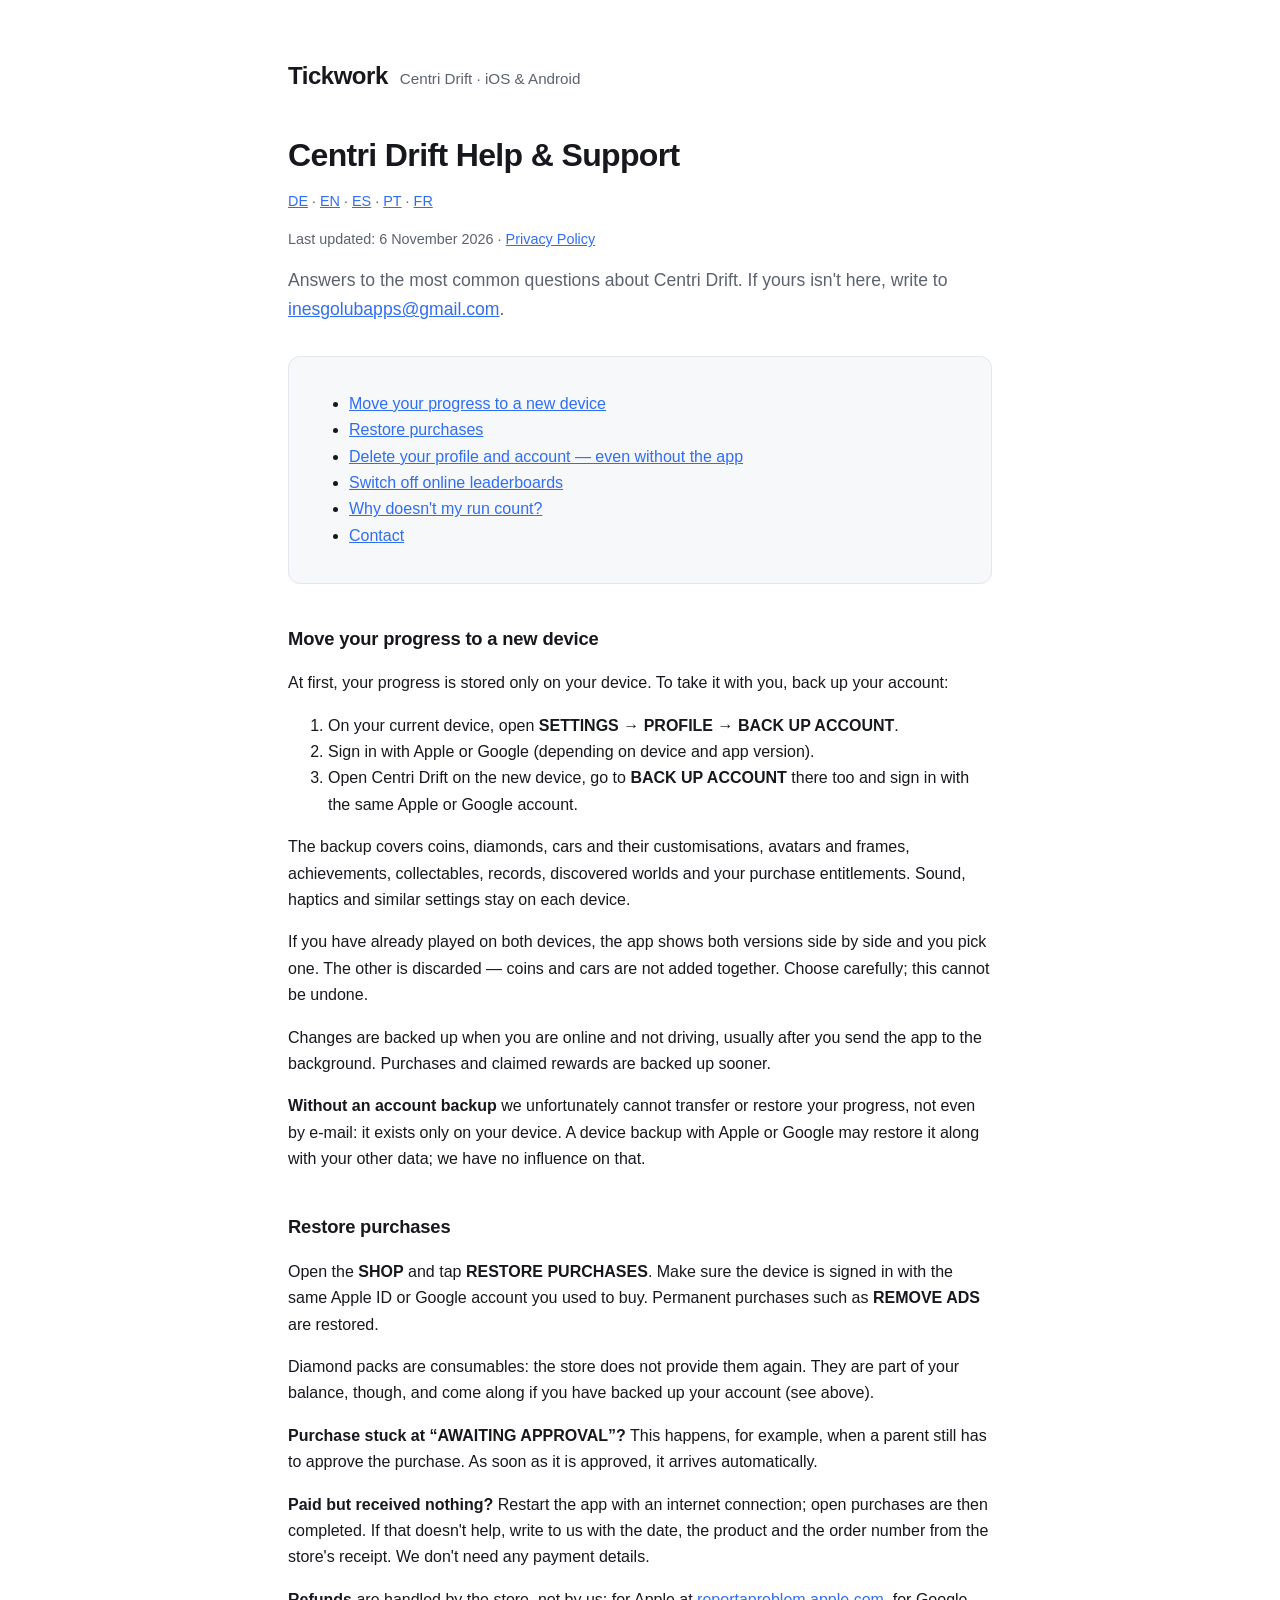
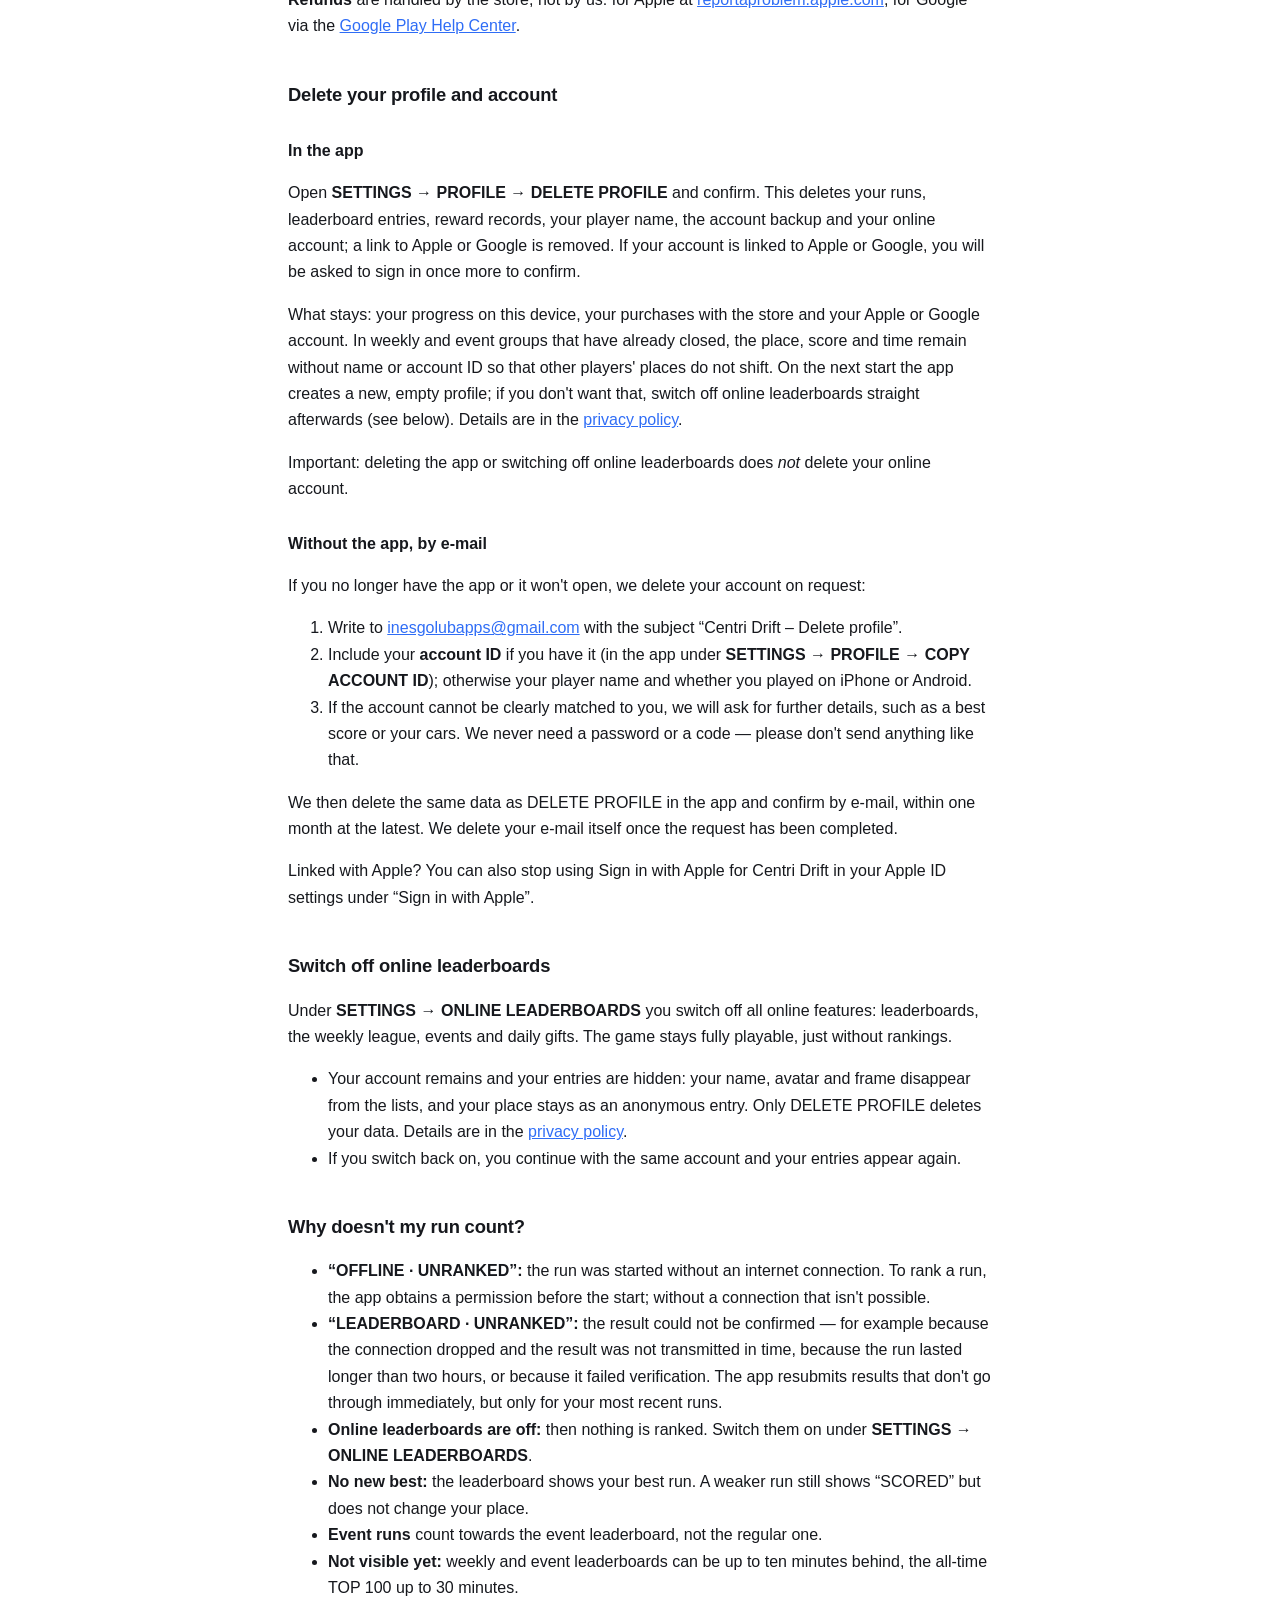
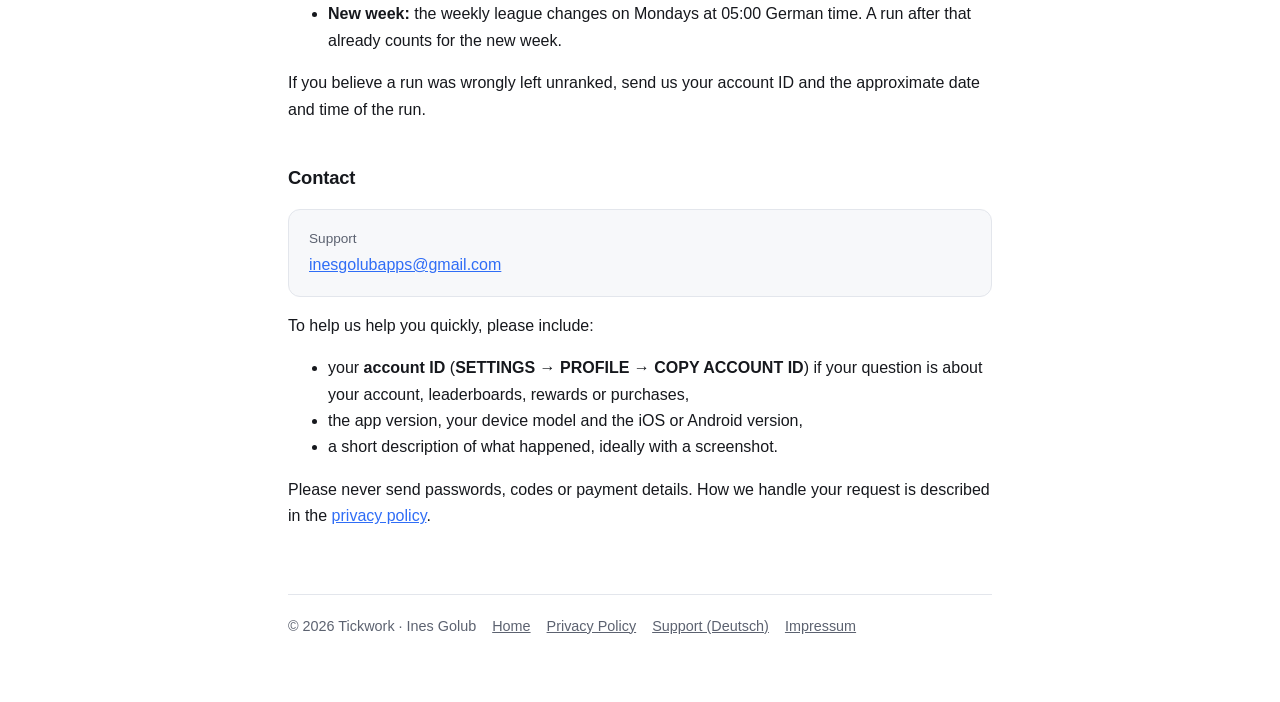
<file: centri-drift/support-en.html>
<!DOCTYPE html>
<html lang="en">
<head>
<meta charset="utf-8">
<meta name="viewport" content="width=device-width, initial-scale=1">
<title>Centri Drift Help &amp; Support — Tickwork</title>
<meta name="description" content="Help with Centri Drift: move your progress to a new device, restore purchases, delete your profile, online leaderboards and contact.">
<link rel="stylesheet" href="../style.css">
</head>
<body>
<div class="wrap">

  <header class="site">
    <a class="mark" href="/">Tickwork</a>
    <span class="tag">Centri Drift · iOS &amp; Android</span>
  </header>

  <h1>Centri Drift Help &amp; Support</h1>
  <p class="updated"><a href="support.html" hreflang="de" lang="de">DE</a> · <a href="support-en.html" hreflang="en" lang="en" aria-current="page">EN</a> · <a href="support-es.html" hreflang="es" lang="es">ES</a> · <a href="support-pt-br.html" hreflang="pt-BR" lang="pt-BR">PT</a> · <a href="support-fr.html" hreflang="fr" lang="fr">FR</a></p>
  <p class="updated">Last updated: 6 November 2026 · <a href="privacy.html">Privacy Policy</a></p>

  <p class="lead">Answers to the most common questions about Centri Drift. If yours isn't here, write to <a href="mailto:inesgolubapps@gmail.com?subject=Centri%20Drift%20%E2%80%93%20Support">inesgolubapps@gmail.com</a>.</p>

  <div class="card">
    <ul>
      <li><a href="#new-device">Move your progress to a new device</a></li>
      <li><a href="#purchases">Restore purchases</a></li>
      <li><a href="#delete-profile">Delete your profile and account — even without the app</a></li>
      <li><a href="#online-off">Switch off online leaderboards</a></li>
      <li><a href="#unranked">Why doesn't my run count?</a></li>
      <li><a href="#contact">Contact</a></li>
    </ul>
  </div>

  <h2 id="new-device">Move your progress to a new device</h2>
  <p>At first, your progress is stored only on your device. To take it with you, back up your account:</p>
  <ol>
    <li>On your current device, open <strong>SETTINGS → PROFILE → BACK UP ACCOUNT</strong>.</li>
    <li>Sign in with Apple or Google (depending on device and app version).</li>
    <li>Open Centri Drift on the new device, go to <strong>BACK UP ACCOUNT</strong> there too and sign in with the same Apple or Google account.</li>
  </ol>
  <p>The backup covers coins, diamonds, cars and their customisations, avatars and frames, achievements, collectables, records, discovered worlds and your purchase entitlements. Sound, haptics and similar settings stay on each device.</p>
  <p>If you have already played on both devices, the app shows both versions side by side and you pick one. The other is discarded — coins and cars are not added together. Choose carefully; this cannot be undone.</p>
  <p>Changes are backed up when you are online and not driving, usually after you send the app to the background. Purchases and claimed rewards are backed up sooner.</p>
  <p><strong>Without an account backup</strong> we unfortunately cannot transfer or restore your progress, not even by e-mail: it exists only on your device. A device backup with Apple or Google may restore it along with your other data; we have no influence on that.</p>

  <h2 id="purchases">Restore purchases</h2>
  <p>Open the <strong>SHOP</strong> and tap <strong>RESTORE PURCHASES</strong>. Make sure the device is signed in with the same Apple ID or Google account you used to buy. Permanent purchases such as <strong>REMOVE ADS</strong> are restored.</p>
  <p>Diamond packs are consumables: the store does not provide them again. They are part of your balance, though, and come along if you have backed up your account (see above).</p>
  <p><strong>Purchase stuck at “AWAITING APPROVAL”?</strong> This happens, for example, when a parent still has to approve the purchase. As soon as it is approved, it arrives automatically.</p>
  <p><strong>Paid but received nothing?</strong> Restart the app with an internet connection; open purchases are then completed. If that doesn't help, write to us with the date, the product and the order number from the store's receipt. We don't need any payment details.</p>
  <p><strong>Refunds</strong> are handled by the store, not by us: for Apple at <a href="https://reportaproblem.apple.com" rel="noopener">reportaproblem.apple.com</a>, for Google via the <a href="https://support.google.com/googleplay/answer/2479637?hl=en" rel="noopener">Google Play Help Center</a>.</p>

  <h2 id="delete-profile">Delete your profile and account</h2>
  <h3>In the app</h3>
  <p>Open <strong>SETTINGS → PROFILE → DELETE PROFILE</strong> and confirm. This deletes your runs, leaderboard entries, reward records, your player name, the account backup and your online account; a link to Apple or Google is removed. If your account is linked to Apple or Google, you will be asked to sign in once more to confirm.</p>
  <p>What stays: your progress on this device, your purchases with the store and your Apple or Google account. In weekly and event groups that have already closed, the place, score and time remain without name or account ID so that other players' places do not shift. On the next start the app creates a new, empty profile; if you don't want that, switch off online leaderboards straight afterwards (see below). Details are in the <a href="privacy.html">privacy policy</a>.</p>
  <p>Important: deleting the app or switching off online leaderboards does <em>not</em> delete your online account.</p>

  <h3>Without the app, by e-mail</h3>
  <p>If you no longer have the app or it won't open, we delete your account on request:</p>
  <ol>
    <li>Write to <a href="mailto:inesgolubapps@gmail.com?subject=Centri%20Drift%20%E2%80%93%20Delete%20profile">inesgolubapps@gmail.com</a> with the subject “Centri Drift – Delete profile”.</li>
    <li>Include your <strong>account ID</strong> if you have it (in the app under <strong>SETTINGS → PROFILE → COPY ACCOUNT ID</strong>); otherwise your player name and whether you played on iPhone or Android.</li>
    <li>If the account cannot be clearly matched to you, we will ask for further details, such as a best score or your cars. We never need a password or a code — please don't send anything like that.</li>
  </ol>
  <p>We then delete the same data as DELETE PROFILE in the app and confirm by e-mail, within one month at the latest. We delete your e-mail itself once the request has been completed.</p>
  <p>Linked with Apple? You can also stop using Sign in with Apple for Centri Drift in your Apple ID settings under “Sign in with Apple”.</p>

  <h2 id="online-off">Switch off online leaderboards</h2>
  <p>Under <strong>SETTINGS → ONLINE LEADERBOARDS</strong> you switch off all online features: leaderboards, the weekly league, events and daily gifts. The game stays fully playable, just without rankings.</p>
  <ul>
    <li>Your account remains and your entries are hidden: your name, avatar and frame disappear from the lists, and your place stays as an anonymous entry. Only DELETE PROFILE deletes your data. Details are in the <a href="privacy.html">privacy policy</a>.</li>
    <li>If you switch back on, you continue with the same account and your entries appear again.</li>
  </ul>

  <h2 id="unranked">Why doesn't my run count?</h2>
  <ul>
    <li><strong>“OFFLINE · UNRANKED”:</strong> the run was started without an internet connection. To rank a run, the app obtains a permission before the start; without a connection that isn't possible.</li>
    <li><strong>“LEADERBOARD · UNRANKED”:</strong> the result could not be confirmed — for example because the connection dropped and the result was not transmitted in time, because the run lasted longer than two hours, or because it failed verification. The app resubmits results that don't go through immediately, but only for your most recent runs.</li>
    <li><strong>Online leaderboards are off:</strong> then nothing is ranked. Switch them on under <strong>SETTINGS → ONLINE LEADERBOARDS</strong>.</li>
    <li><strong>No new best:</strong> the leaderboard shows your best run. A weaker run still shows “SCORED” but does not change your place.</li>
    <li><strong>Event runs</strong> count towards the event leaderboard, not the regular one.</li>
    <li><strong>Not visible yet:</strong> weekly and event leaderboards can be up to ten minutes behind, the all-time TOP 100 up to 30 minutes.</li>
    <li><strong>New week:</strong> the weekly league changes on Mondays at 05:00 German time. A run after that already counts for the new week.</li>
  </ul>
  <p>If you believe a run was wrongly left unranked, send us your account ID and the approximate date and time of the run.</p>

  <h2 id="contact">Contact</h2>
  <div class="card">
    <dl class="meta">
      <dt>Support</dt>
      <dd><a href="mailto:inesgolubapps@gmail.com?subject=Centri%20Drift%20%E2%80%93%20Support">inesgolubapps@gmail.com</a></dd>
    </dl>
  </div>
  <p>To help us help you quickly, please include:</p>
  <ul>
    <li>your <strong>account ID</strong> (<strong>SETTINGS → PROFILE → COPY ACCOUNT ID</strong>) if your question is about your account, leaderboards, rewards or purchases,</li>
    <li>the app version, your device model and the iOS or Android version,</li>
    <li>a short description of what happened, ideally with a screenshot.</li>
  </ul>
  <p>Please never send passwords, codes or payment details. How we handle your request is described in the <a href="privacy.html">privacy policy</a>.</p>

  <footer class="site">
    <span>© 2026 Tickwork · Ines Golub</span>
    <a href="../index.html">Home</a>
    <a href="privacy.html">Privacy Policy</a>
    <a href="support.html">Support (Deutsch)</a>
    <a href="../impressum.html">Impressum</a>
  </footer>

</div>
</body>
</html>
</file>
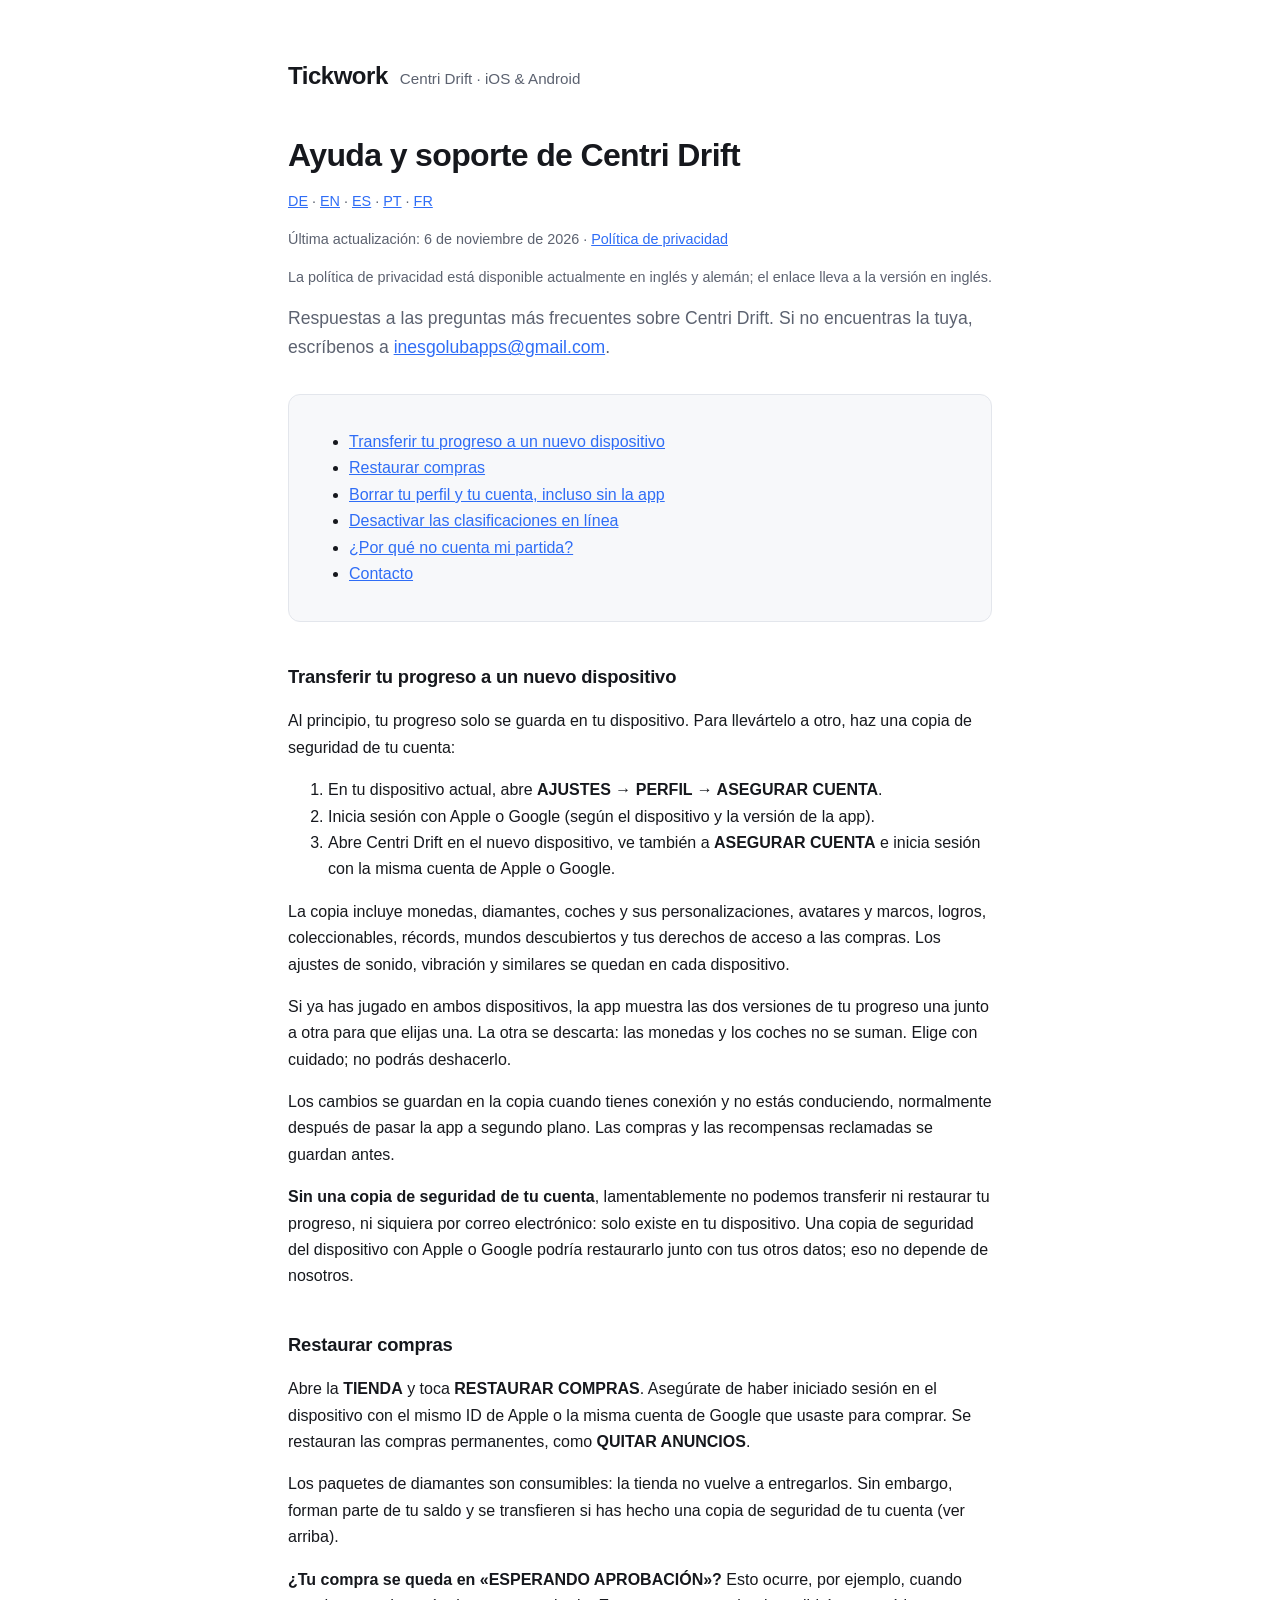
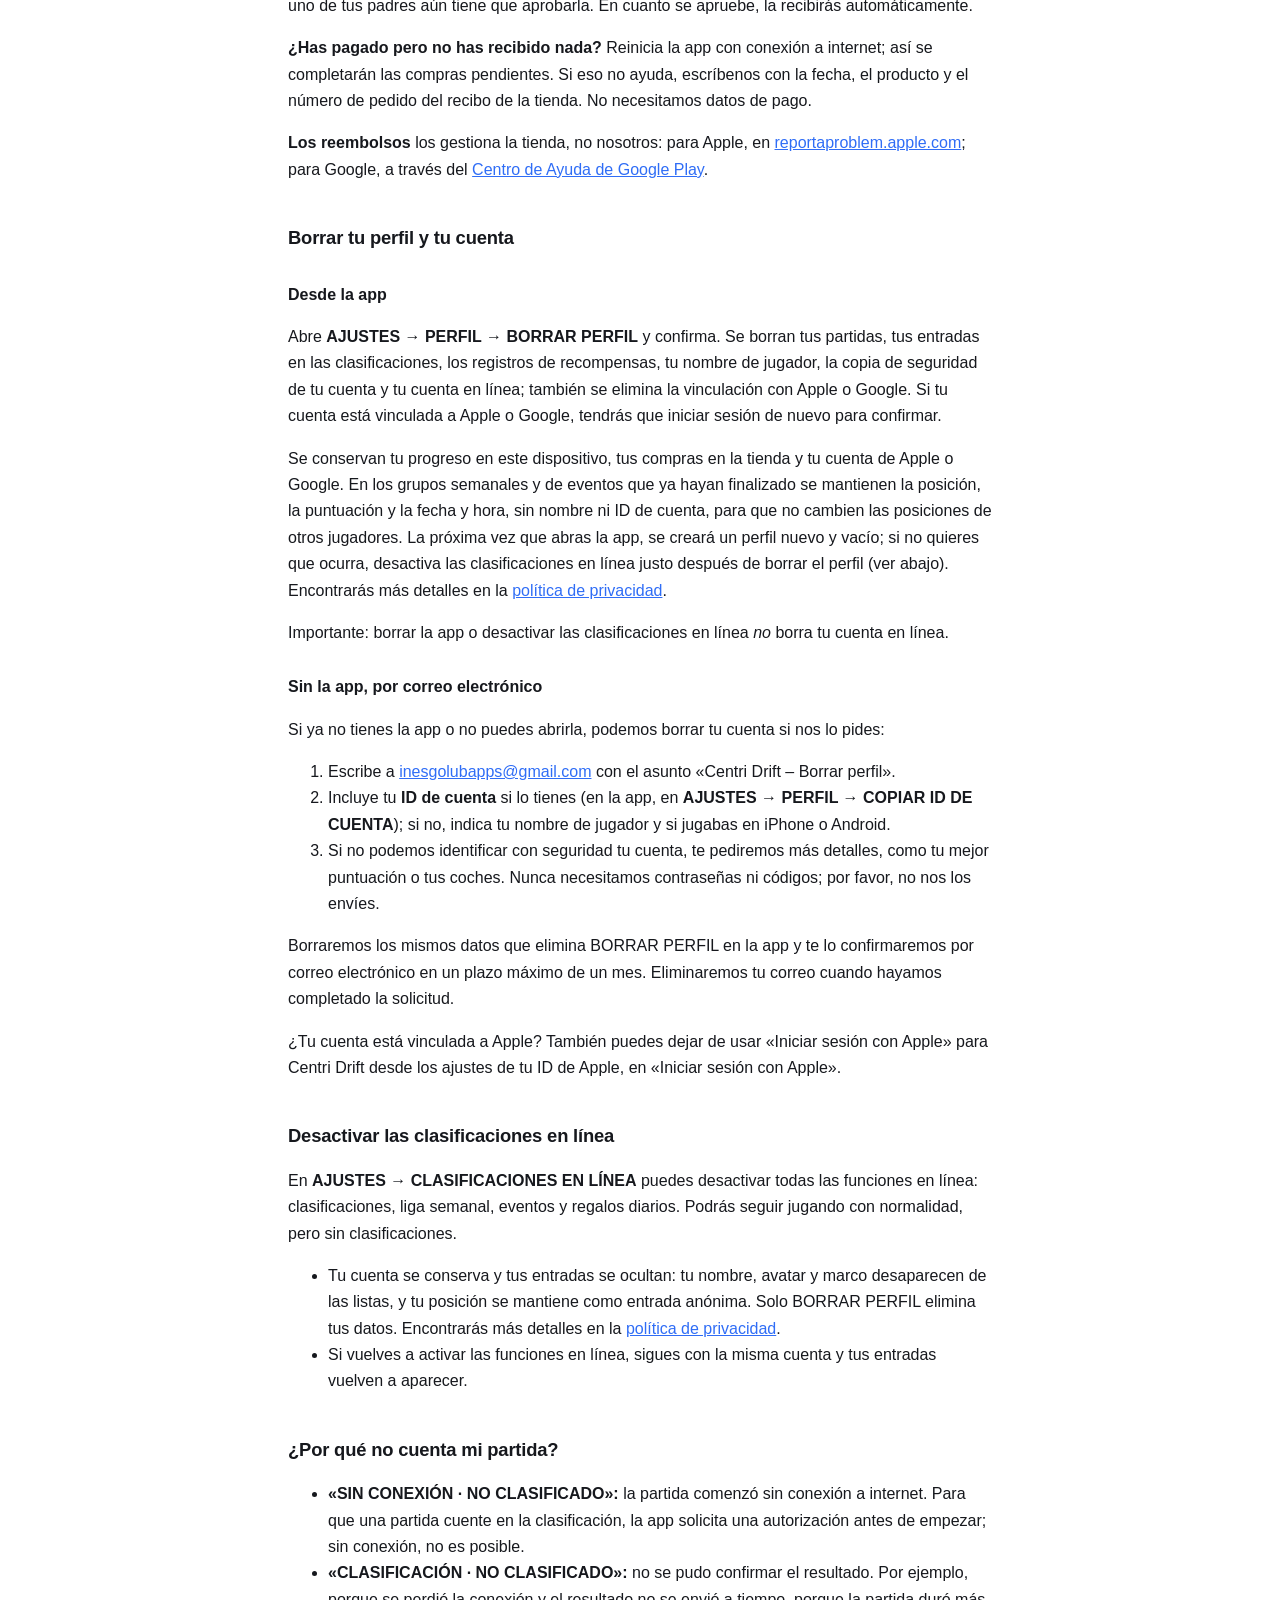
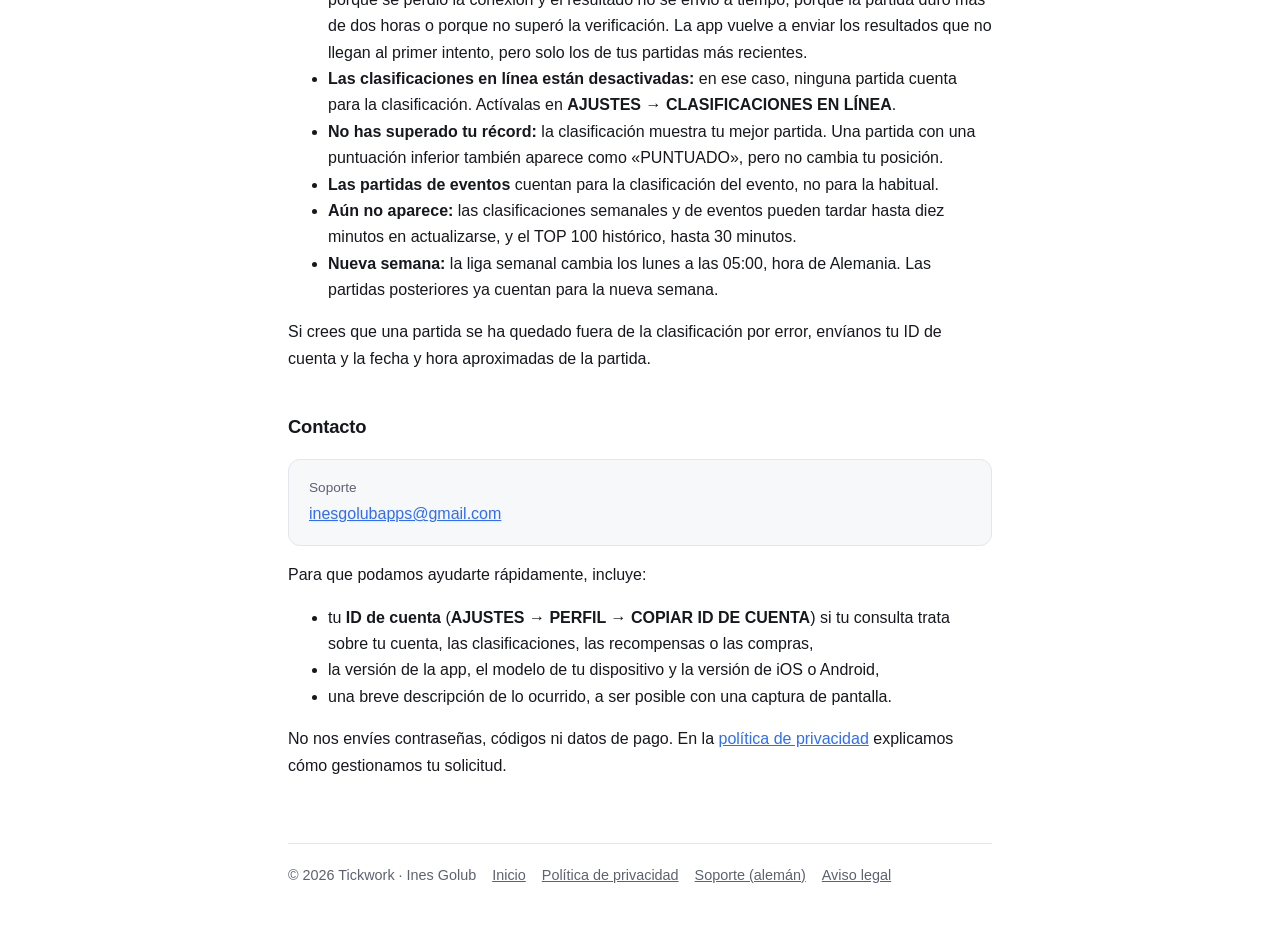
<file: centri-drift/support-es.html>
<!DOCTYPE html>
<html lang="es">
<head>
<meta charset="utf-8">
<meta name="viewport" content="width=device-width, initial-scale=1">
<title>Ayuda y soporte de Centri Drift — Tickwork</title>
<meta name="description" content="Ayuda con Centri Drift: transferir tu progreso a un nuevo dispositivo, restaurar compras, borrar tu perfil, clasificaciones en línea y contacto.">
<link rel="stylesheet" href="../style.css">
</head>
<body>
<div class="wrap">

  <header class="site">
    <a class="mark" href="/">Tickwork</a>
    <span class="tag">Centri Drift · iOS &amp; Android</span>
  </header>

  <h1>Ayuda y soporte de Centri Drift</h1>
  <p class="updated"><a href="support.html" hreflang="de" lang="de">DE</a> · <a href="support-en.html" hreflang="en" lang="en">EN</a> · <a href="support-es.html" hreflang="es" lang="es" aria-current="page">ES</a> · <a href="support-pt-br.html" hreflang="pt-BR" lang="pt-BR">PT</a> · <a href="support-fr.html" hreflang="fr" lang="fr">FR</a></p>
  <p class="updated">Última actualización: 6 de noviembre de 2026 · <a href="privacy.html">Política de privacidad</a></p>
  <p class="updated">La política de privacidad está disponible actualmente en inglés y alemán; el enlace lleva a la versión en inglés.</p>

  <p class="lead">Respuestas a las preguntas más frecuentes sobre Centri Drift. Si no encuentras la tuya, escríbenos a <a href="mailto:inesgolubapps@gmail.com?subject=Centri%20Drift%20%E2%80%93%20Support">inesgolubapps@gmail.com</a>.</p>

  <div class="card">
    <ul>
      <li><a href="#new-device">Transferir tu progreso a un nuevo dispositivo</a></li>
      <li><a href="#purchases">Restaurar compras</a></li>
      <li><a href="#delete-profile">Borrar tu perfil y tu cuenta, incluso sin la app</a></li>
      <li><a href="#online-off">Desactivar las clasificaciones en línea</a></li>
      <li><a href="#unranked">¿Por qué no cuenta mi partida?</a></li>
      <li><a href="#contact">Contacto</a></li>
    </ul>
  </div>

  <h2 id="new-device">Transferir tu progreso a un nuevo dispositivo</h2>
  <p>Al principio, tu progreso solo se guarda en tu dispositivo. Para llevártelo a otro, haz una copia de seguridad de tu cuenta:</p>
  <ol>
    <li>En tu dispositivo actual, abre <strong>AJUSTES → PERFIL → ASEGURAR CUENTA</strong>.</li>
    <li>Inicia sesión con Apple o Google (según el dispositivo y la versión de la app).</li>
    <li>Abre Centri Drift en el nuevo dispositivo, ve también a <strong>ASEGURAR CUENTA</strong> e inicia sesión con la misma cuenta de Apple o Google.</li>
  </ol>
  <p>La copia incluye monedas, diamantes, coches y sus personalizaciones, avatares y marcos, logros, coleccionables, récords, mundos descubiertos y tus derechos de acceso a las compras. Los ajustes de sonido, vibración y similares se quedan en cada dispositivo.</p>
  <p>Si ya has jugado en ambos dispositivos, la app muestra las dos versiones de tu progreso una junto a otra para que elijas una. La otra se descarta: las monedas y los coches no se suman. Elige con cuidado; no podrás deshacerlo.</p>
  <p>Los cambios se guardan en la copia cuando tienes conexión y no estás conduciendo, normalmente después de pasar la app a segundo plano. Las compras y las recompensas reclamadas se guardan antes.</p>
  <p><strong>Sin una copia de seguridad de tu cuenta</strong>, lamentablemente no podemos transferir ni restaurar tu progreso, ni siquiera por correo electrónico: solo existe en tu dispositivo. Una copia de seguridad del dispositivo con Apple o Google podría restaurarlo junto con tus otros datos; eso no depende de nosotros.</p>

  <h2 id="purchases">Restaurar compras</h2>
  <p>Abre la <strong>TIENDA</strong> y toca <strong>RESTAURAR COMPRAS</strong>. Asegúrate de haber iniciado sesión en el dispositivo con el mismo ID de Apple o la misma cuenta de Google que usaste para comprar. Se restauran las compras permanentes, como <strong>QUITAR ANUNCIOS</strong>.</p>
  <p>Los paquetes de diamantes son consumibles: la tienda no vuelve a entregarlos. Sin embargo, forman parte de tu saldo y se transfieren si has hecho una copia de seguridad de tu cuenta (ver arriba).</p>
  <p><strong>¿Tu compra se queda en «ESPERANDO APROBACIÓN»?</strong> Esto ocurre, por ejemplo, cuando uno de tus padres aún tiene que aprobarla. En cuanto se apruebe, la recibirás automáticamente.</p>
  <p><strong>¿Has pagado pero no has recibido nada?</strong> Reinicia la app con conexión a internet; así se completarán las compras pendientes. Si eso no ayuda, escríbenos con la fecha, el producto y el número de pedido del recibo de la tienda. No necesitamos datos de pago.</p>
  <p><strong>Los reembolsos</strong> los gestiona la tienda, no nosotros: para Apple, en <a href="https://reportaproblem.apple.com" rel="noopener">reportaproblem.apple.com</a>; para Google, a través del <a href="https://support.google.com/googleplay/answer/2479637?hl=es" rel="noopener">Centro de Ayuda de Google Play</a>.</p>

  <h2 id="delete-profile">Borrar tu perfil y tu cuenta</h2>
  <h3>Desde la app</h3>
  <p>Abre <strong>AJUSTES → PERFIL → BORRAR PERFIL</strong> y confirma. Se borran tus partidas, tus entradas en las clasificaciones, los registros de recompensas, tu nombre de jugador, la copia de seguridad de tu cuenta y tu cuenta en línea; también se elimina la vinculación con Apple o Google. Si tu cuenta está vinculada a Apple o Google, tendrás que iniciar sesión de nuevo para confirmar.</p>
  <p>Se conservan tu progreso en este dispositivo, tus compras en la tienda y tu cuenta de Apple o Google. En los grupos semanales y de eventos que ya hayan finalizado se mantienen la posición, la puntuación y la fecha y hora, sin nombre ni ID de cuenta, para que no cambien las posiciones de otros jugadores. La próxima vez que abras la app, se creará un perfil nuevo y vacío; si no quieres que ocurra, desactiva las clasificaciones en línea justo después de borrar el perfil (ver abajo). Encontrarás más detalles en la <a href="privacy.html">política de privacidad</a>.</p>
  <p>Importante: borrar la app o desactivar las clasificaciones en línea <em>no</em> borra tu cuenta en línea.</p>

  <h3>Sin la app, por correo electrónico</h3>
  <p>Si ya no tienes la app o no puedes abrirla, podemos borrar tu cuenta si nos lo pides:</p>
  <ol>
    <li>Escribe a <a href="mailto:inesgolubapps@gmail.com?subject=Centri%20Drift%20%E2%80%93%20Borrar%20perfil">inesgolubapps@gmail.com</a> con el asunto «Centri Drift – Borrar perfil».</li>
    <li>Incluye tu <strong>ID de cuenta</strong> si lo tienes (en la app, en <strong>AJUSTES → PERFIL → COPIAR ID DE CUENTA</strong>); si no, indica tu nombre de jugador y si jugabas en iPhone o Android.</li>
    <li>Si no podemos identificar con seguridad tu cuenta, te pediremos más detalles, como tu mejor puntuación o tus coches. Nunca necesitamos contraseñas ni códigos; por favor, no nos los envíes.</li>
  </ol>
  <p>Borraremos los mismos datos que elimina BORRAR PERFIL en la app y te lo confirmaremos por correo electrónico en un plazo máximo de un mes. Eliminaremos tu correo cuando hayamos completado la solicitud.</p>
  <p>¿Tu cuenta está vinculada a Apple? También puedes dejar de usar «Iniciar sesión con Apple» para Centri Drift desde los ajustes de tu ID de Apple, en «Iniciar sesión con Apple».</p>

  <h2 id="online-off">Desactivar las clasificaciones en línea</h2>
  <p>En <strong>AJUSTES → CLASIFICACIONES EN LÍNEA</strong> puedes desactivar todas las funciones en línea: clasificaciones, liga semanal, eventos y regalos diarios. Podrás seguir jugando con normalidad, pero sin clasificaciones.</p>
  <ul>
    <li>Tu cuenta se conserva y tus entradas se ocultan: tu nombre, avatar y marco desaparecen de las listas, y tu posición se mantiene como entrada anónima. Solo BORRAR PERFIL elimina tus datos. Encontrarás más detalles en la <a href="privacy.html">política de privacidad</a>.</li>
    <li>Si vuelves a activar las funciones en línea, sigues con la misma cuenta y tus entradas vuelven a aparecer.</li>
  </ul>

  <h2 id="unranked">¿Por qué no cuenta mi partida?</h2>
  <ul>
    <li><strong>«SIN CONEXIÓN · NO CLASIFICADO»:</strong> la partida comenzó sin conexión a internet. Para que una partida cuente en la clasificación, la app solicita una autorización antes de empezar; sin conexión, no es posible.</li>
    <li><strong>«CLASIFICACIÓN · NO CLASIFICADO»:</strong> no se pudo confirmar el resultado. Por ejemplo, porque se perdió la conexión y el resultado no se envió a tiempo, porque la partida duró más de dos horas o porque no superó la verificación. La app vuelve a enviar los resultados que no llegan al primer intento, pero solo los de tus partidas más recientes.</li>
    <li><strong>Las clasificaciones en línea están desactivadas:</strong> en ese caso, ninguna partida cuenta para la clasificación. Actívalas en <strong>AJUSTES → CLASIFICACIONES EN LÍNEA</strong>.</li>
    <li><strong>No has superado tu récord:</strong> la clasificación muestra tu mejor partida. Una partida con una puntuación inferior también aparece como «PUNTUADO», pero no cambia tu posición.</li>
    <li><strong>Las partidas de eventos</strong> cuentan para la clasificación del evento, no para la habitual.</li>
    <li><strong>Aún no aparece:</strong> las clasificaciones semanales y de eventos pueden tardar hasta diez minutos en actualizarse, y el TOP 100 histórico, hasta 30 minutos.</li>
    <li><strong>Nueva semana:</strong> la liga semanal cambia los lunes a las 05:00, hora de Alemania. Las partidas posteriores ya cuentan para la nueva semana.</li>
  </ul>
  <p>Si crees que una partida se ha quedado fuera de la clasificación por error, envíanos tu ID de cuenta y la fecha y hora aproximadas de la partida.</p>

  <h2 id="contact">Contacto</h2>
  <div class="card">
    <dl class="meta">
      <dt>Soporte</dt>
      <dd><a href="mailto:inesgolubapps@gmail.com?subject=Centri%20Drift%20%E2%80%93%20Support">inesgolubapps@gmail.com</a></dd>
    </dl>
  </div>
  <p>Para que podamos ayudarte rápidamente, incluye:</p>
  <ul>
    <li>tu <strong>ID de cuenta</strong> (<strong>AJUSTES → PERFIL → COPIAR ID DE CUENTA</strong>) si tu consulta trata sobre tu cuenta, las clasificaciones, las recompensas o las compras,</li>
    <li>la versión de la app, el modelo de tu dispositivo y la versión de iOS o Android,</li>
    <li>una breve descripción de lo ocurrido, a ser posible con una captura de pantalla.</li>
  </ul>
  <p>No nos envíes contraseñas, códigos ni datos de pago. En la <a href="privacy.html">política de privacidad</a> explicamos cómo gestionamos tu solicitud.</p>

  <footer class="site">
    <span>© 2026 Tickwork · Ines Golub</span>
    <a href="../index.html">Inicio</a>
    <a href="privacy.html">Política de privacidad</a>
    <a href="support.html">Soporte (alemán)</a>
    <a href="../impressum.html">Aviso legal</a>
  </footer>

</div>
</body>
</html>
</file>
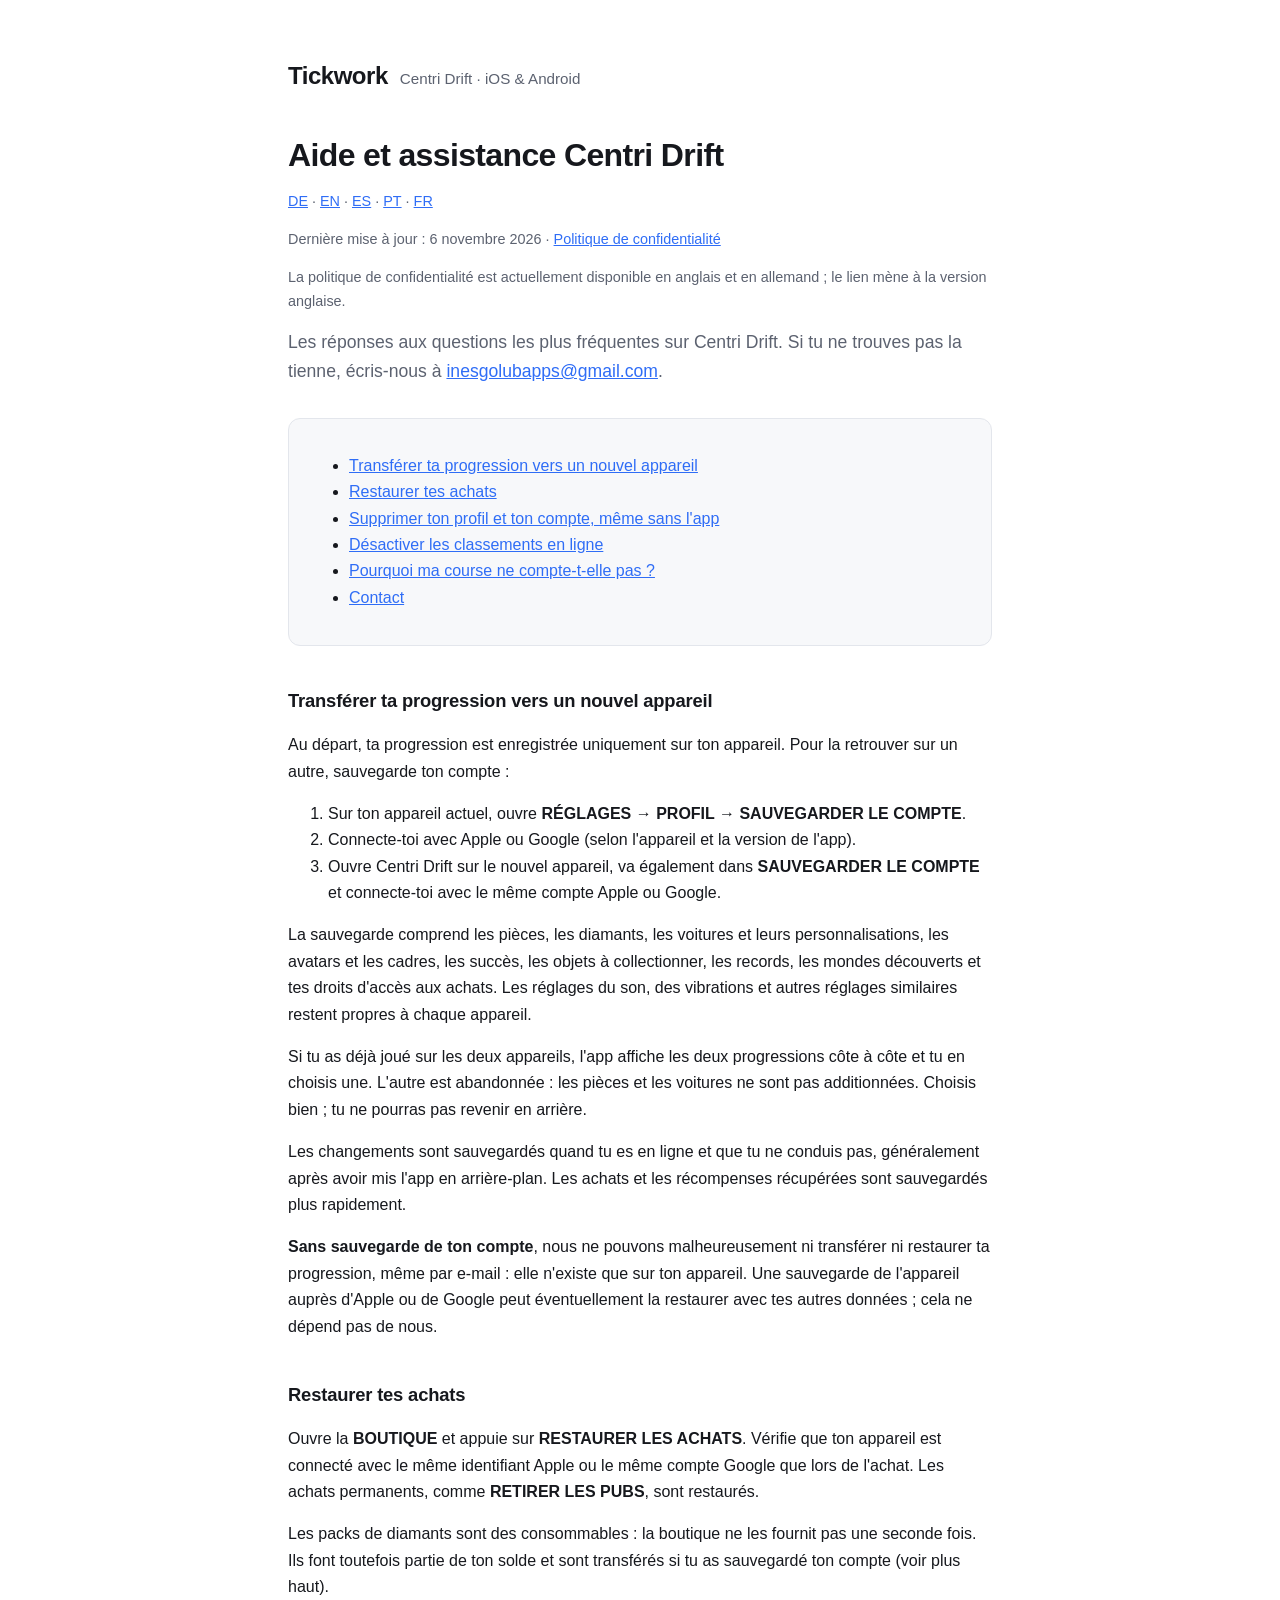
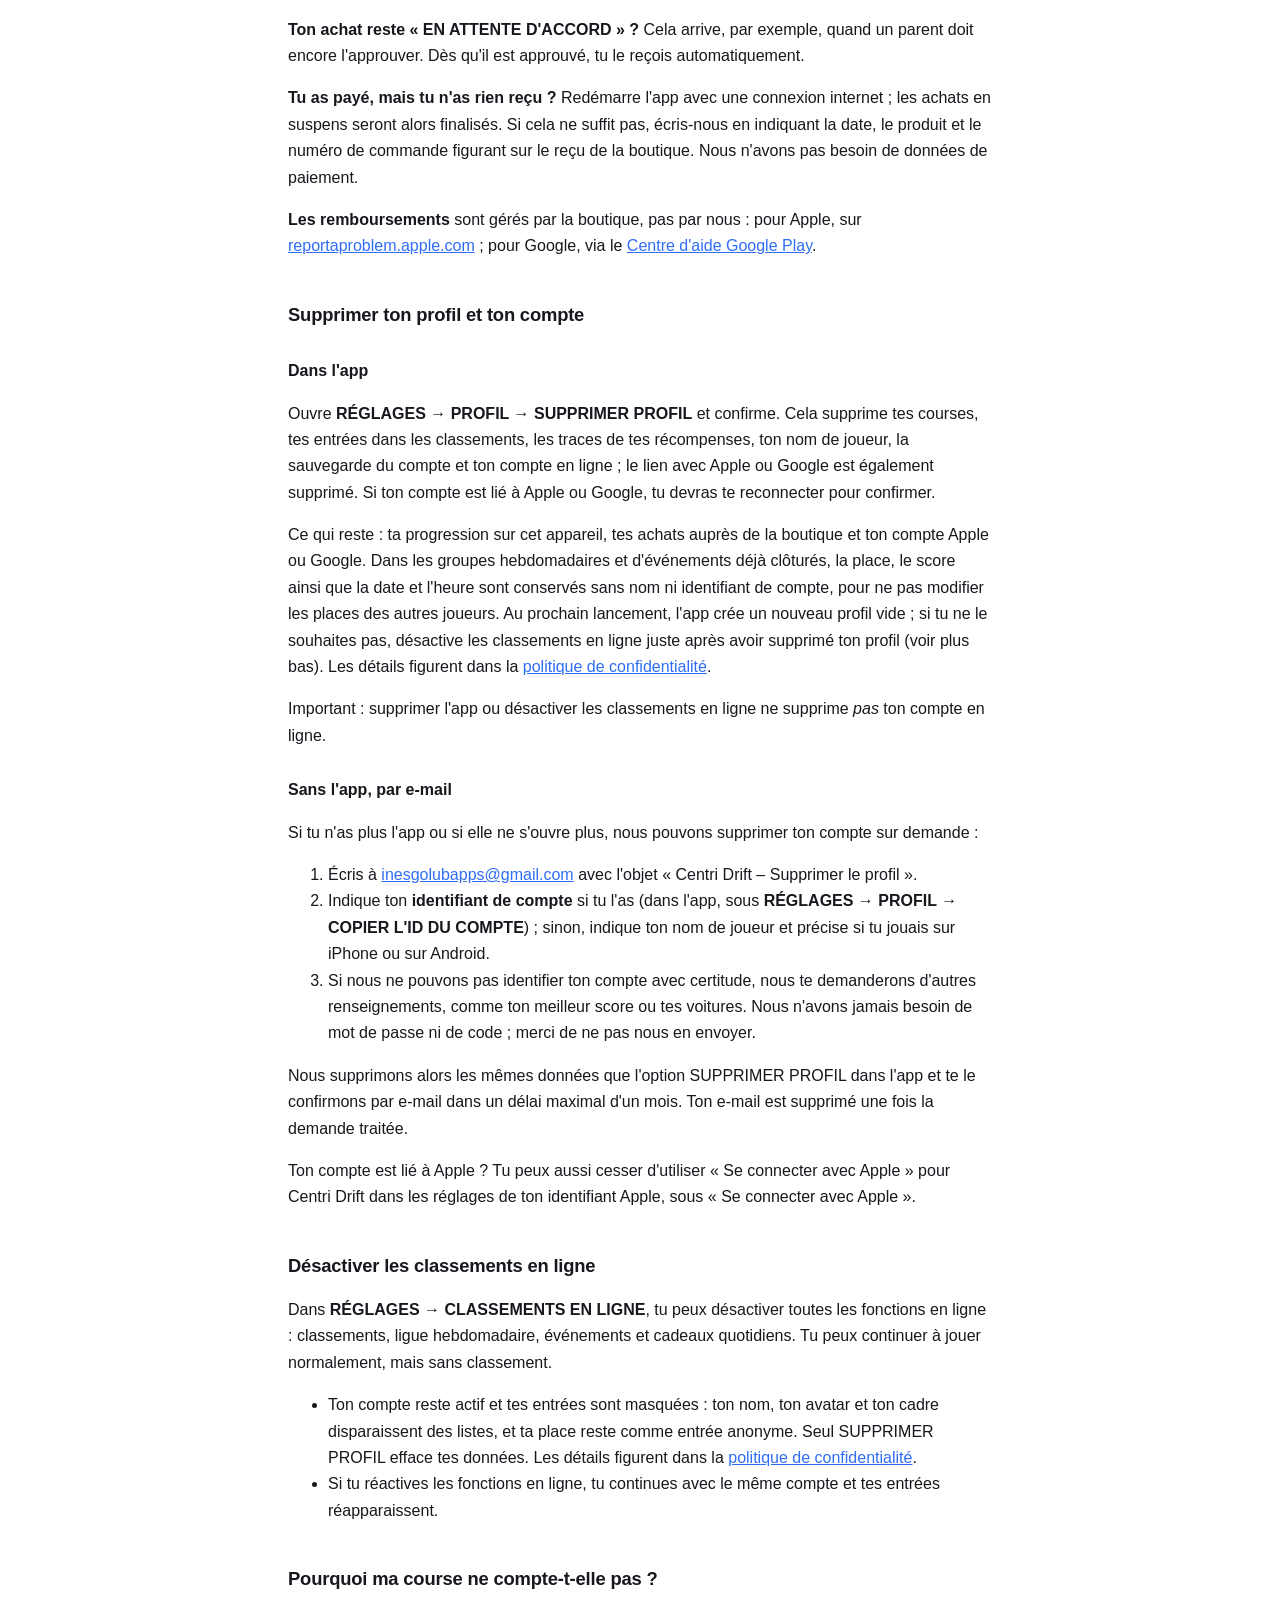
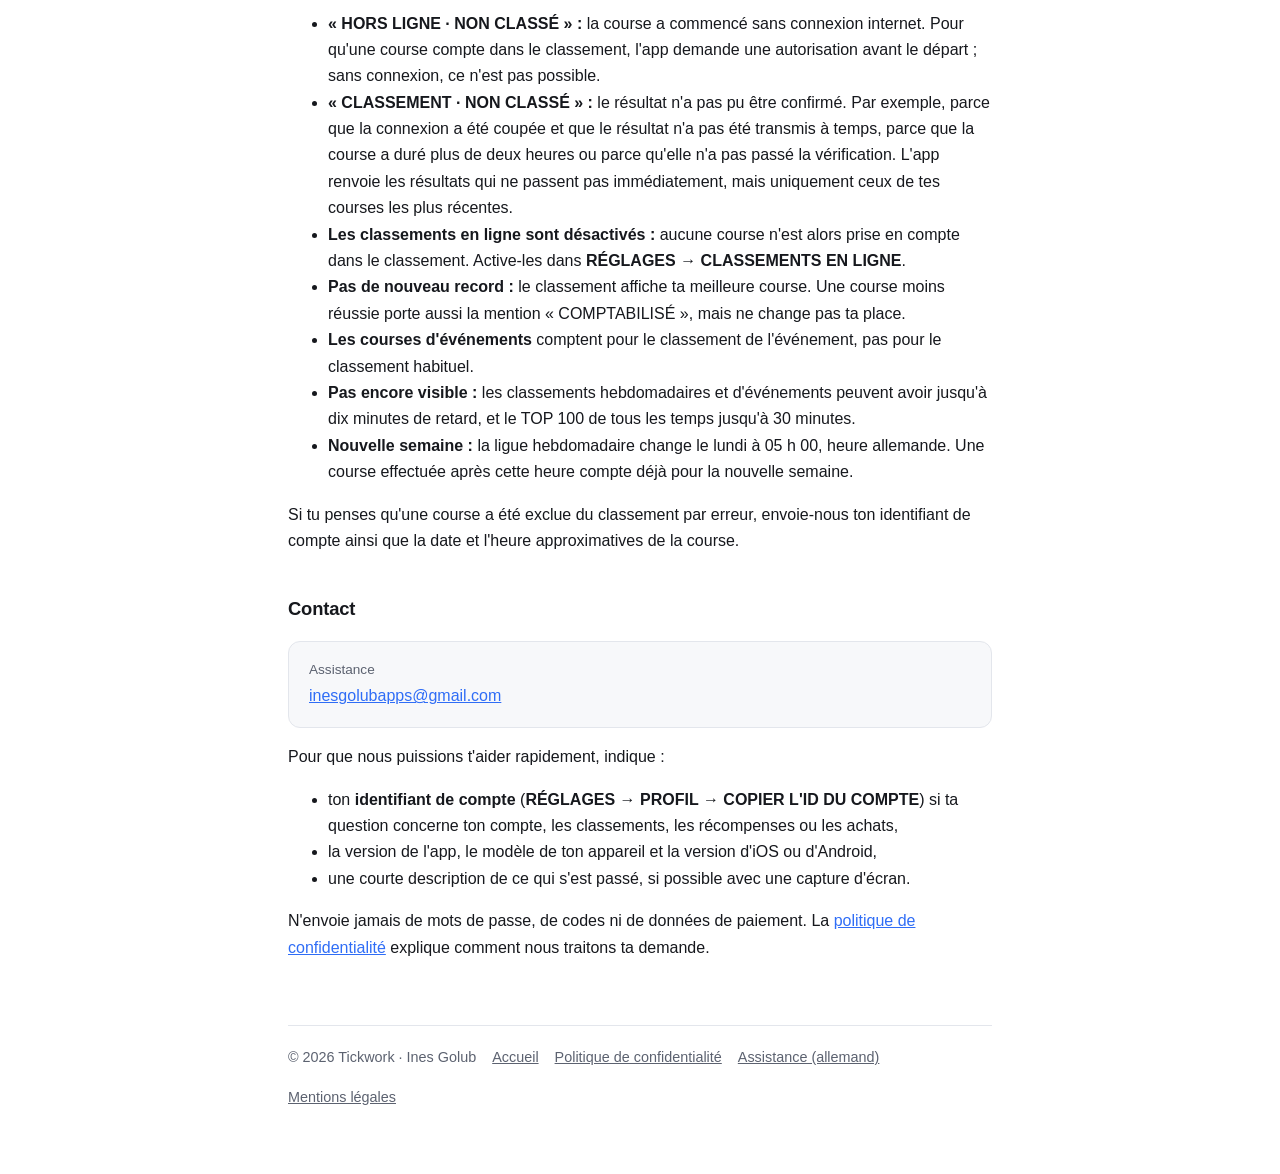
<file: centri-drift/support-fr.html>
<!DOCTYPE html>
<html lang="fr">
<head>
<meta charset="utf-8">
<meta name="viewport" content="width=device-width, initial-scale=1">
<title>Aide et assistance Centri Drift — Tickwork</title>
<meta name="description" content="Aide pour Centri Drift : transférer ta progression vers un nouvel appareil, restaurer tes achats, supprimer ton profil, classements en ligne et contact.">
<link rel="stylesheet" href="../style.css">
</head>
<body>
<div class="wrap">

  <header class="site">
    <a class="mark" href="/">Tickwork</a>
    <span class="tag">Centri Drift · iOS &amp; Android</span>
  </header>

  <h1>Aide et assistance Centri Drift</h1>
  <p class="updated"><a href="support.html" hreflang="de" lang="de">DE</a> · <a href="support-en.html" hreflang="en" lang="en">EN</a> · <a href="support-es.html" hreflang="es" lang="es">ES</a> · <a href="support-pt-br.html" hreflang="pt-BR" lang="pt-BR">PT</a> · <a href="support-fr.html" hreflang="fr" lang="fr" aria-current="page">FR</a></p>
  <p class="updated">Dernière mise à jour : 6 novembre 2026 · <a href="privacy.html">Politique de confidentialité</a></p>
  <p class="updated">La politique de confidentialité est actuellement disponible en anglais et en allemand ; le lien mène à la version anglaise.</p>

  <p class="lead">Les réponses aux questions les plus fréquentes sur Centri Drift. Si tu ne trouves pas la tienne, écris-nous à <a href="mailto:inesgolubapps@gmail.com?subject=Centri%20Drift%20%E2%80%93%20Support">inesgolubapps@gmail.com</a>.</p>

  <div class="card">
    <ul>
      <li><a href="#new-device">Transférer ta progression vers un nouvel appareil</a></li>
      <li><a href="#purchases">Restaurer tes achats</a></li>
      <li><a href="#delete-profile">Supprimer ton profil et ton compte, même sans l'app</a></li>
      <li><a href="#online-off">Désactiver les classements en ligne</a></li>
      <li><a href="#unranked">Pourquoi ma course ne compte-t-elle pas ?</a></li>
      <li><a href="#contact">Contact</a></li>
    </ul>
  </div>

  <h2 id="new-device">Transférer ta progression vers un nouvel appareil</h2>
  <p>Au départ, ta progression est enregistrée uniquement sur ton appareil. Pour la retrouver sur un autre, sauvegarde ton compte :</p>
  <ol>
    <li>Sur ton appareil actuel, ouvre <strong>RÉGLAGES → PROFIL → SAUVEGARDER LE COMPTE</strong>.</li>
    <li>Connecte-toi avec Apple ou Google (selon l'appareil et la version de l'app).</li>
    <li>Ouvre Centri Drift sur le nouvel appareil, va également dans <strong>SAUVEGARDER LE COMPTE</strong> et connecte-toi avec le même compte Apple ou Google.</li>
  </ol>
  <p>La sauvegarde comprend les pièces, les diamants, les voitures et leurs personnalisations, les avatars et les cadres, les succès, les objets à collectionner, les records, les mondes découverts et tes droits d'accès aux achats. Les réglages du son, des vibrations et autres réglages similaires restent propres à chaque appareil.</p>
  <p>Si tu as déjà joué sur les deux appareils, l'app affiche les deux progressions côte à côte et tu en choisis une. L'autre est abandonnée : les pièces et les voitures ne sont pas additionnées. Choisis bien ; tu ne pourras pas revenir en arrière.</p>
  <p>Les changements sont sauvegardés quand tu es en ligne et que tu ne conduis pas, généralement après avoir mis l'app en arrière-plan. Les achats et les récompenses récupérées sont sauvegardés plus rapidement.</p>
  <p><strong>Sans sauvegarde de ton compte</strong>, nous ne pouvons malheureusement ni transférer ni restaurer ta progression, même par e-mail : elle n'existe que sur ton appareil. Une sauvegarde de l'appareil auprès d'Apple ou de Google peut éventuellement la restaurer avec tes autres données ; cela ne dépend pas de nous.</p>

  <h2 id="purchases">Restaurer tes achats</h2>
  <p>Ouvre la <strong>BOUTIQUE</strong> et appuie sur <strong>RESTAURER LES ACHATS</strong>. Vérifie que ton appareil est connecté avec le même identifiant Apple ou le même compte Google que lors de l'achat. Les achats permanents, comme <strong>RETIRER LES PUBS</strong>, sont restaurés.</p>
  <p>Les packs de diamants sont des consommables : la boutique ne les fournit pas une seconde fois. Ils font toutefois partie de ton solde et sont transférés si tu as sauvegardé ton compte (voir plus haut).</p>
  <p><strong>Ton achat reste « EN ATTENTE D'ACCORD » ?</strong> Cela arrive, par exemple, quand un parent doit encore l'approuver. Dès qu'il est approuvé, tu le reçois automatiquement.</p>
  <p><strong>Tu as payé, mais tu n'as rien reçu ?</strong> Redémarre l'app avec une connexion internet ; les achats en suspens seront alors finalisés. Si cela ne suffit pas, écris-nous en indiquant la date, le produit et le numéro de commande figurant sur le reçu de la boutique. Nous n'avons pas besoin de données de paiement.</p>
  <p><strong>Les remboursements</strong> sont gérés par la boutique, pas par nous : pour Apple, sur <a href="https://reportaproblem.apple.com" rel="noopener">reportaproblem.apple.com</a> ; pour Google, via le <a href="https://support.google.com/googleplay/answer/2479637?hl=fr" rel="noopener">Centre d'aide Google Play</a>.</p>

  <h2 id="delete-profile">Supprimer ton profil et ton compte</h2>
  <h3>Dans l'app</h3>
  <p>Ouvre <strong>RÉGLAGES → PROFIL → SUPPRIMER PROFIL</strong> et confirme. Cela supprime tes courses, tes entrées dans les classements, les traces de tes récompenses, ton nom de joueur, la sauvegarde du compte et ton compte en ligne ; le lien avec Apple ou Google est également supprimé. Si ton compte est lié à Apple ou Google, tu devras te reconnecter pour confirmer.</p>
  <p>Ce qui reste : ta progression sur cet appareil, tes achats auprès de la boutique et ton compte Apple ou Google. Dans les groupes hebdomadaires et d'événements déjà clôturés, la place, le score ainsi que la date et l'heure sont conservés sans nom ni identifiant de compte, pour ne pas modifier les places des autres joueurs. Au prochain lancement, l'app crée un nouveau profil vide ; si tu ne le souhaites pas, désactive les classements en ligne juste après avoir supprimé ton profil (voir plus bas). Les détails figurent dans la <a href="privacy.html">politique de confidentialité</a>.</p>
  <p>Important : supprimer l'app ou désactiver les classements en ligne ne supprime <em>pas</em> ton compte en ligne.</p>

  <h3>Sans l'app, par e-mail</h3>
  <p>Si tu n'as plus l'app ou si elle ne s'ouvre plus, nous pouvons supprimer ton compte sur demande :</p>
  <ol>
    <li>Écris à <a href="mailto:inesgolubapps@gmail.com?subject=Centri%20Drift%20%E2%80%93%20Supprimer%20le%20profil">inesgolubapps@gmail.com</a> avec l'objet « Centri Drift – Supprimer le profil ».</li>
    <li>Indique ton <strong>identifiant de compte</strong> si tu l'as (dans l'app, sous <strong>RÉGLAGES → PROFIL → COPIER L'ID DU COMPTE</strong>) ; sinon, indique ton nom de joueur et précise si tu jouais sur iPhone ou sur Android.</li>
    <li>Si nous ne pouvons pas identifier ton compte avec certitude, nous te demanderons d'autres renseignements, comme ton meilleur score ou tes voitures. Nous n'avons jamais besoin de mot de passe ni de code ; merci de ne pas nous en envoyer.</li>
  </ol>
  <p>Nous supprimons alors les mêmes données que l'option SUPPRIMER PROFIL dans l'app et te le confirmons par e-mail dans un délai maximal d'un mois. Ton e-mail est supprimé une fois la demande traitée.</p>
  <p>Ton compte est lié à Apple ? Tu peux aussi cesser d'utiliser « Se connecter avec Apple » pour Centri Drift dans les réglages de ton identifiant Apple, sous « Se connecter avec Apple ».</p>

  <h2 id="online-off">Désactiver les classements en ligne</h2>
  <p>Dans <strong>RÉGLAGES → CLASSEMENTS EN LIGNE</strong>, tu peux désactiver toutes les fonctions en ligne : classements, ligue hebdomadaire, événements et cadeaux quotidiens. Tu peux continuer à jouer normalement, mais sans classement.</p>
  <ul>
    <li>Ton compte reste actif et tes entrées sont masquées : ton nom, ton avatar et ton cadre disparaissent des listes, et ta place reste comme entrée anonyme. Seul SUPPRIMER PROFIL efface tes données. Les détails figurent dans la <a href="privacy.html">politique de confidentialité</a>.</li>
    <li>Si tu réactives les fonctions en ligne, tu continues avec le même compte et tes entrées réapparaissent.</li>
  </ul>

  <h2 id="unranked">Pourquoi ma course ne compte-t-elle pas ?</h2>
  <ul>
    <li><strong>« HORS LIGNE · NON CLASSÉ » :</strong> la course a commencé sans connexion internet. Pour qu'une course compte dans le classement, l'app demande une autorisation avant le départ ; sans connexion, ce n'est pas possible.</li>
    <li><strong>« CLASSEMENT · NON CLASSÉ » :</strong> le résultat n'a pas pu être confirmé. Par exemple, parce que la connexion a été coupée et que le résultat n'a pas été transmis à temps, parce que la course a duré plus de deux heures ou parce qu'elle n'a pas passé la vérification. L'app renvoie les résultats qui ne passent pas immédiatement, mais uniquement ceux de tes courses les plus récentes.</li>
    <li><strong>Les classements en ligne sont désactivés :</strong> aucune course n'est alors prise en compte dans le classement. Active-les dans <strong>RÉGLAGES → CLASSEMENTS EN LIGNE</strong>.</li>
    <li><strong>Pas de nouveau record :</strong> le classement affiche ta meilleure course. Une course moins réussie porte aussi la mention « COMPTABILISÉ », mais ne change pas ta place.</li>
    <li><strong>Les courses d'événements</strong> comptent pour le classement de l'événement, pas pour le classement habituel.</li>
    <li><strong>Pas encore visible :</strong> les classements hebdomadaires et d'événements peuvent avoir jusqu'à dix minutes de retard, et le TOP 100 de tous les temps jusqu'à 30 minutes.</li>
    <li><strong>Nouvelle semaine :</strong> la ligue hebdomadaire change le lundi à 05 h 00, heure allemande. Une course effectuée après cette heure compte déjà pour la nouvelle semaine.</li>
  </ul>
  <p>Si tu penses qu'une course a été exclue du classement par erreur, envoie-nous ton identifiant de compte ainsi que la date et l'heure approximatives de la course.</p>

  <h2 id="contact">Contact</h2>
  <div class="card">
    <dl class="meta">
      <dt>Assistance</dt>
      <dd><a href="mailto:inesgolubapps@gmail.com?subject=Centri%20Drift%20%E2%80%93%20Support">inesgolubapps@gmail.com</a></dd>
    </dl>
  </div>
  <p>Pour que nous puissions t'aider rapidement, indique :</p>
  <ul>
    <li>ton <strong>identifiant de compte</strong> (<strong>RÉGLAGES → PROFIL → COPIER L'ID DU COMPTE</strong>) si ta question concerne ton compte, les classements, les récompenses ou les achats,</li>
    <li>la version de l'app, le modèle de ton appareil et la version d'iOS ou d'Android,</li>
    <li>une courte description de ce qui s'est passé, si possible avec une capture d'écran.</li>
  </ul>
  <p>N'envoie jamais de mots de passe, de codes ni de données de paiement. La <a href="privacy.html">politique de confidentialité</a> explique comment nous traitons ta demande.</p>

  <footer class="site">
    <span>© 2026 Tickwork · Ines Golub</span>
    <a href="../index.html">Accueil</a>
    <a href="privacy.html">Politique de confidentialité</a>
    <a href="support.html">Assistance (allemand)</a>
    <a href="../impressum.html">Mentions légales</a>
  </footer>

</div>
</body>
</html>
</file>
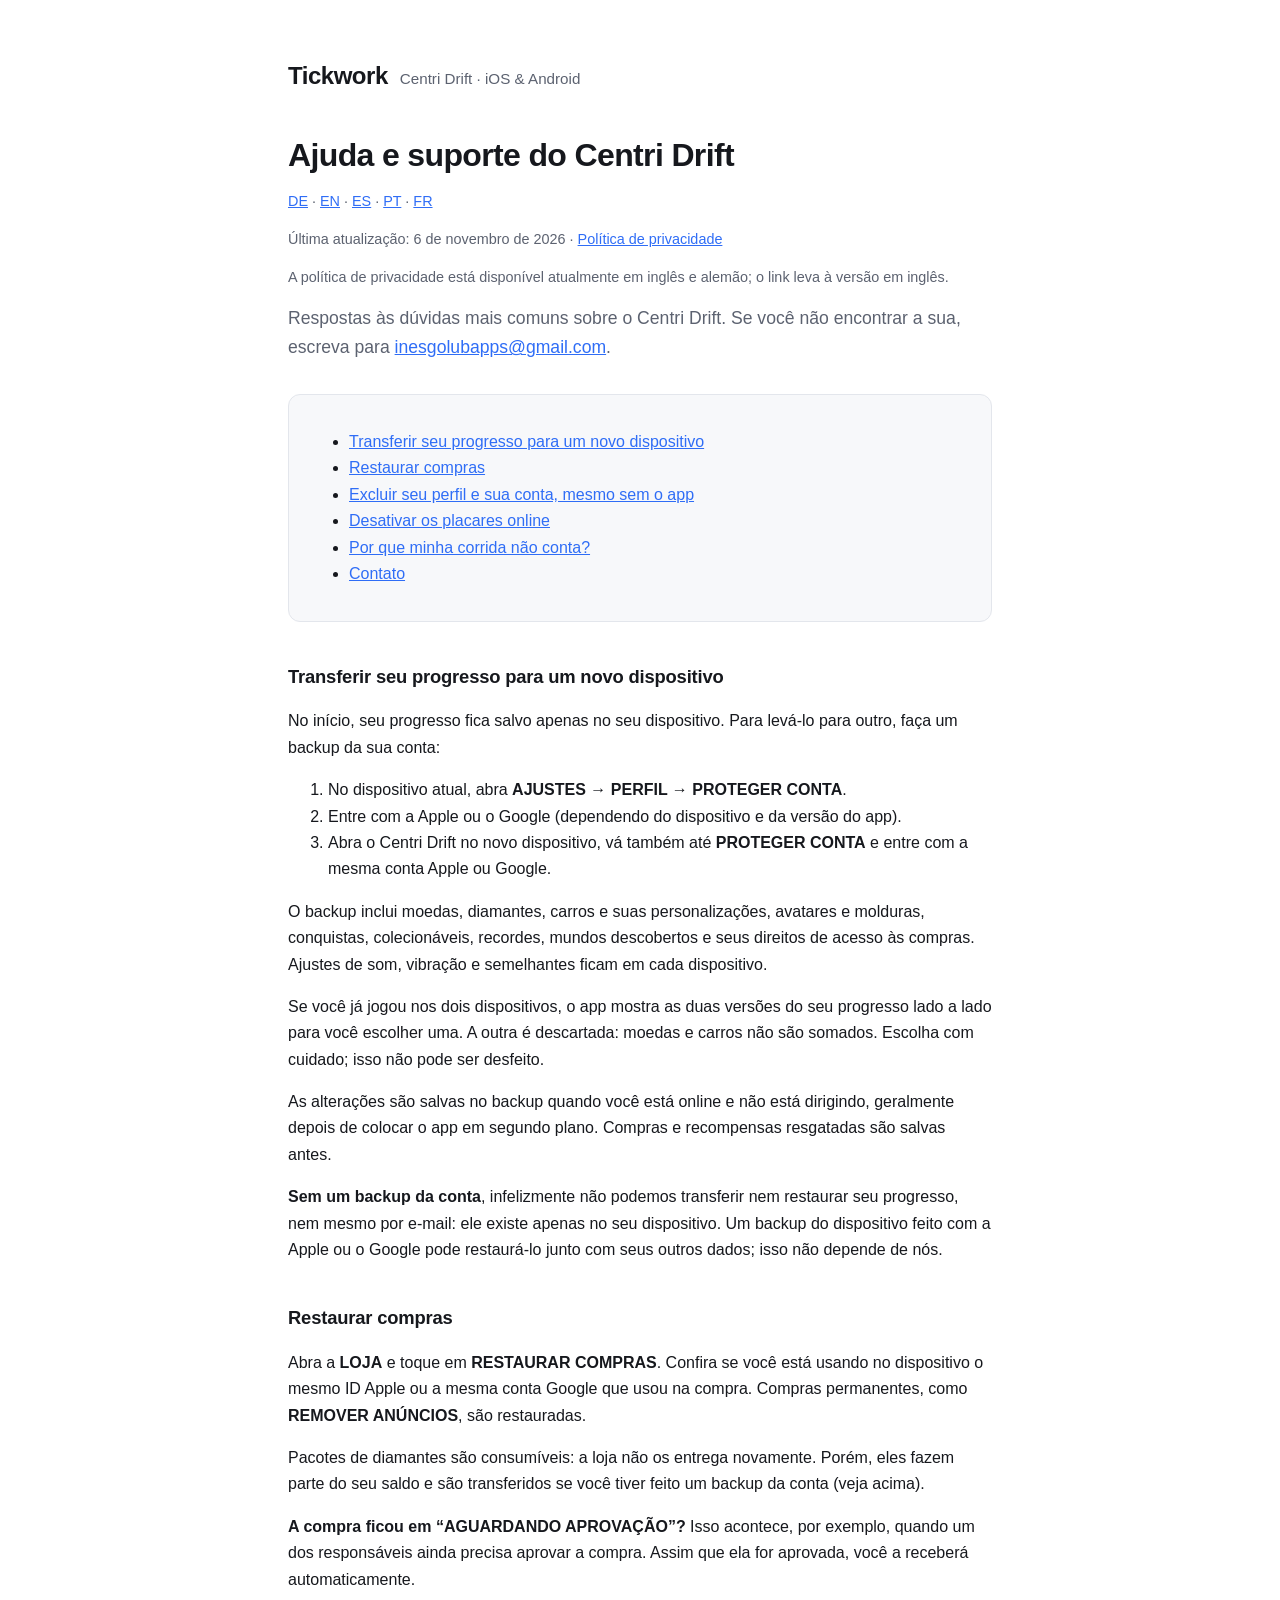
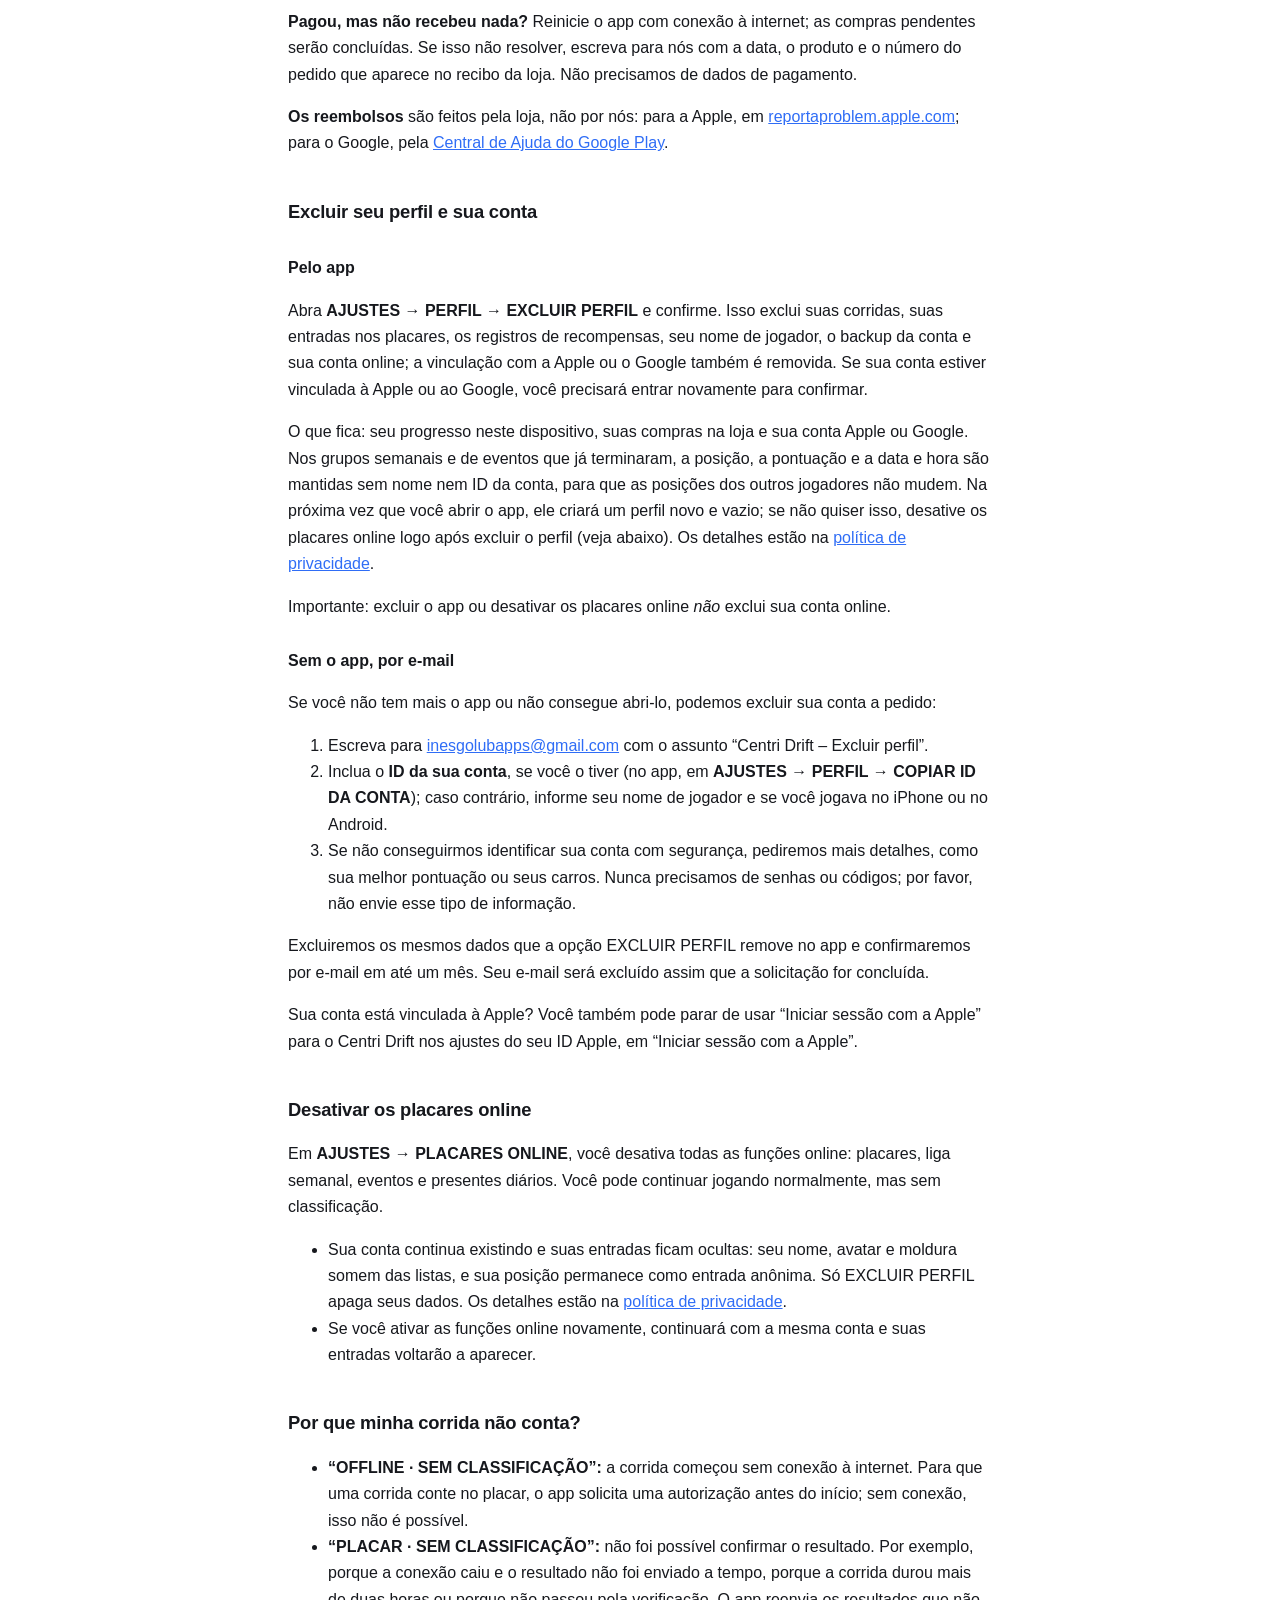
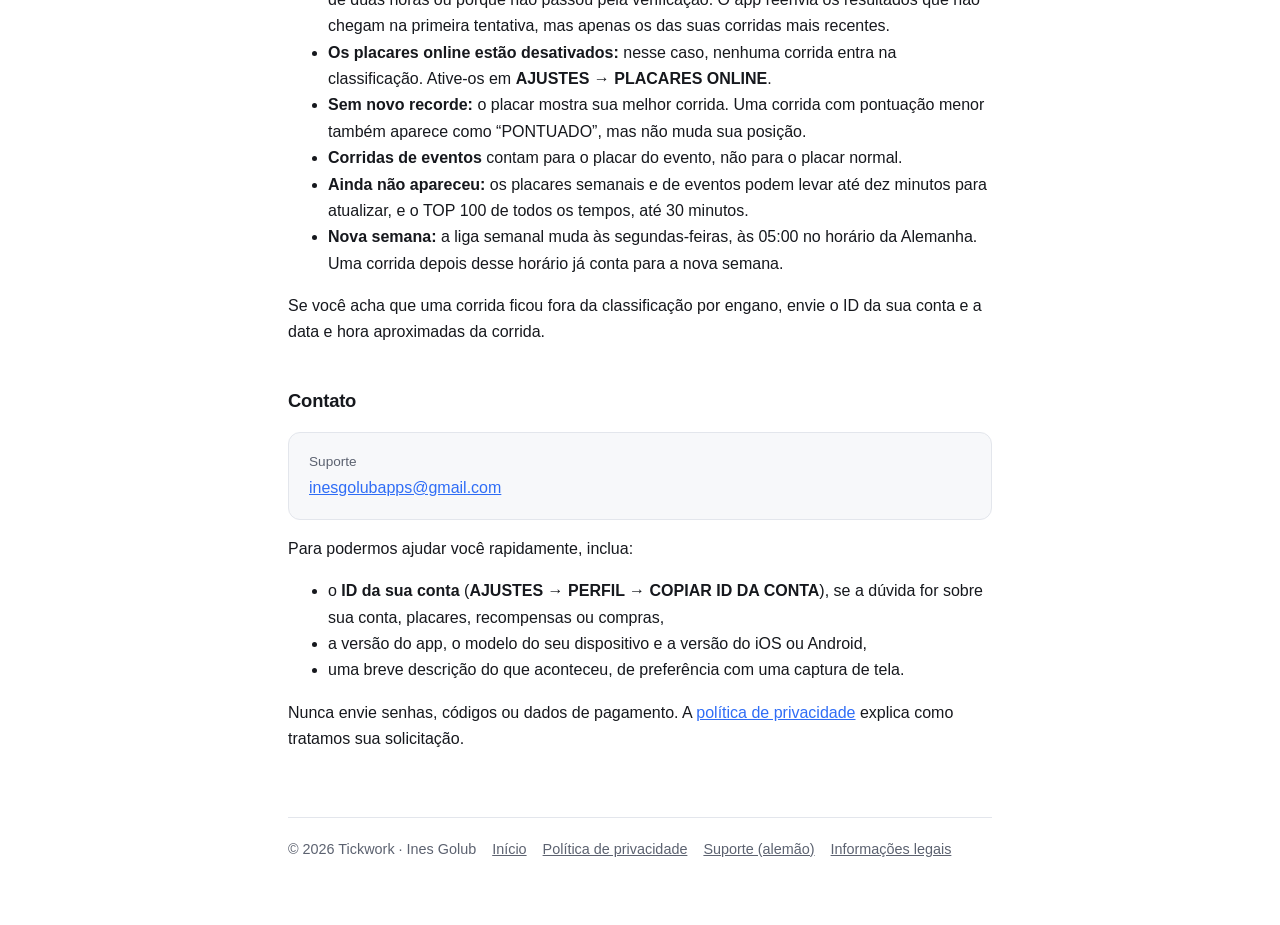
<file: centri-drift/support-pt-br.html>
<!DOCTYPE html>
<html lang="pt-BR">
<head>
<meta charset="utf-8">
<meta name="viewport" content="width=device-width, initial-scale=1">
<title>Ajuda e suporte do Centri Drift — Tickwork</title>
<meta name="description" content="Ajuda com o Centri Drift: transferir seu progresso para um novo dispositivo, restaurar compras, excluir seu perfil, placares online e contato.">
<link rel="stylesheet" href="../style.css">
</head>
<body>
<div class="wrap">

  <header class="site">
    <a class="mark" href="/">Tickwork</a>
    <span class="tag">Centri Drift · iOS &amp; Android</span>
  </header>

  <h1>Ajuda e suporte do Centri Drift</h1>
  <p class="updated"><a href="support.html" hreflang="de" lang="de">DE</a> · <a href="support-en.html" hreflang="en" lang="en">EN</a> · <a href="support-es.html" hreflang="es" lang="es">ES</a> · <a href="support-pt-br.html" hreflang="pt-BR" lang="pt-BR" aria-current="page">PT</a> · <a href="support-fr.html" hreflang="fr" lang="fr">FR</a></p>
  <p class="updated">Última atualização: 6 de novembro de 2026 · <a href="privacy.html">Política de privacidade</a></p>
  <p class="updated">A política de privacidade está disponível atualmente em inglês e alemão; o link leva à versão em inglês.</p>

  <p class="lead">Respostas às dúvidas mais comuns sobre o Centri Drift. Se você não encontrar a sua, escreva para <a href="mailto:inesgolubapps@gmail.com?subject=Centri%20Drift%20%E2%80%93%20Support">inesgolubapps@gmail.com</a>.</p>

  <div class="card">
    <ul>
      <li><a href="#new-device">Transferir seu progresso para um novo dispositivo</a></li>
      <li><a href="#purchases">Restaurar compras</a></li>
      <li><a href="#delete-profile">Excluir seu perfil e sua conta, mesmo sem o app</a></li>
      <li><a href="#online-off">Desativar os placares online</a></li>
      <li><a href="#unranked">Por que minha corrida não conta?</a></li>
      <li><a href="#contact">Contato</a></li>
    </ul>
  </div>

  <h2 id="new-device">Transferir seu progresso para um novo dispositivo</h2>
  <p>No início, seu progresso fica salvo apenas no seu dispositivo. Para levá-lo para outro, faça um backup da sua conta:</p>
  <ol>
    <li>No dispositivo atual, abra <strong>AJUSTES → PERFIL → PROTEGER CONTA</strong>.</li>
    <li>Entre com a Apple ou o Google (dependendo do dispositivo e da versão do app).</li>
    <li>Abra o Centri Drift no novo dispositivo, vá também até <strong>PROTEGER CONTA</strong> e entre com a mesma conta Apple ou Google.</li>
  </ol>
  <p>O backup inclui moedas, diamantes, carros e suas personalizações, avatares e molduras, conquistas, colecionáveis, recordes, mundos descobertos e seus direitos de acesso às compras. Ajustes de som, vibração e semelhantes ficam em cada dispositivo.</p>
  <p>Se você já jogou nos dois dispositivos, o app mostra as duas versões do seu progresso lado a lado para você escolher uma. A outra é descartada: moedas e carros não são somados. Escolha com cuidado; isso não pode ser desfeito.</p>
  <p>As alterações são salvas no backup quando você está online e não está dirigindo, geralmente depois de colocar o app em segundo plano. Compras e recompensas resgatadas são salvas antes.</p>
  <p><strong>Sem um backup da conta</strong>, infelizmente não podemos transferir nem restaurar seu progresso, nem mesmo por e-mail: ele existe apenas no seu dispositivo. Um backup do dispositivo feito com a Apple ou o Google pode restaurá-lo junto com seus outros dados; isso não depende de nós.</p>

  <h2 id="purchases">Restaurar compras</h2>
  <p>Abra a <strong>LOJA</strong> e toque em <strong>RESTAURAR COMPRAS</strong>. Confira se você está usando no dispositivo o mesmo ID Apple ou a mesma conta Google que usou na compra. Compras permanentes, como <strong>REMOVER ANÚNCIOS</strong>, são restauradas.</p>
  <p>Pacotes de diamantes são consumíveis: a loja não os entrega novamente. Porém, eles fazem parte do seu saldo e são transferidos se você tiver feito um backup da conta (veja acima).</p>
  <p><strong>A compra ficou em “AGUARDANDO APROVAÇÃO”?</strong> Isso acontece, por exemplo, quando um dos responsáveis ainda precisa aprovar a compra. Assim que ela for aprovada, você a receberá automaticamente.</p>
  <p><strong>Pagou, mas não recebeu nada?</strong> Reinicie o app com conexão à internet; as compras pendentes serão concluídas. Se isso não resolver, escreva para nós com a data, o produto e o número do pedido que aparece no recibo da loja. Não precisamos de dados de pagamento.</p>
  <p><strong>Os reembolsos</strong> são feitos pela loja, não por nós: para a Apple, em <a href="https://reportaproblem.apple.com" rel="noopener">reportaproblem.apple.com</a>; para o Google, pela <a href="https://support.google.com/googleplay/answer/2479637?hl=pt-BR" rel="noopener">Central de Ajuda do Google Play</a>.</p>

  <h2 id="delete-profile">Excluir seu perfil e sua conta</h2>
  <h3>Pelo app</h3>
  <p>Abra <strong>AJUSTES → PERFIL → EXCLUIR PERFIL</strong> e confirme. Isso exclui suas corridas, suas entradas nos placares, os registros de recompensas, seu nome de jogador, o backup da conta e sua conta online; a vinculação com a Apple ou o Google também é removida. Se sua conta estiver vinculada à Apple ou ao Google, você precisará entrar novamente para confirmar.</p>
  <p>O que fica: seu progresso neste dispositivo, suas compras na loja e sua conta Apple ou Google. Nos grupos semanais e de eventos que já terminaram, a posição, a pontuação e a data e hora são mantidas sem nome nem ID da conta, para que as posições dos outros jogadores não mudem. Na próxima vez que você abrir o app, ele criará um perfil novo e vazio; se não quiser isso, desative os placares online logo após excluir o perfil (veja abaixo). Os detalhes estão na <a href="privacy.html">política de privacidade</a>.</p>
  <p>Importante: excluir o app ou desativar os placares online <em>não</em> exclui sua conta online.</p>

  <h3>Sem o app, por e-mail</h3>
  <p>Se você não tem mais o app ou não consegue abri-lo, podemos excluir sua conta a pedido:</p>
  <ol>
    <li>Escreva para <a href="mailto:inesgolubapps@gmail.com?subject=Centri%20Drift%20%E2%80%93%20Excluir%20perfil">inesgolubapps@gmail.com</a> com o assunto “Centri Drift – Excluir perfil”.</li>
    <li>Inclua o <strong>ID da sua conta</strong>, se você o tiver (no app, em <strong>AJUSTES → PERFIL → COPIAR ID DA CONTA</strong>); caso contrário, informe seu nome de jogador e se você jogava no iPhone ou no Android.</li>
    <li>Se não conseguirmos identificar sua conta com segurança, pediremos mais detalhes, como sua melhor pontuação ou seus carros. Nunca precisamos de senhas ou códigos; por favor, não envie esse tipo de informação.</li>
  </ol>
  <p>Excluiremos os mesmos dados que a opção EXCLUIR PERFIL remove no app e confirmaremos por e-mail em até um mês. Seu e-mail será excluído assim que a solicitação for concluída.</p>
  <p>Sua conta está vinculada à Apple? Você também pode parar de usar “Iniciar sessão com a Apple” para o Centri Drift nos ajustes do seu ID Apple, em “Iniciar sessão com a Apple”.</p>

  <h2 id="online-off">Desativar os placares online</h2>
  <p>Em <strong>AJUSTES → PLACARES ONLINE</strong>, você desativa todas as funções online: placares, liga semanal, eventos e presentes diários. Você pode continuar jogando normalmente, mas sem classificação.</p>
  <ul>
    <li>Sua conta continua existindo e suas entradas ficam ocultas: seu nome, avatar e moldura somem das listas, e sua posição permanece como entrada anônima. Só EXCLUIR PERFIL apaga seus dados. Os detalhes estão na <a href="privacy.html">política de privacidade</a>.</li>
    <li>Se você ativar as funções online novamente, continuará com a mesma conta e suas entradas voltarão a aparecer.</li>
  </ul>

  <h2 id="unranked">Por que minha corrida não conta?</h2>
  <ul>
    <li><strong>“OFFLINE · SEM CLASSIFICAÇÃO”:</strong> a corrida começou sem conexão à internet. Para que uma corrida conte no placar, o app solicita uma autorização antes do início; sem conexão, isso não é possível.</li>
    <li><strong>“PLACAR · SEM CLASSIFICAÇÃO”:</strong> não foi possível confirmar o resultado. Por exemplo, porque a conexão caiu e o resultado não foi enviado a tempo, porque a corrida durou mais de duas horas ou porque não passou pela verificação. O app reenvia os resultados que não chegam na primeira tentativa, mas apenas os das suas corridas mais recentes.</li>
    <li><strong>Os placares online estão desativados:</strong> nesse caso, nenhuma corrida entra na classificação. Ative-os em <strong>AJUSTES → PLACARES ONLINE</strong>.</li>
    <li><strong>Sem novo recorde:</strong> o placar mostra sua melhor corrida. Uma corrida com pontuação menor também aparece como “PONTUADO”, mas não muda sua posição.</li>
    <li><strong>Corridas de eventos</strong> contam para o placar do evento, não para o placar normal.</li>
    <li><strong>Ainda não apareceu:</strong> os placares semanais e de eventos podem levar até dez minutos para atualizar, e o TOP 100 de todos os tempos, até 30 minutos.</li>
    <li><strong>Nova semana:</strong> a liga semanal muda às segundas-feiras, às 05:00 no horário da Alemanha. Uma corrida depois desse horário já conta para a nova semana.</li>
  </ul>
  <p>Se você acha que uma corrida ficou fora da classificação por engano, envie o ID da sua conta e a data e hora aproximadas da corrida.</p>

  <h2 id="contact">Contato</h2>
  <div class="card">
    <dl class="meta">
      <dt>Suporte</dt>
      <dd><a href="mailto:inesgolubapps@gmail.com?subject=Centri%20Drift%20%E2%80%93%20Support">inesgolubapps@gmail.com</a></dd>
    </dl>
  </div>
  <p>Para podermos ajudar você rapidamente, inclua:</p>
  <ul>
    <li>o <strong>ID da sua conta</strong> (<strong>AJUSTES → PERFIL → COPIAR ID DA CONTA</strong>), se a dúvida for sobre sua conta, placares, recompensas ou compras,</li>
    <li>a versão do app, o modelo do seu dispositivo e a versão do iOS ou Android,</li>
    <li>uma breve descrição do que aconteceu, de preferência com uma captura de tela.</li>
  </ul>
  <p>Nunca envie senhas, códigos ou dados de pagamento. A <a href="privacy.html">política de privacidade</a> explica como tratamos sua solicitação.</p>

  <footer class="site">
    <span>© 2026 Tickwork · Ines Golub</span>
    <a href="../index.html">Início</a>
    <a href="privacy.html">Política de privacidade</a>
    <a href="support.html">Suporte (alemão)</a>
    <a href="../impressum.html">Informações legais</a>
  </footer>

</div>
</body>
</html>
</file>
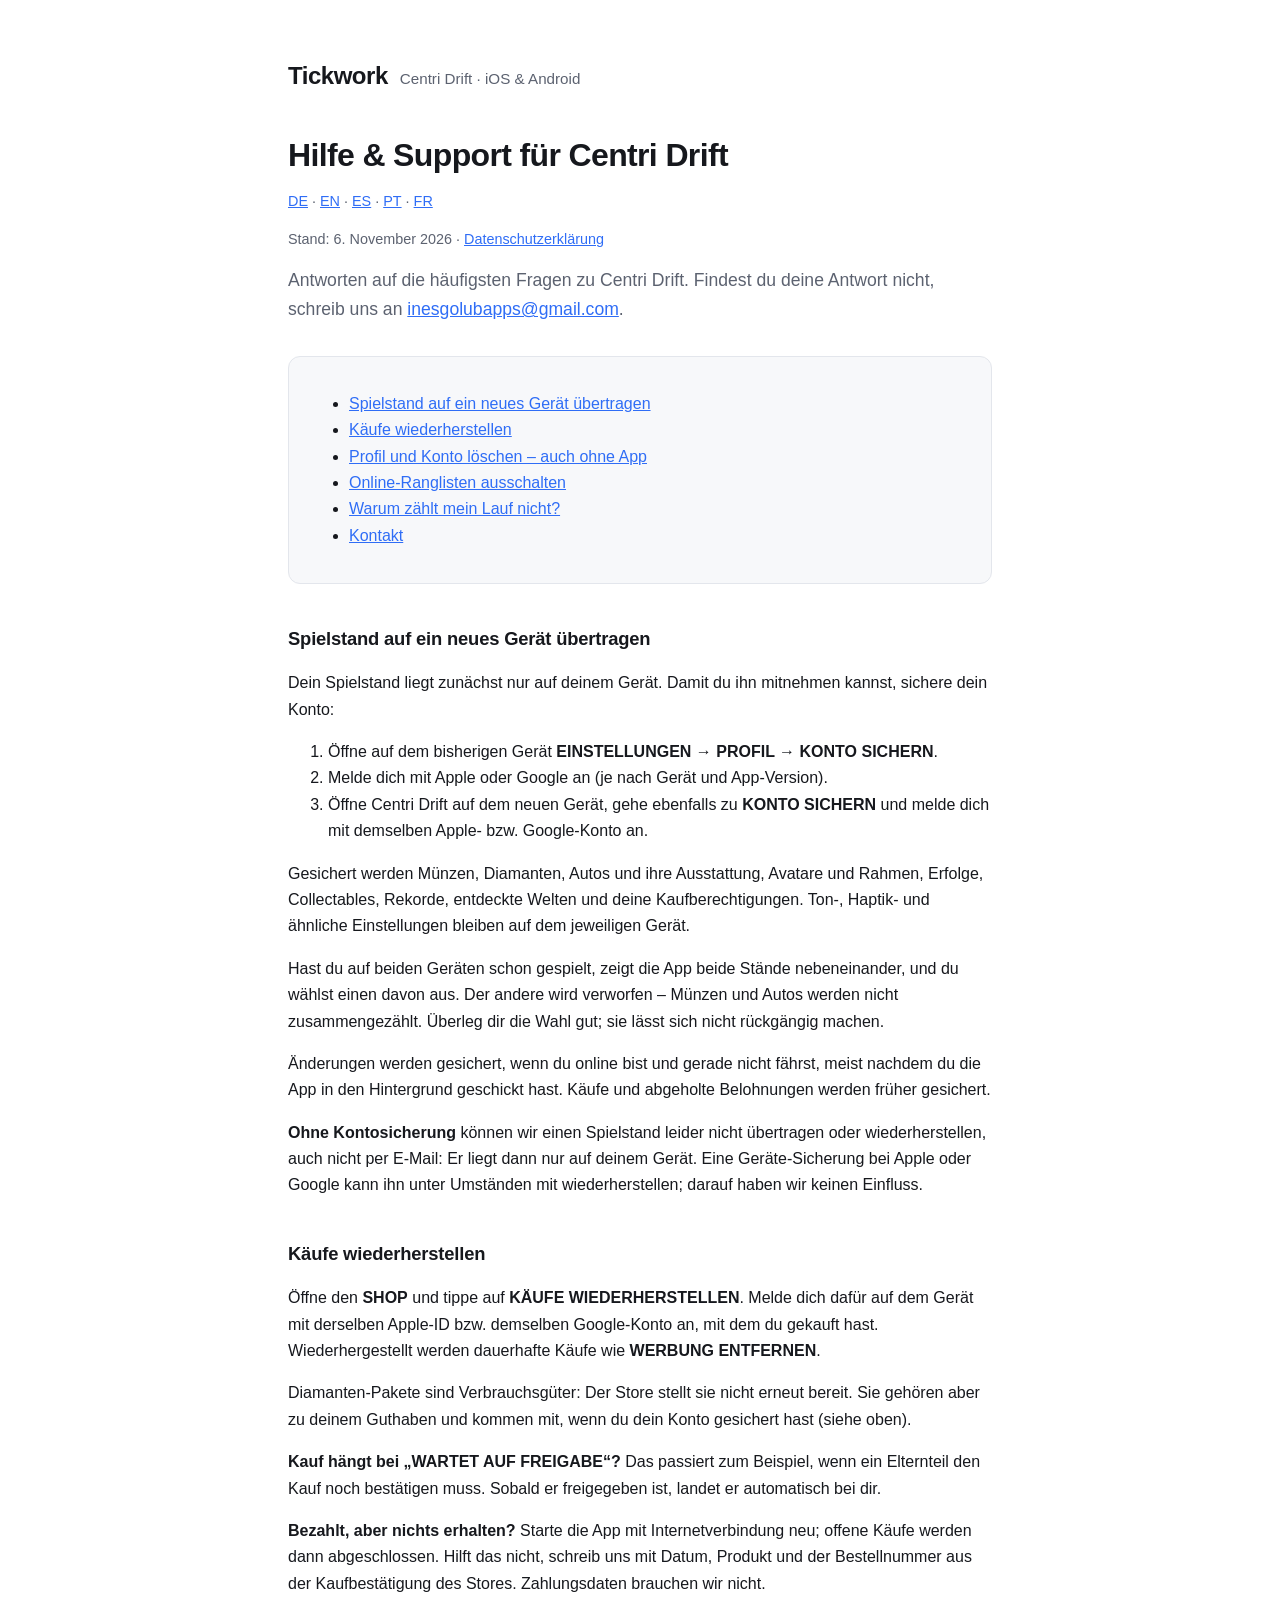
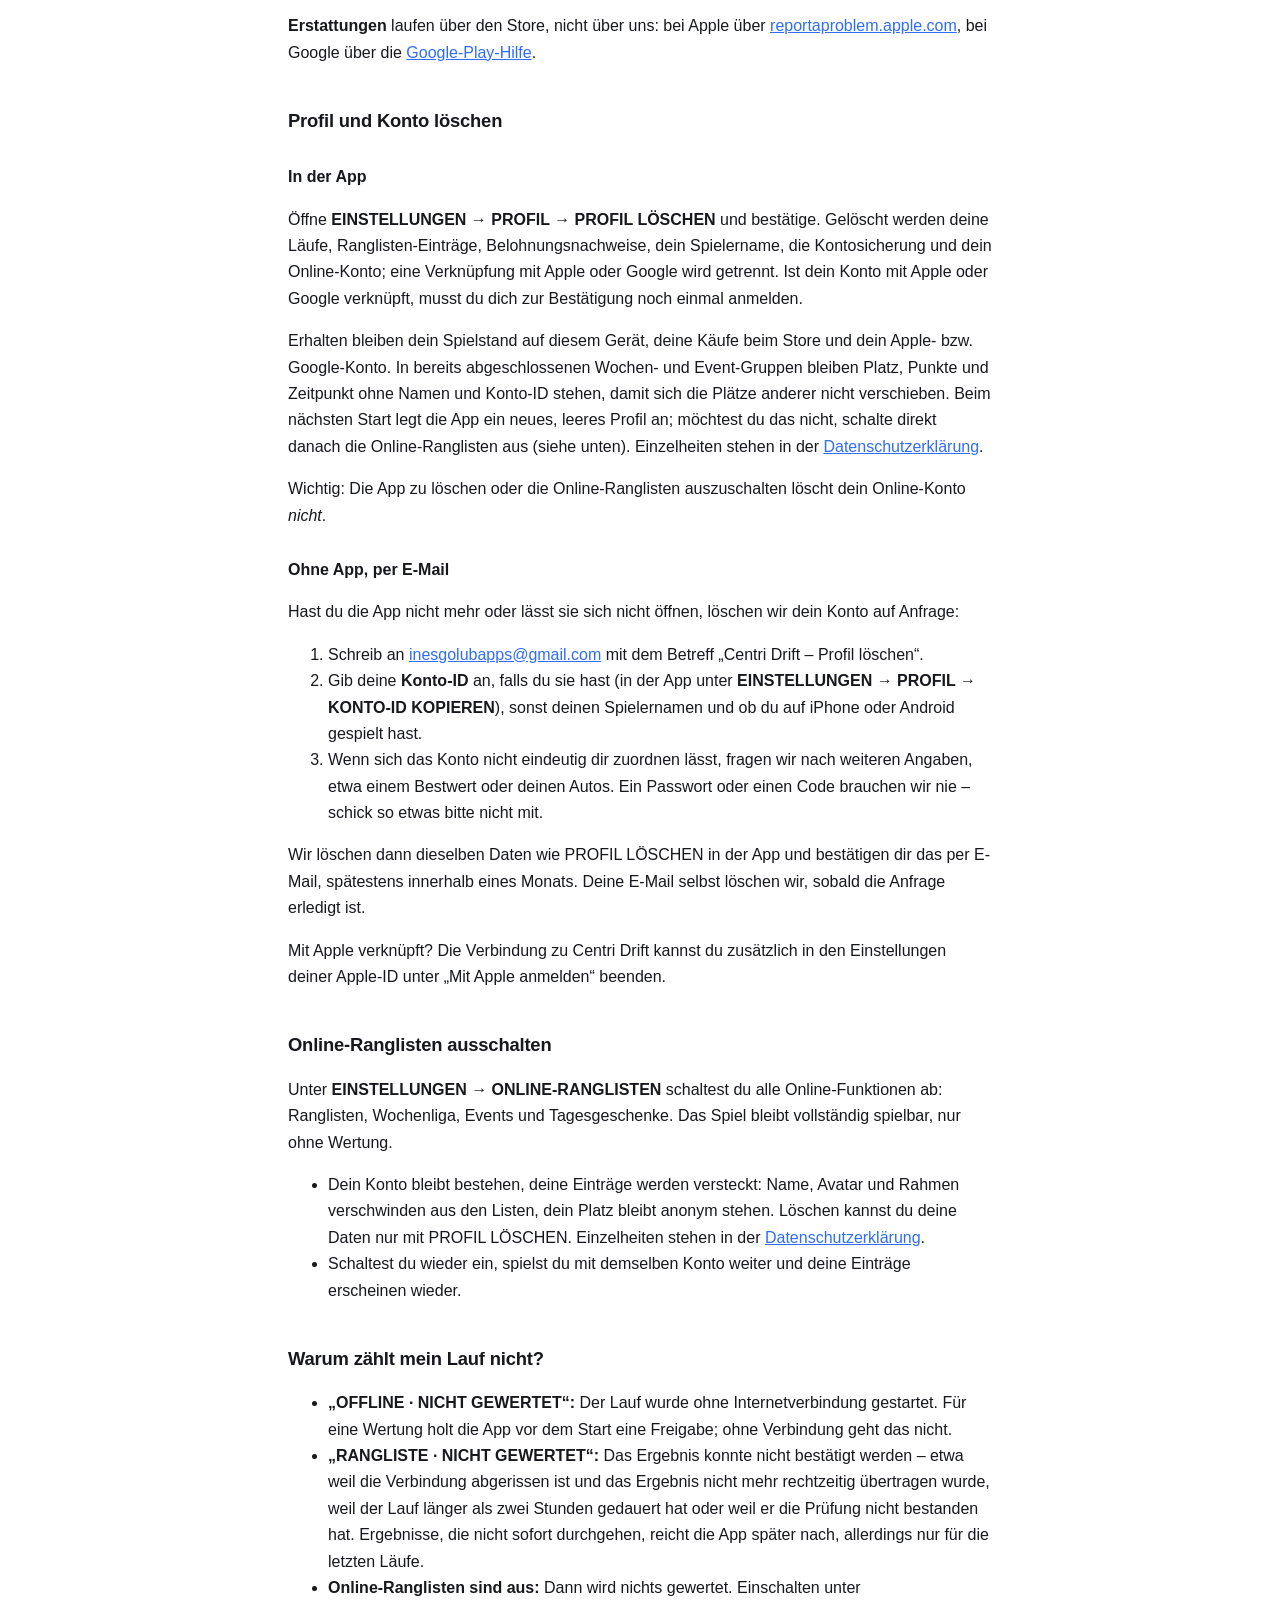
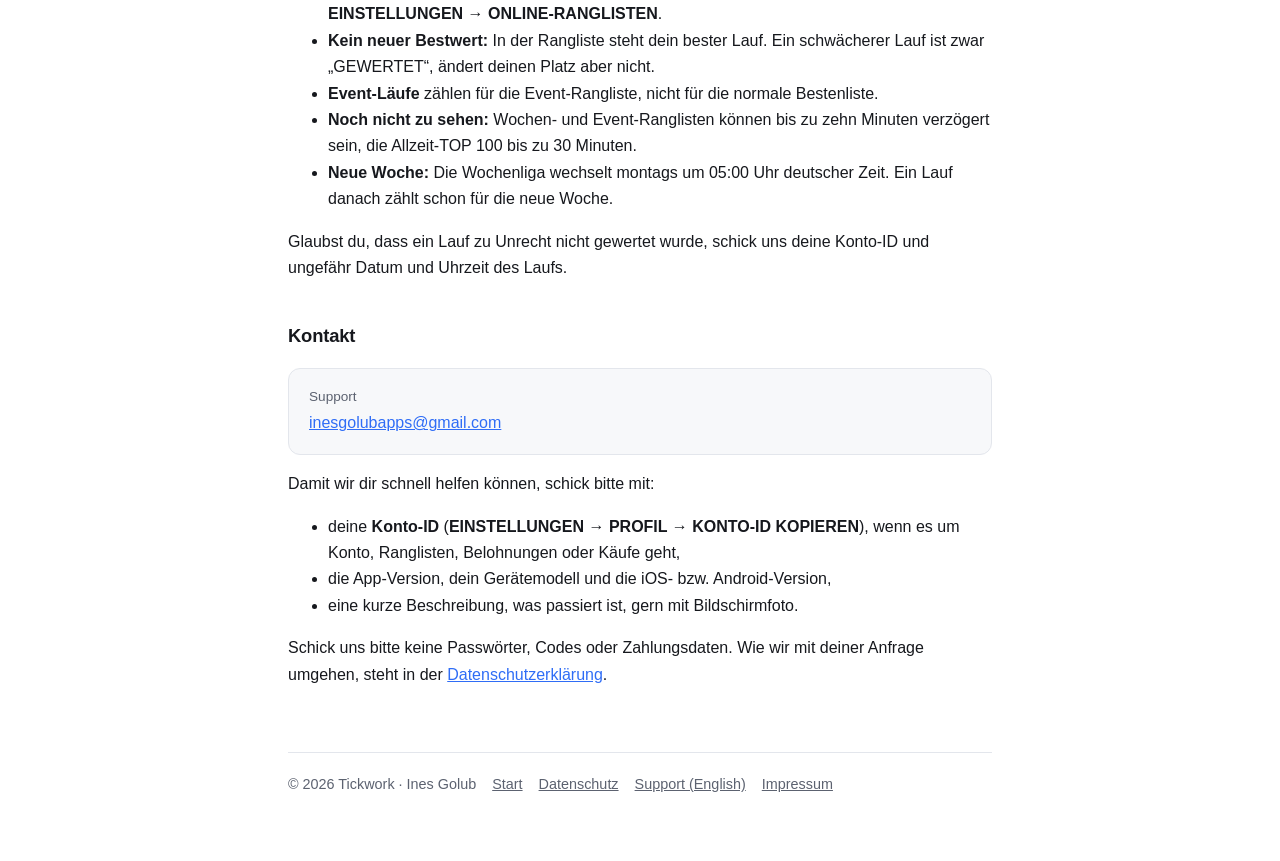
<file: centri-drift/support.html>
<!DOCTYPE html>
<html lang="de">
<head>
<meta charset="utf-8">
<meta name="viewport" content="width=device-width, initial-scale=1">
<title>Hilfe &amp; Support Centri Drift — Tickwork</title>
<meta name="description" content="Hilfe zu Centri Drift: Spielstand auf ein neues Gerät übertragen, Käufe wiederherstellen, Profil löschen, Online-Ranglisten und Kontakt.">
<link rel="stylesheet" href="../style.css">
</head>
<body>
<div class="wrap">

  <header class="site">
    <a class="mark" href="/">Tickwork</a>
    <span class="tag">Centri Drift · iOS &amp; Android</span>
  </header>

  <h1>Hilfe &amp; Support für Centri Drift</h1>
  <p class="updated"><a href="support.html" hreflang="de" lang="de" aria-current="page">DE</a> · <a href="support-en.html" hreflang="en" lang="en">EN</a> · <a href="support-es.html" hreflang="es" lang="es">ES</a> · <a href="support-pt-br.html" hreflang="pt-BR" lang="pt-BR">PT</a> · <a href="support-fr.html" hreflang="fr" lang="fr">FR</a></p>
  <p class="updated">Stand: 6. November 2026 · <a href="datenschutz.html">Datenschutzerklärung</a></p>

  <p class="lead">Antworten auf die häufigsten Fragen zu Centri Drift. Findest du deine Antwort nicht, schreib uns an <a href="mailto:inesgolubapps@gmail.com?subject=Centri%20Drift%20%E2%80%93%20Support">inesgolubapps@gmail.com</a>.</p>

  <div class="card">
    <ul>
      <li><a href="#neues-geraet">Spielstand auf ein neues Gerät übertragen</a></li>
      <li><a href="#kaeufe">Käufe wiederherstellen</a></li>
      <li><a href="#profil-loeschen">Profil und Konto löschen – auch ohne App</a></li>
      <li><a href="#online-aus">Online-Ranglisten ausschalten</a></li>
      <li><a href="#lauf-zaehlt-nicht">Warum zählt mein Lauf nicht?</a></li>
      <li><a href="#kontakt">Kontakt</a></li>
    </ul>
  </div>

  <h2 id="neues-geraet">Spielstand auf ein neues Gerät übertragen</h2>
  <p>Dein Spielstand liegt zunächst nur auf deinem Gerät. Damit du ihn mitnehmen kannst, sichere dein Konto:</p>
  <ol>
    <li>Öffne auf dem bisherigen Gerät <strong>EINSTELLUNGEN → PROFIL → KONTO SICHERN</strong>.</li>
    <li>Melde dich mit Apple oder Google an (je nach Gerät und App-Version).</li>
    <li>Öffne Centri Drift auf dem neuen Gerät, gehe ebenfalls zu <strong>KONTO SICHERN</strong> und melde dich mit demselben Apple- bzw. Google-Konto an.</li>
  </ol>
  <p>Gesichert werden Münzen, Diamanten, Autos und ihre Ausstattung, Avatare und Rahmen, Erfolge, Collectables, Rekorde, entdeckte Welten und deine Kaufberechtigungen. Ton-, Haptik- und ähnliche Einstellungen bleiben auf dem jeweiligen Gerät.</p>
  <p>Hast du auf beiden Geräten schon gespielt, zeigt die App beide Stände nebeneinander, und du wählst einen davon aus. Der andere wird verworfen – Münzen und Autos werden nicht zusammengezählt. Überleg dir die Wahl gut; sie lässt sich nicht rückgängig machen.</p>
  <p>Änderungen werden gesichert, wenn du online bist und gerade nicht fährst, meist nachdem du die App in den Hintergrund geschickt hast. Käufe und abgeholte Belohnungen werden früher gesichert.</p>
  <p><strong>Ohne Kontosicherung</strong> können wir einen Spielstand leider nicht übertragen oder wiederherstellen, auch nicht per E-Mail: Er liegt dann nur auf deinem Gerät. Eine Geräte-Sicherung bei Apple oder Google kann ihn unter Umständen mit wiederherstellen; darauf haben wir keinen Einfluss.</p>

  <h2 id="kaeufe">Käufe wiederherstellen</h2>
  <p>Öffne den <strong>SHOP</strong> und tippe auf <strong>KÄUFE WIEDERHERSTELLEN</strong>. Melde dich dafür auf dem Gerät mit derselben Apple-ID bzw. demselben Google-Konto an, mit dem du gekauft hast. Wiederhergestellt werden dauerhafte Käufe wie <strong>WERBUNG ENTFERNEN</strong>.</p>
  <p>Diamanten-Pakete sind Verbrauchsgüter: Der Store stellt sie nicht erneut bereit. Sie gehören aber zu deinem Guthaben und kommen mit, wenn du dein Konto gesichert hast (siehe oben).</p>
  <p><strong>Kauf hängt bei „WARTET AUF FREIGABE“?</strong> Das passiert zum Beispiel, wenn ein Elternteil den Kauf noch bestätigen muss. Sobald er freigegeben ist, landet er automatisch bei dir.</p>
  <p><strong>Bezahlt, aber nichts erhalten?</strong> Starte die App mit Internetverbindung neu; offene Käufe werden dann abgeschlossen. Hilft das nicht, schreib uns mit Datum, Produkt und der Bestellnummer aus der Kaufbestätigung des Stores. Zahlungsdaten brauchen wir nicht.</p>
  <p><strong>Erstattungen</strong> laufen über den Store, nicht über uns: bei Apple über <a href="https://reportaproblem.apple.com" rel="noopener">reportaproblem.apple.com</a>, bei Google über die <a href="https://support.google.com/googleplay/answer/2479637?hl=de" rel="noopener">Google-Play-Hilfe</a>.</p>

  <h2 id="profil-loeschen">Profil und Konto löschen</h2>
  <h3>In der App</h3>
  <p>Öffne <strong>EINSTELLUNGEN → PROFIL → PROFIL LÖSCHEN</strong> und bestätige. Gelöscht werden deine Läufe, Ranglisten-Einträge, Belohnungsnachweise, dein Spielername, die Kontosicherung und dein Online-Konto; eine Verknüpfung mit Apple oder Google wird getrennt. Ist dein Konto mit Apple oder Google verknüpft, musst du dich zur Bestätigung noch einmal anmelden.</p>
  <p>Erhalten bleiben dein Spielstand auf diesem Gerät, deine Käufe beim Store und dein Apple- bzw. Google-Konto. In bereits abgeschlossenen Wochen- und Event-Gruppen bleiben Platz, Punkte und Zeitpunkt ohne Namen und Konto-ID stehen, damit sich die Plätze anderer nicht verschieben. Beim nächsten Start legt die App ein neues, leeres Profil an; möchtest du das nicht, schalte direkt danach die Online-Ranglisten aus (siehe unten). Einzelheiten stehen in der <a href="datenschutz.html">Datenschutzerklärung</a>.</p>
  <p>Wichtig: Die App zu löschen oder die Online-Ranglisten auszuschalten löscht dein Online-Konto <em>nicht</em>.</p>

  <h3>Ohne App, per E-Mail</h3>
  <p>Hast du die App nicht mehr oder lässt sie sich nicht öffnen, löschen wir dein Konto auf Anfrage:</p>
  <ol>
    <li>Schreib an <a href="mailto:inesgolubapps@gmail.com?subject=Centri%20Drift%20%E2%80%93%20Profil%20l%C3%B6schen">inesgolubapps@gmail.com</a> mit dem Betreff „Centri Drift – Profil löschen“.</li>
    <li>Gib deine <strong>Konto-ID</strong> an, falls du sie hast (in der App unter <strong>EINSTELLUNGEN → PROFIL → KONTO-ID KOPIEREN</strong>), sonst deinen Spielernamen und ob du auf iPhone oder Android gespielt hast.</li>
    <li>Wenn sich das Konto nicht eindeutig dir zuordnen lässt, fragen wir nach weiteren Angaben, etwa einem Bestwert oder deinen Autos. Ein Passwort oder einen Code brauchen wir nie – schick so etwas bitte nicht mit.</li>
  </ol>
  <p>Wir löschen dann dieselben Daten wie PROFIL LÖSCHEN in der App und bestätigen dir das per E-Mail, spätestens innerhalb eines Monats. Deine E-Mail selbst löschen wir, sobald die Anfrage erledigt ist.</p>
  <p>Mit Apple verknüpft? Die Verbindung zu Centri Drift kannst du zusätzlich in den Einstellungen deiner Apple-ID unter „Mit Apple anmelden“ beenden.</p>

  <h2 id="online-aus">Online-Ranglisten ausschalten</h2>
  <p>Unter <strong>EINSTELLUNGEN → ONLINE-RANGLISTEN</strong> schaltest du alle Online-Funktionen ab: Ranglisten, Wochenliga, Events und Tagesgeschenke. Das Spiel bleibt vollständig spielbar, nur ohne Wertung.</p>
  <ul>
    <li>Dein Konto bleibt bestehen, deine Einträge werden versteckt: Name, Avatar und Rahmen verschwinden aus den Listen, dein Platz bleibt anonym stehen. Löschen kannst du deine Daten nur mit PROFIL LÖSCHEN. Einzelheiten stehen in der <a href="datenschutz.html">Datenschutzerklärung</a>.</li>
    <li>Schaltest du wieder ein, spielst du mit demselben Konto weiter und deine Einträge erscheinen wieder.</li>
  </ul>

  <h2 id="lauf-zaehlt-nicht">Warum zählt mein Lauf nicht?</h2>
  <ul>
    <li><strong>„OFFLINE · NICHT GEWERTET“:</strong> Der Lauf wurde ohne Internetverbindung gestartet. Für eine Wertung holt die App vor dem Start eine Freigabe; ohne Verbindung geht das nicht.</li>
    <li><strong>„RANGLISTE · NICHT GEWERTET“:</strong> Das Ergebnis konnte nicht bestätigt werden – etwa weil die Verbindung abgerissen ist und das Ergebnis nicht mehr rechtzeitig übertragen wurde, weil der Lauf länger als zwei Stunden gedauert hat oder weil er die Prüfung nicht bestanden hat. Ergebnisse, die nicht sofort durchgehen, reicht die App später nach, allerdings nur für die letzten Läufe.</li>
    <li><strong>Online-Ranglisten sind aus:</strong> Dann wird nichts gewertet. Einschalten unter <strong>EINSTELLUNGEN → ONLINE-RANGLISTEN</strong>.</li>
    <li><strong>Kein neuer Bestwert:</strong> In der Rangliste steht dein bester Lauf. Ein schwächerer Lauf ist zwar „GEWERTET“, ändert deinen Platz aber nicht.</li>
    <li><strong>Event-Läufe</strong> zählen für die Event-Rangliste, nicht für die normale Bestenliste.</li>
    <li><strong>Noch nicht zu sehen:</strong> Wochen- und Event-Ranglisten können bis zu zehn Minuten verzögert sein, die Allzeit-TOP 100 bis zu 30 Minuten.</li>
    <li><strong>Neue Woche:</strong> Die Wochenliga wechselt montags um 05:00 Uhr deutscher Zeit. Ein Lauf danach zählt schon für die neue Woche.</li>
  </ul>
  <p>Glaubst du, dass ein Lauf zu Unrecht nicht gewertet wurde, schick uns deine Konto-ID und ungefähr Datum und Uhrzeit des Laufs.</p>

  <h2 id="kontakt">Kontakt</h2>
  <div class="card">
    <dl class="meta">
      <dt>Support</dt>
      <dd><a href="mailto:inesgolubapps@gmail.com?subject=Centri%20Drift%20%E2%80%93%20Support">inesgolubapps@gmail.com</a></dd>
    </dl>
  </div>
  <p>Damit wir dir schnell helfen können, schick bitte mit:</p>
  <ul>
    <li>deine <strong>Konto-ID</strong> (<strong>EINSTELLUNGEN → PROFIL → KONTO-ID KOPIEREN</strong>), wenn es um Konto, Ranglisten, Belohnungen oder Käufe geht,</li>
    <li>die App-Version, dein Gerätemodell und die iOS- bzw. Android-Version,</li>
    <li>eine kurze Beschreibung, was passiert ist, gern mit Bildschirmfoto.</li>
  </ul>
  <p>Schick uns bitte keine Passwörter, Codes oder Zahlungsdaten. Wie wir mit deiner Anfrage umgehen, steht in der <a href="datenschutz.html">Datenschutzerklärung</a>.</p>

  <footer class="site">
    <span>© 2026 Tickwork · Ines Golub</span>
    <a href="../index.html">Start</a>
    <a href="datenschutz.html">Datenschutz</a>
    <a href="support-en.html">Support (English)</a>
    <a href="../impressum.html">Impressum</a>
  </footer>

</div>
</body>
</html>
</file>
<file: style.css>
:root {
  --bg: #ffffff;
  --fg: #16181d;
  --muted: #5c6270;
  --line: #e3e6ec;
  --accent: #2f6df6;
  --card: #f7f8fa;
}

@media (prefers-color-scheme: dark) {
  :root {
    --bg: #101216;
    --fg: #e8eaef;
    --muted: #9aa1b0;
    --line: #262a33;
    --accent: #7aa2ff;
    --card: #171a20;
  }
}

* { box-sizing: border-box; }

html { -webkit-text-size-adjust: 100%; }

body {
  margin: 0;
  padding: 0 1.25rem;
  background: var(--bg);
  color: var(--fg);
  font: 16px/1.65 -apple-system, BlinkMacSystemFont, "Segoe UI", Roboto, Helvetica, Arial, sans-serif;
}

.wrap {
  max-width: 44rem;
  margin: 0 auto;
  padding: 3.5rem 0 4rem;
}

header.site {
  display: flex;
  align-items: baseline;
  gap: 0.75rem;
  flex-wrap: wrap;
  margin-bottom: 2.5rem;
}

header.site .mark {
  font-size: 1.5rem;
  font-weight: 650;
  letter-spacing: -0.02em;
  text-decoration: none;
  color: var(--fg);
}

header.site .tag {
  color: var(--muted);
  font-size: 0.95rem;
}

h1 {
  font-size: 2rem;
  line-height: 1.2;
  letter-spacing: -0.02em;
  margin: 0 0 1rem;
}

h2 {
  font-size: 1.15rem;
  letter-spacing: -0.01em;
  margin: 2.5rem 0 0.75rem;
}

h3 {
  font-size: 1rem;
  margin: 1.75rem 0 0.5rem;
}

p, li { color: var(--fg); }

.lead {
  font-size: 1.1rem;
  color: var(--muted);
  margin: 0 0 2rem;
}

a { color: var(--accent); }

.card {
  background: var(--card);
  border: 1px solid var(--line);
  border-radius: 12px;
  padding: 1.1rem 1.25rem;
  margin: 1rem 0;
}

.card p:last-child { margin-bottom: 0; }
.card p:first-child { margin-top: 0; }

dl.meta { margin: 0; }
dl.meta dt { color: var(--muted); font-size: 0.85rem; margin-top: 0.75rem; }
dl.meta dt:first-child { margin-top: 0; }
dl.meta dd { margin: 0.1rem 0 0; }

footer.site {
  margin-top: 4rem;
  padding-top: 1.25rem;
  border-top: 1px solid var(--line);
  color: var(--muted);
  font-size: 0.9rem;
  display: flex;
  gap: 1rem;
  flex-wrap: wrap;
}

footer.site a { color: var(--muted); }

.updated { color: var(--muted); font-size: 0.9rem; }

@media (max-width: 480px) {
  .wrap { padding-top: 2.5rem; }
  h1 { font-size: 1.6rem; }
}
</file>
